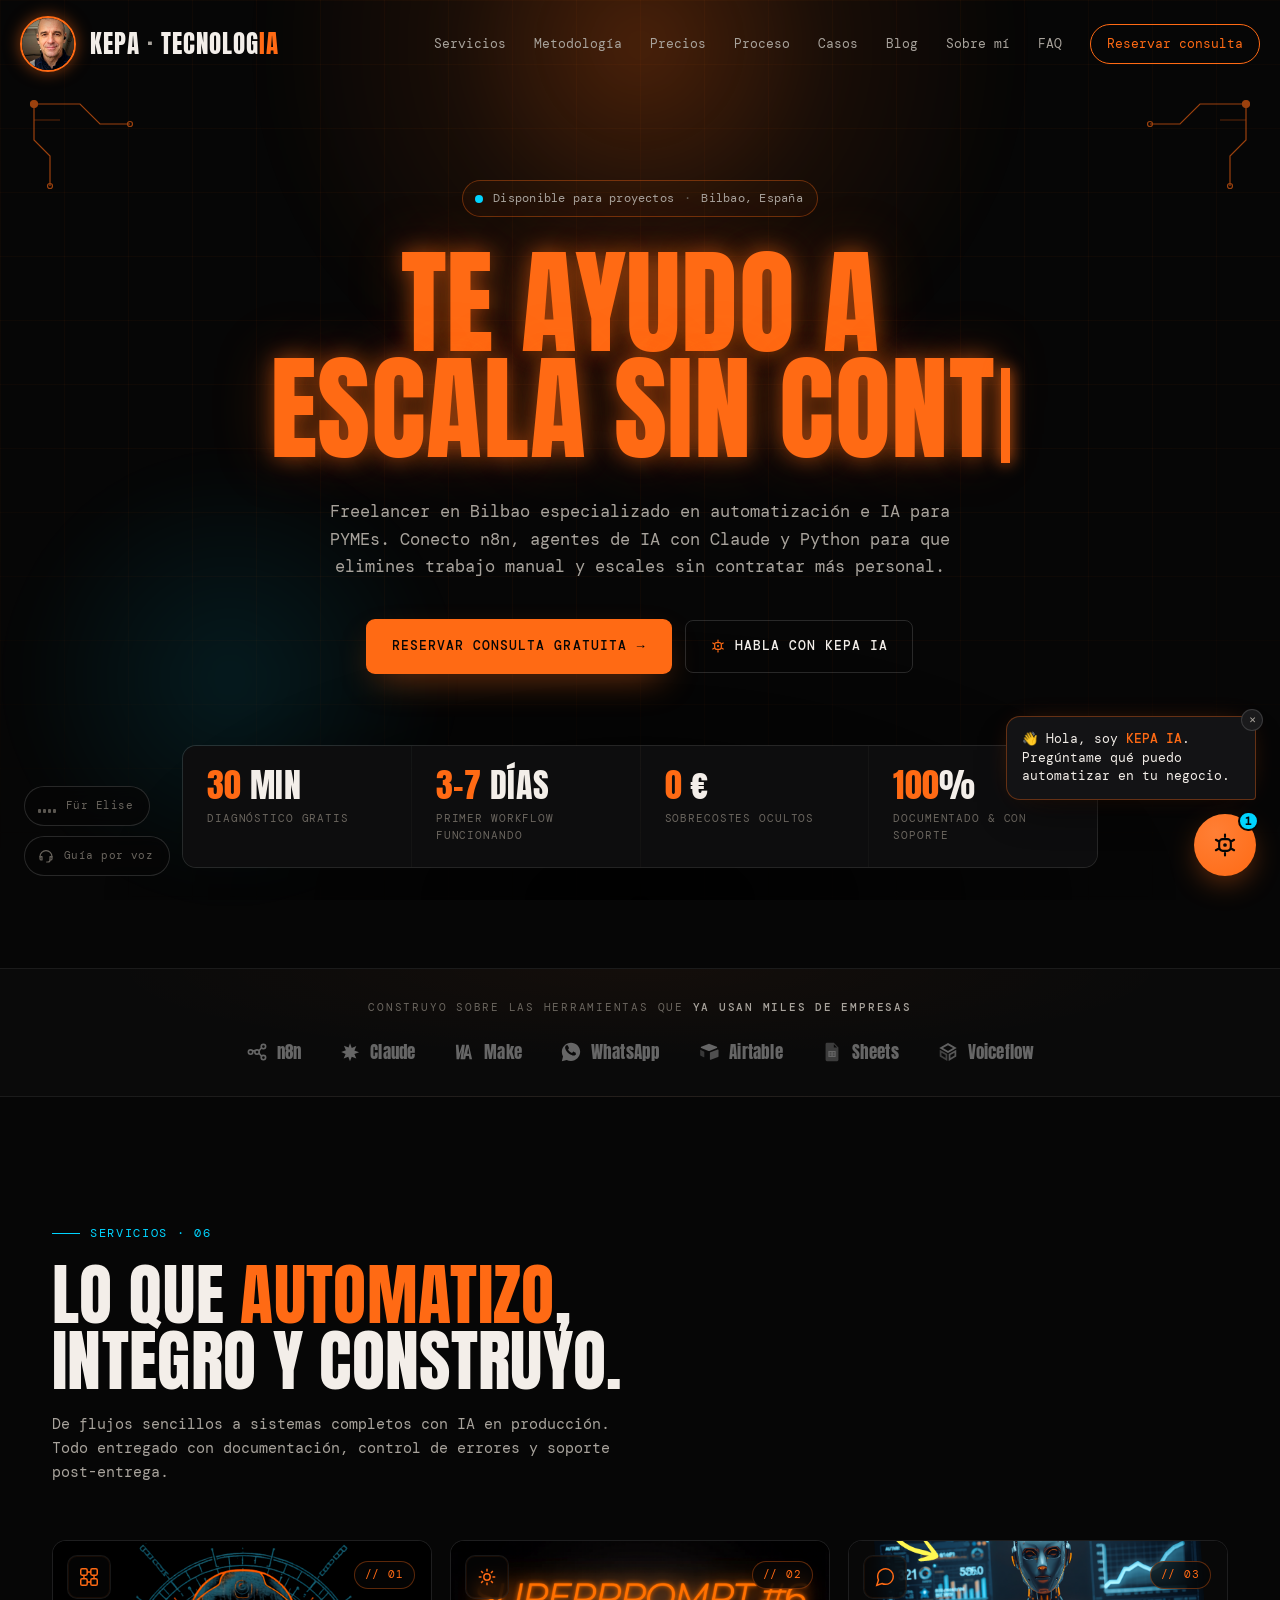
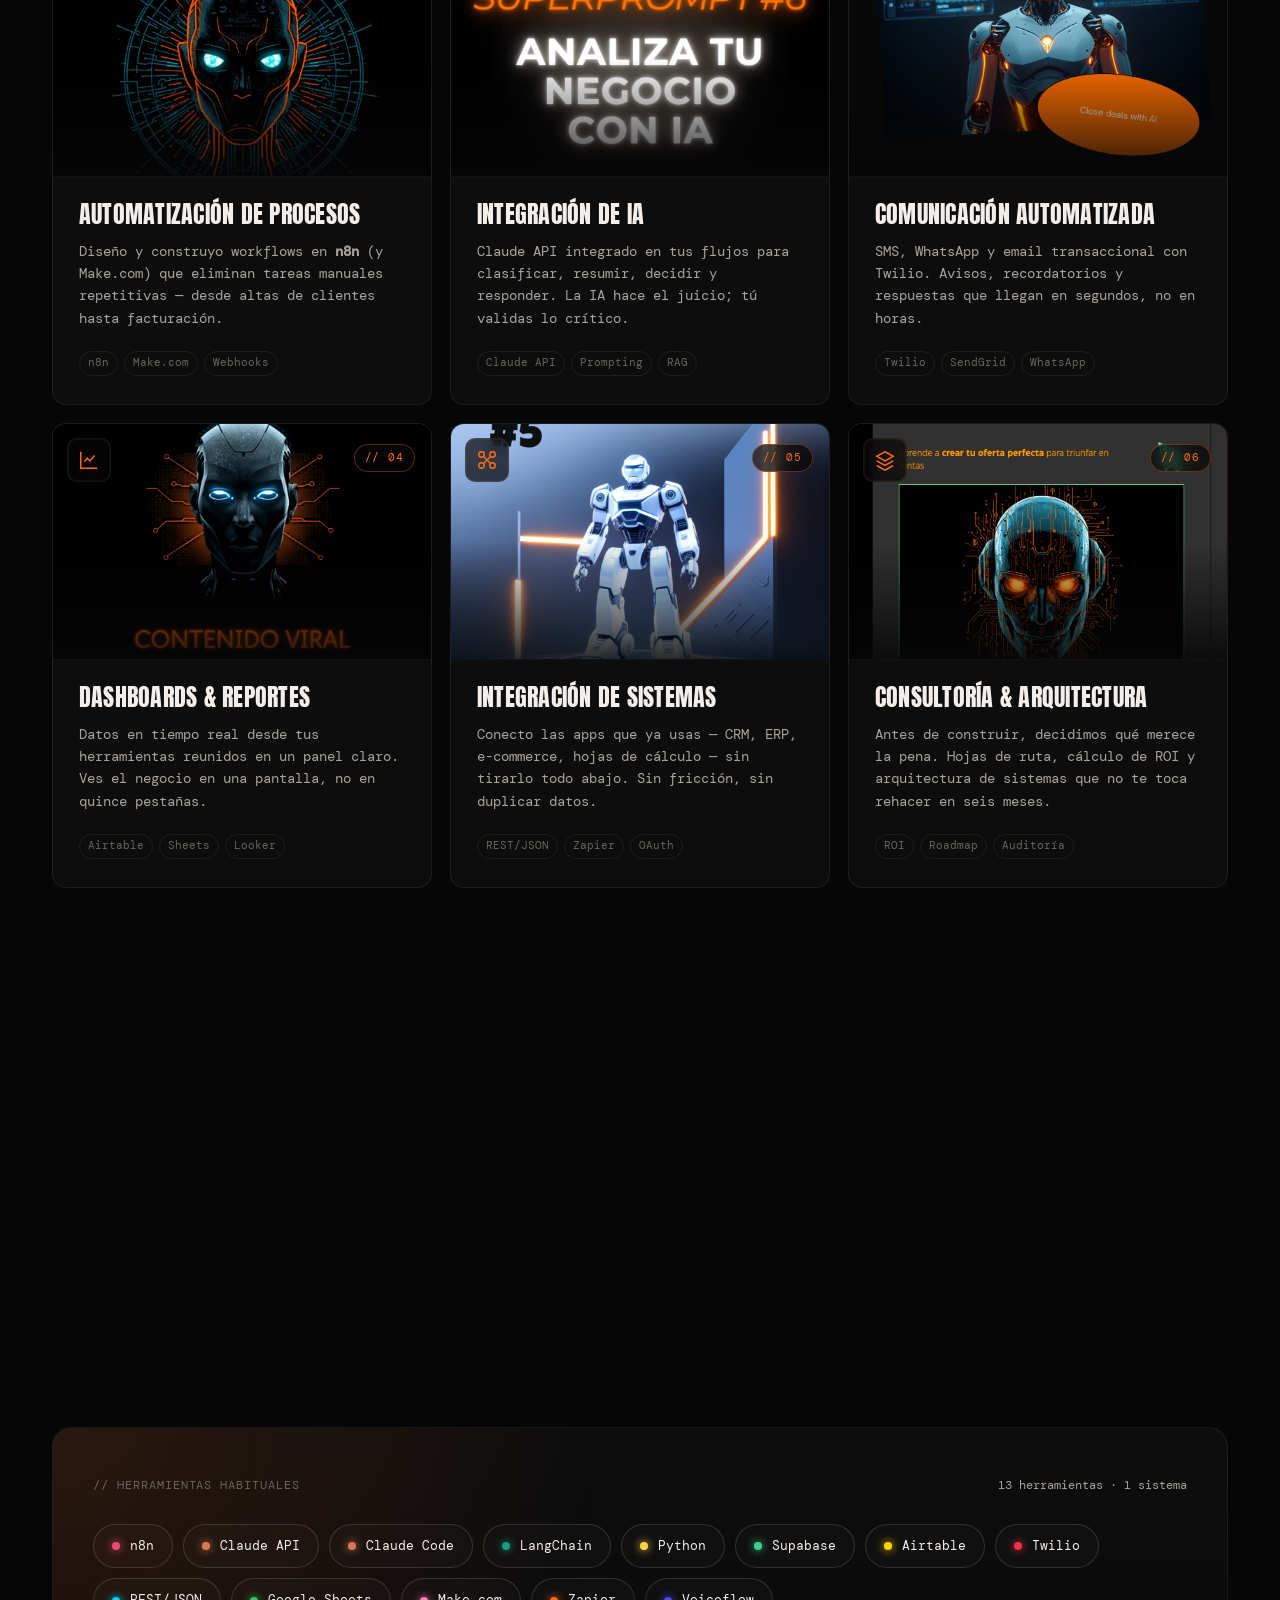
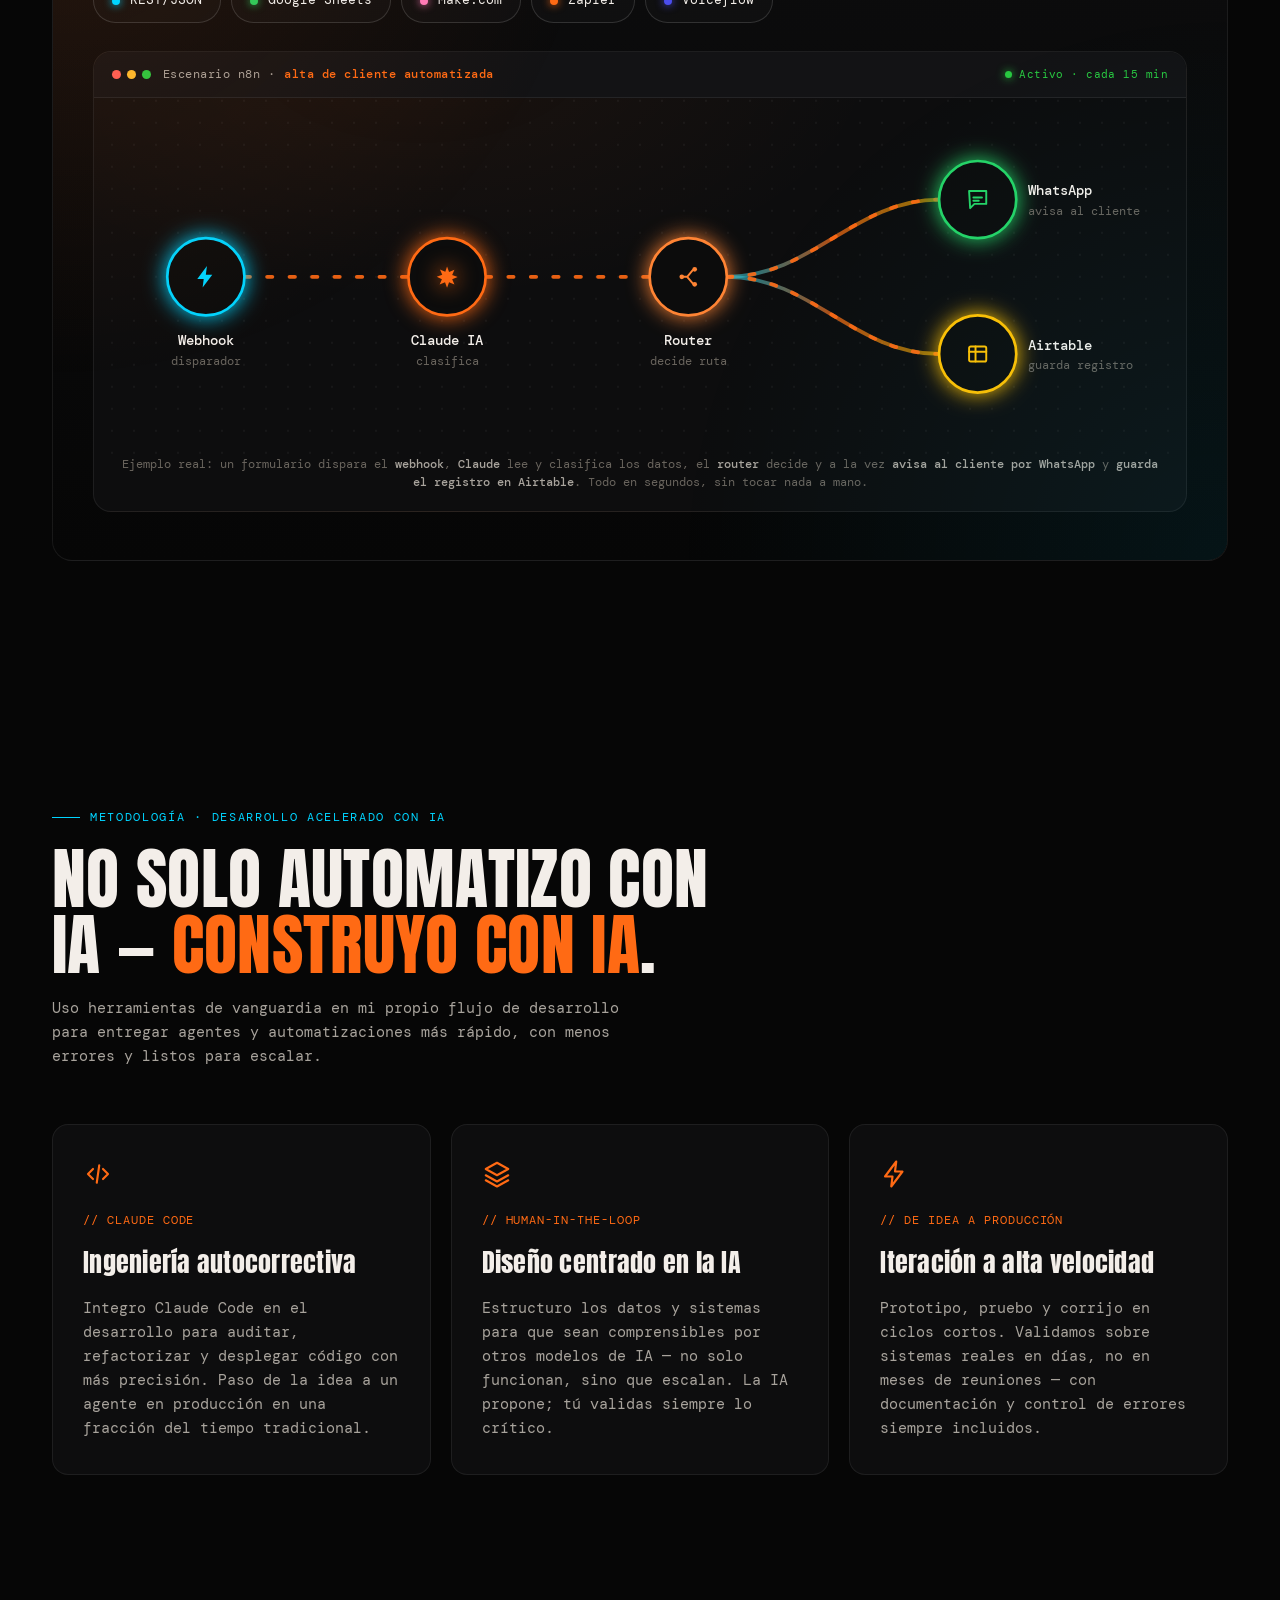
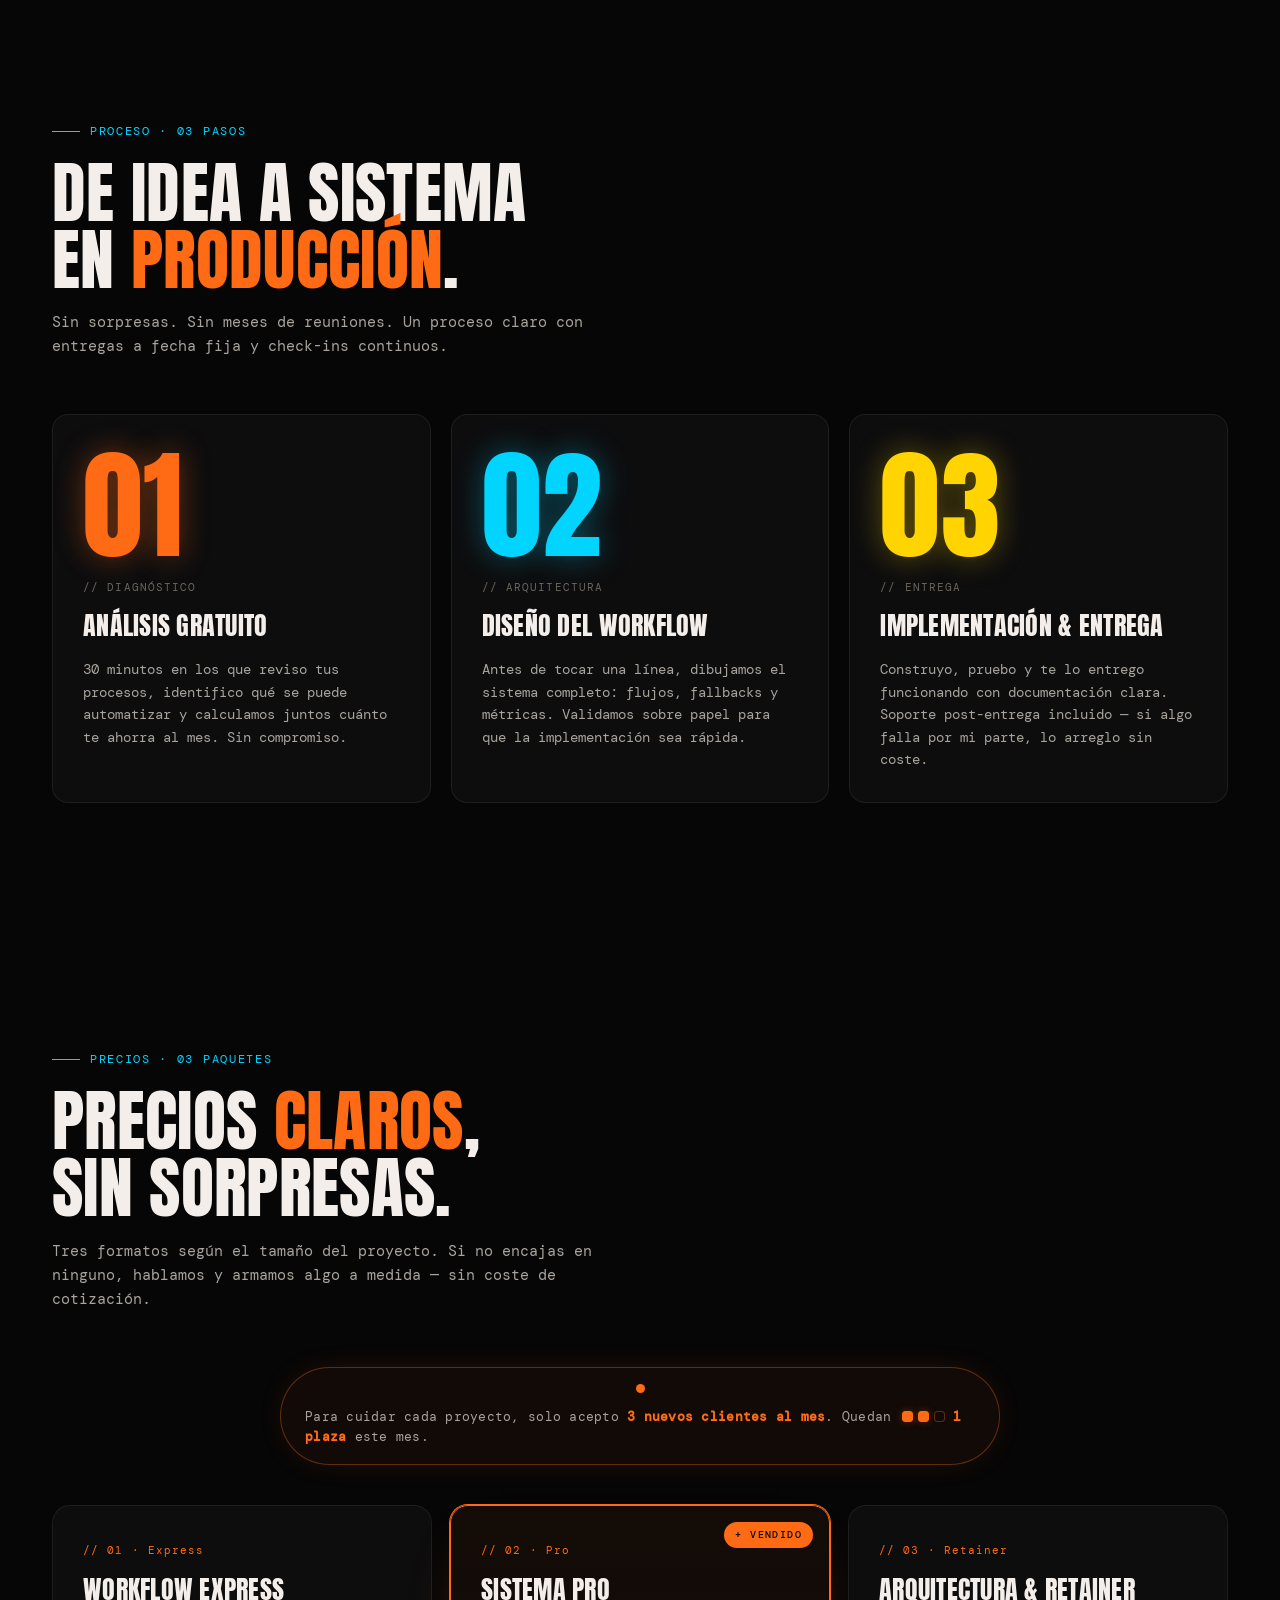
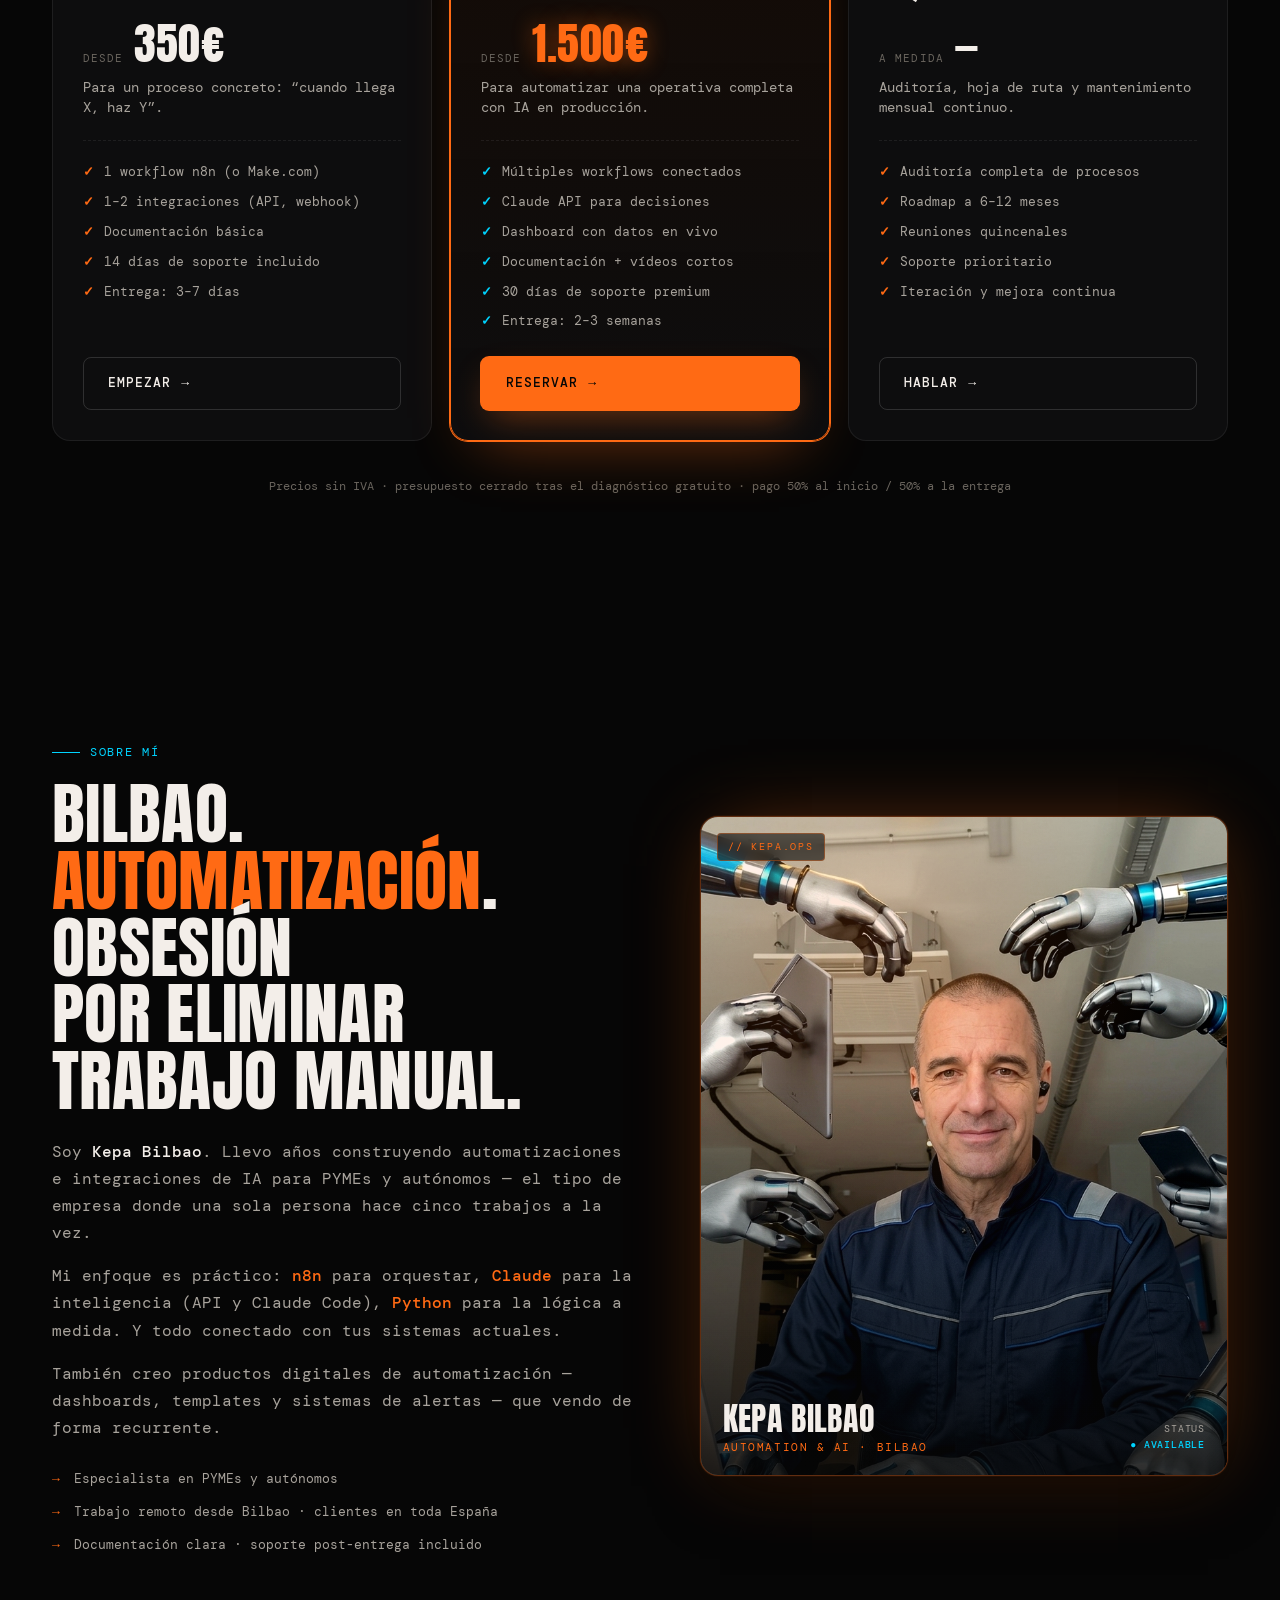
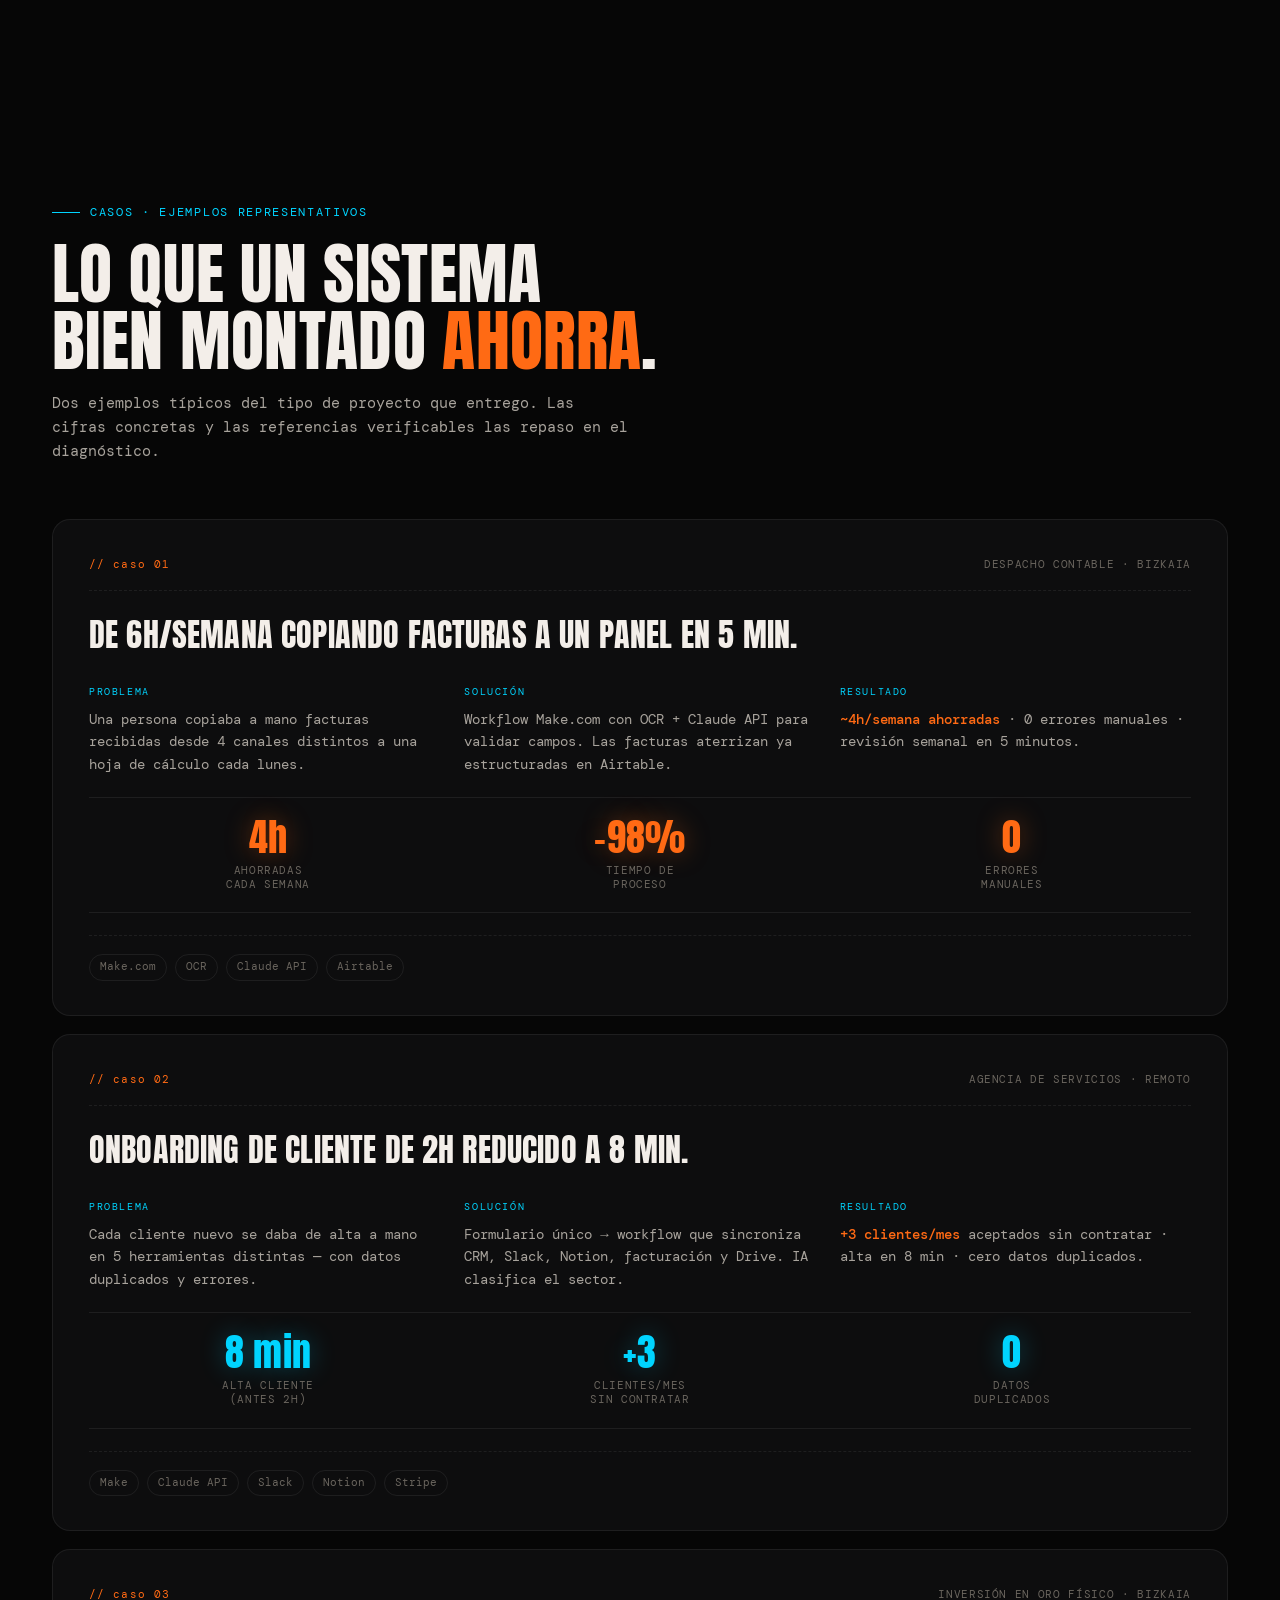
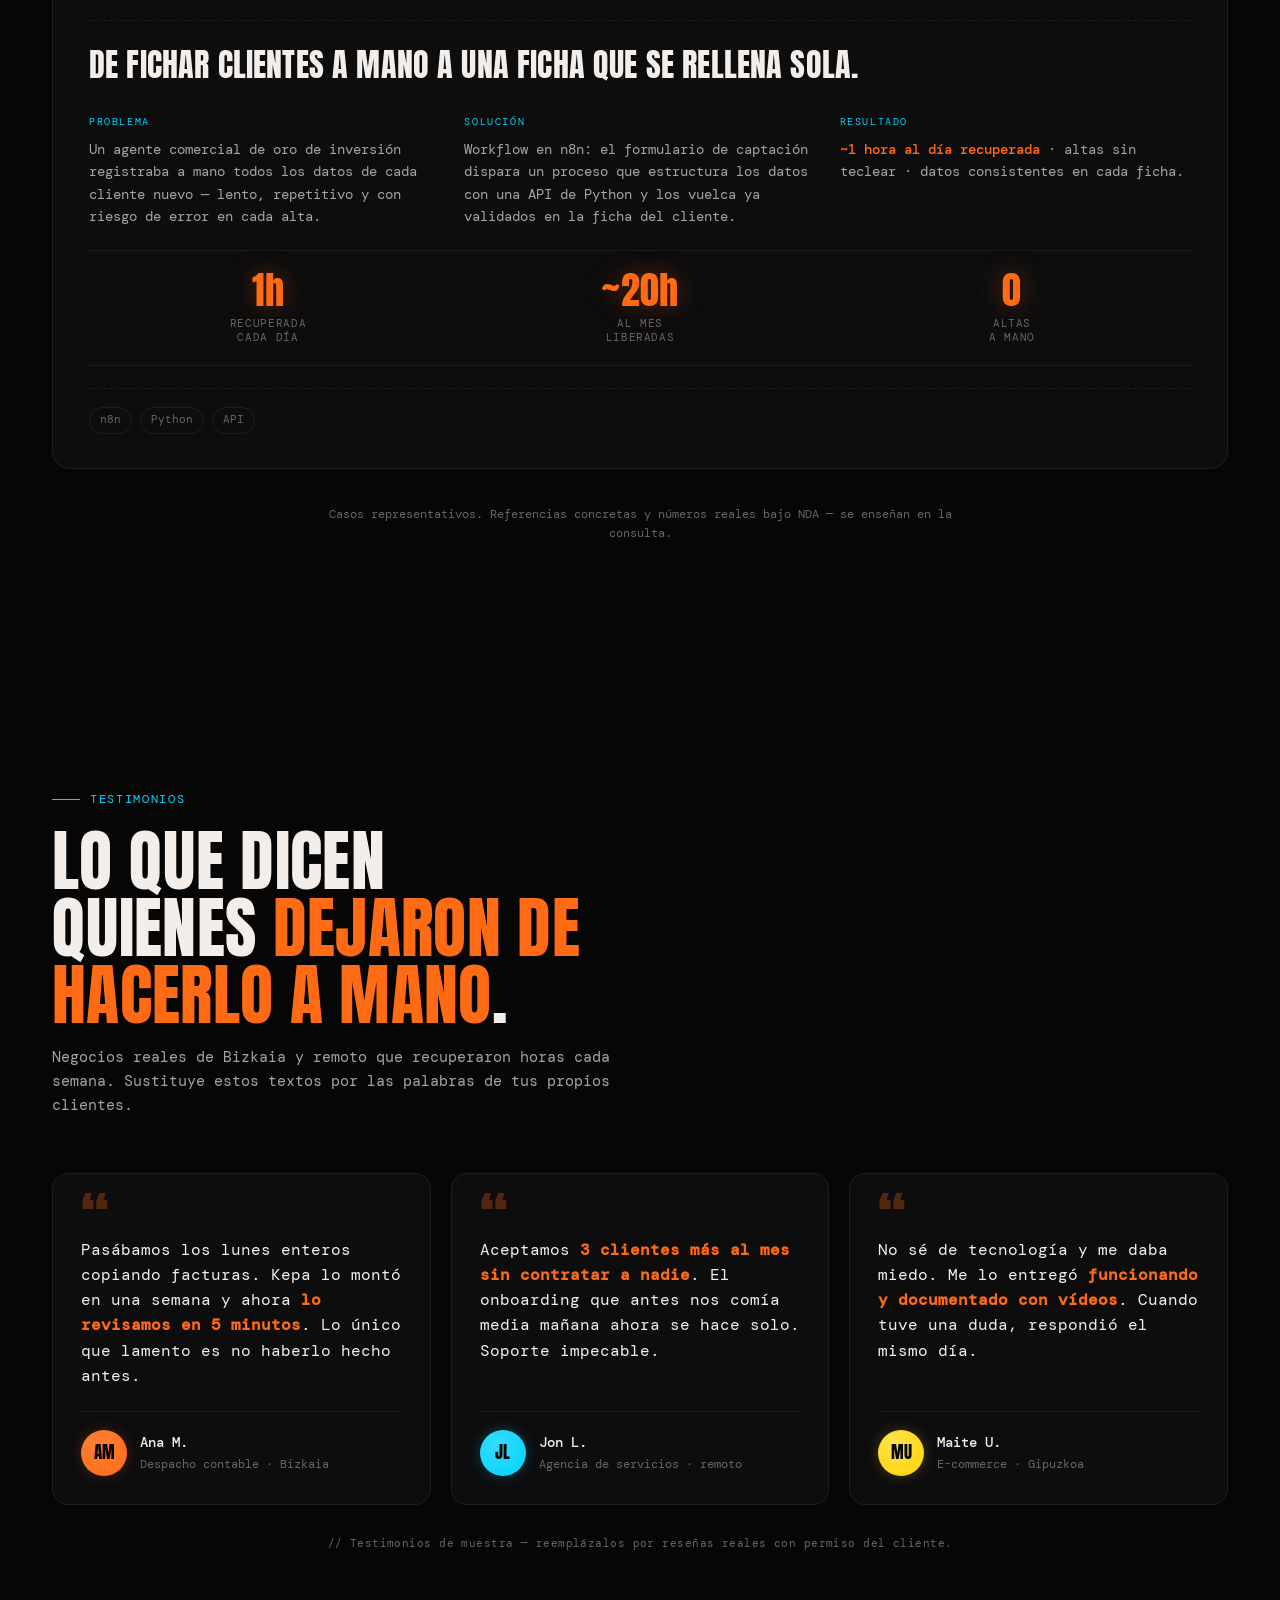
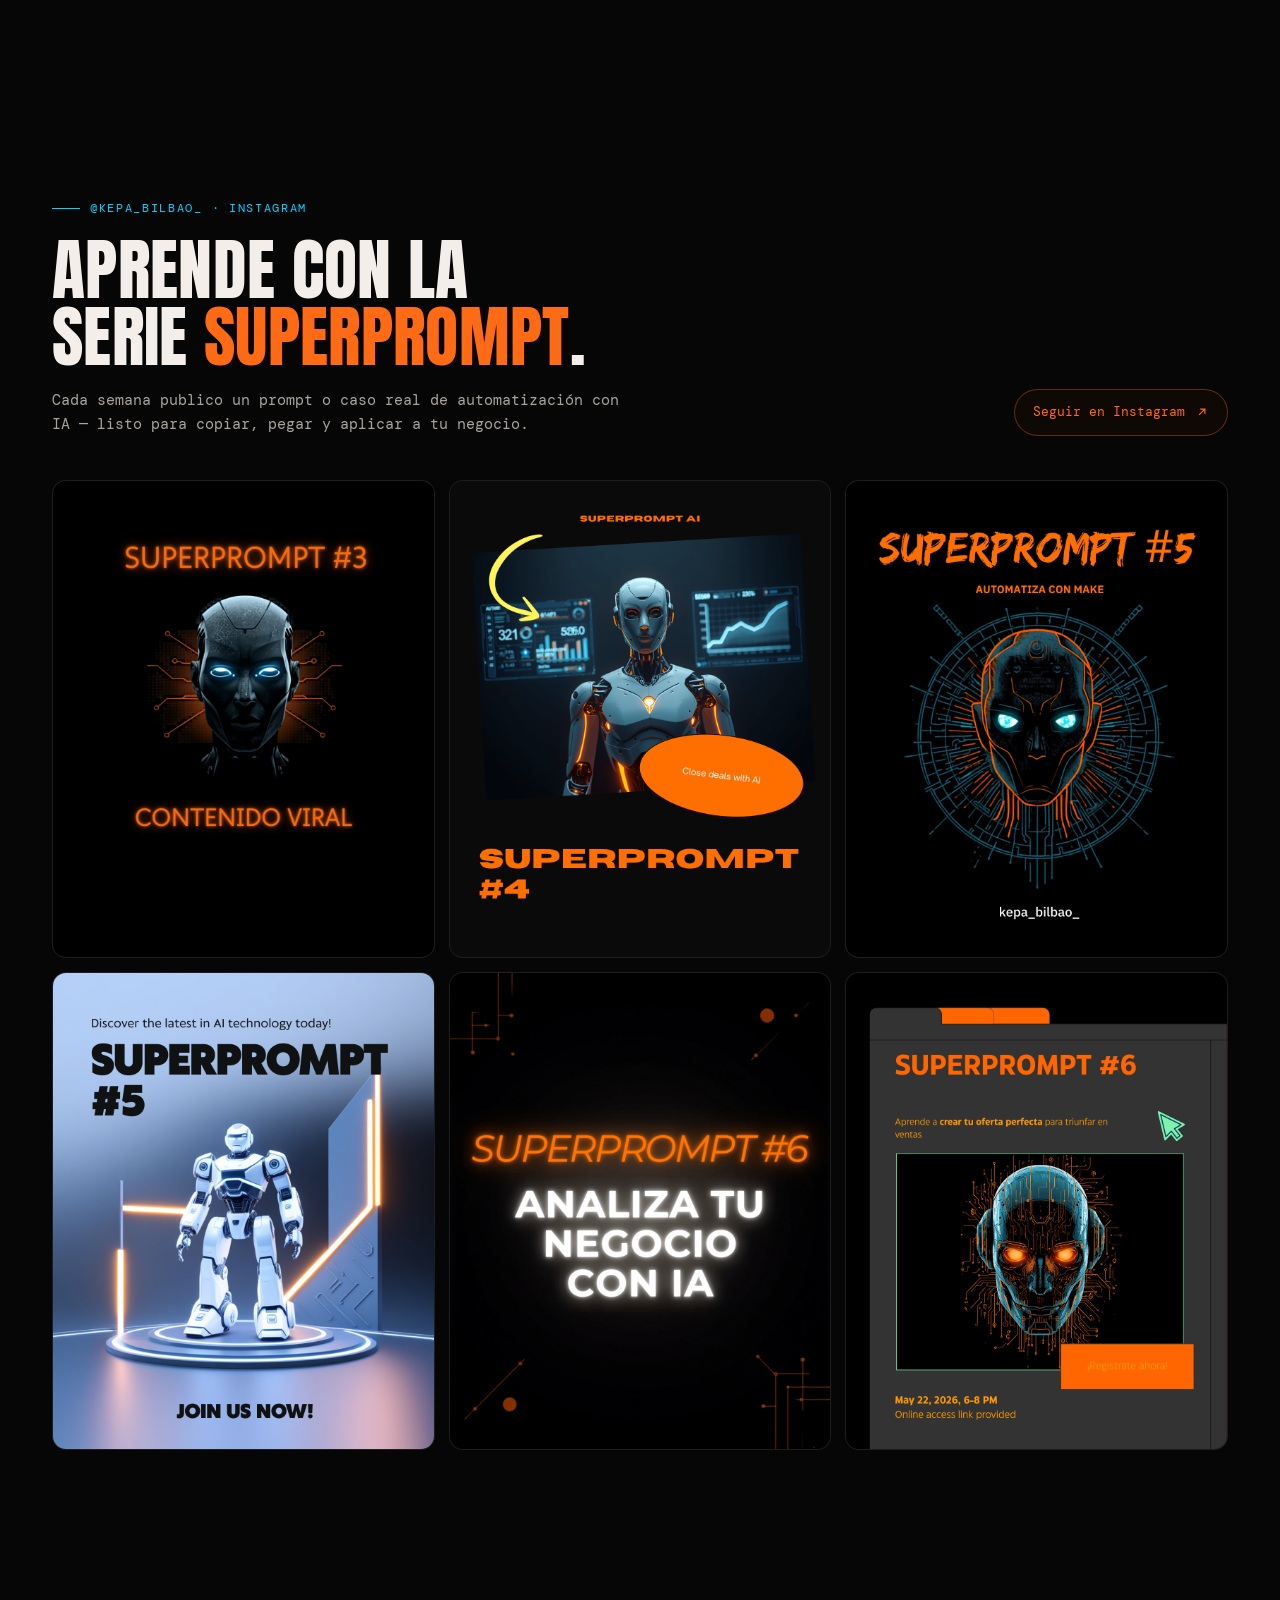
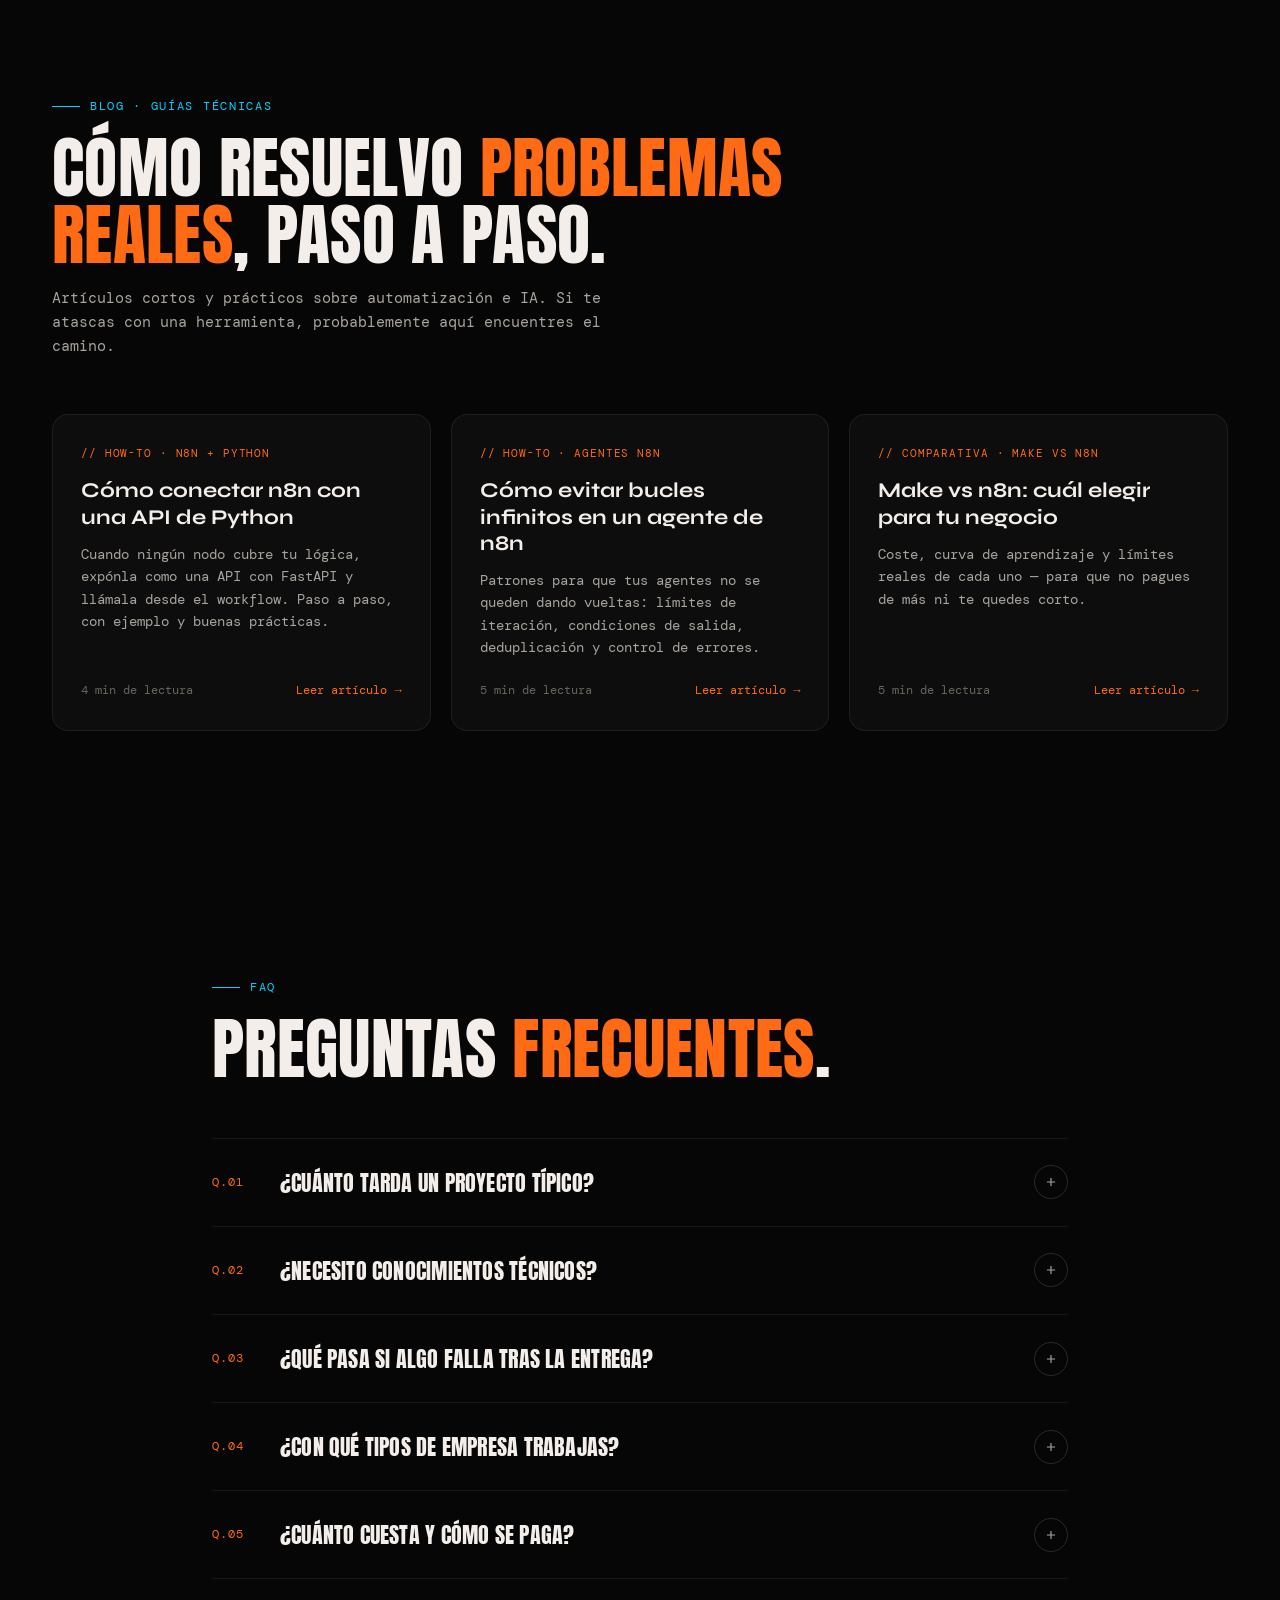
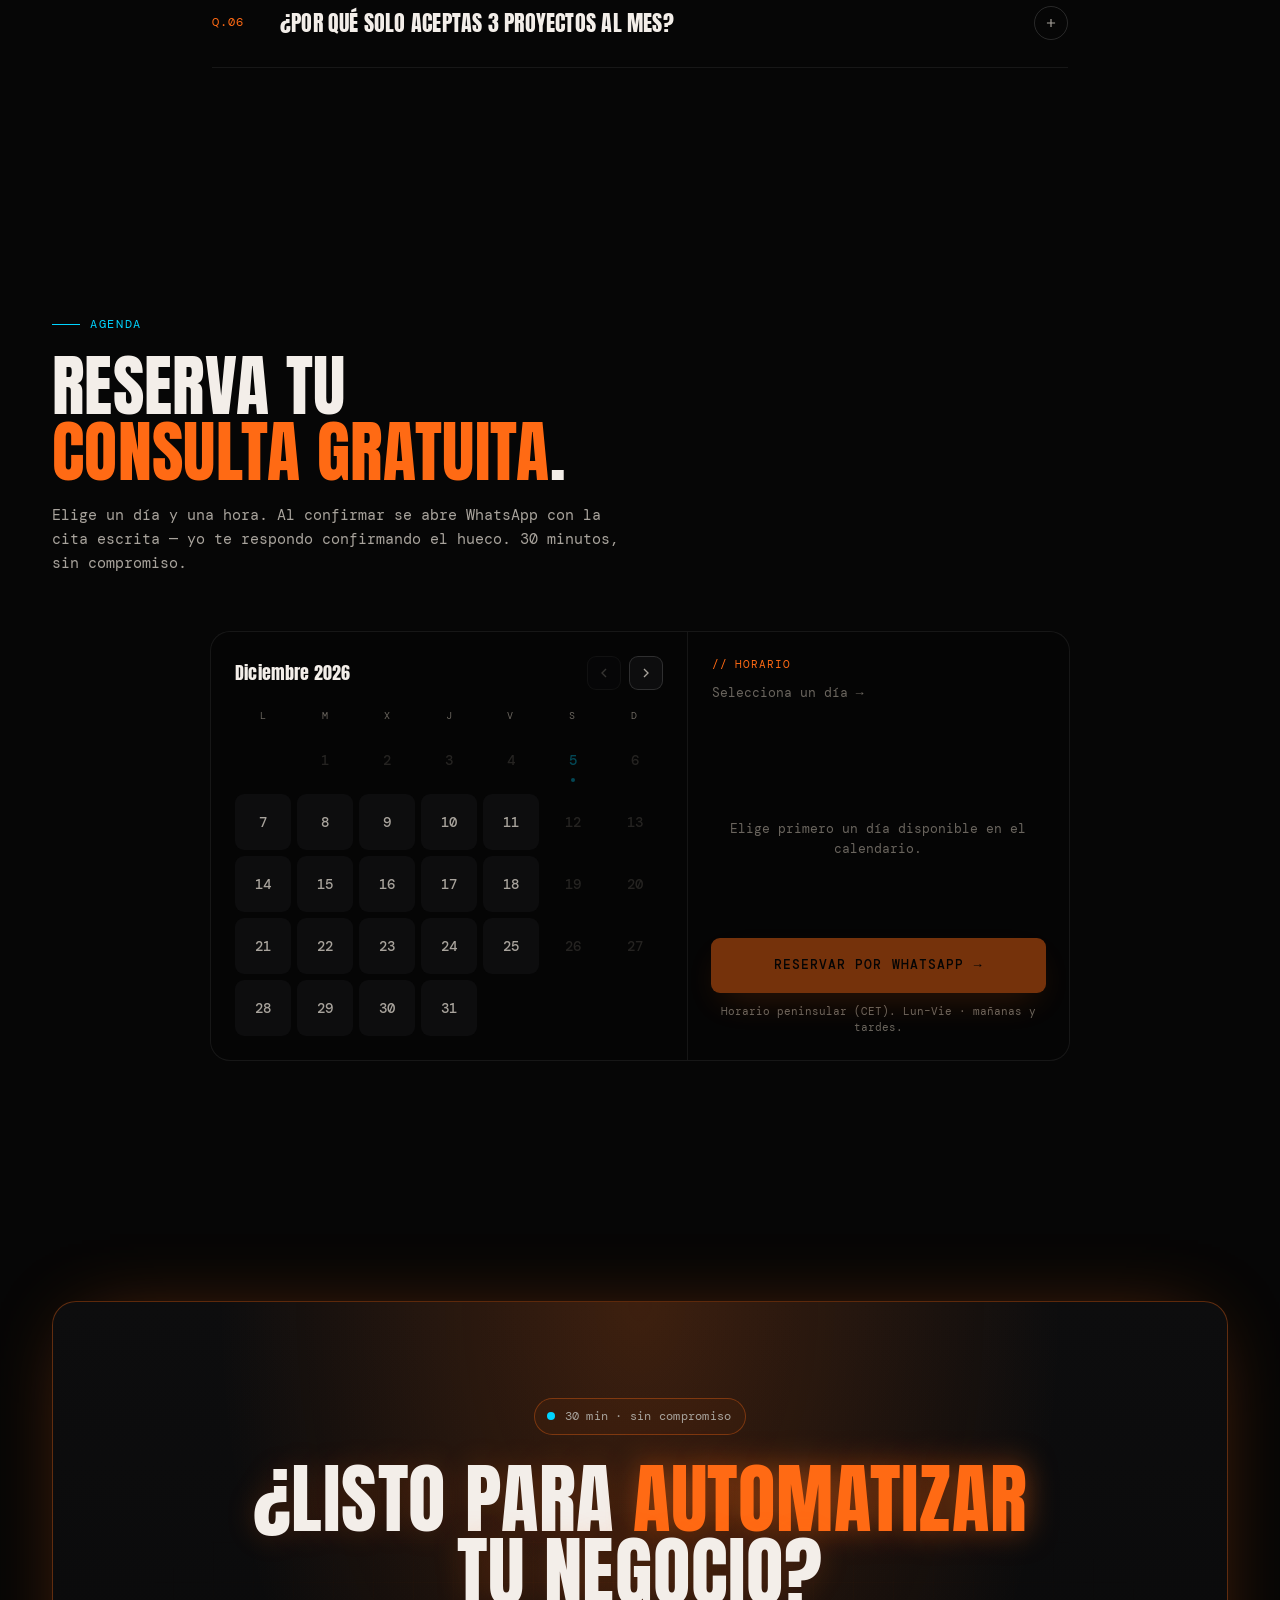
<file: index.html>
<!doctype html>
<html lang="es">
<head>
<meta charset="utf-8" />
<meta name="viewport" content="width=device-width, initial-scale=1" />
<title>Kepa tecnologIA — Automatización e IA para PYMEs</title>
<meta name="description" content="Freelancer en Bilbao. Automatización con n8n, agentes de IA con Claude (API y Claude Code) y Python para PYMEs que quieren escalar sin contratar más personal." />
<meta name="author" content="Kepa Bilbao" />
<meta name="theme-color" content="#ff6a14" />

<!-- Open Graph / Facebook -->
<meta property="og:type" content="website" />
<meta property="og:url" content="https://kepatecnologia.com/" />
<meta property="og:title" content="Kepa tecnologIA — Automatización e IA para PYMEs" />
<meta property="og:description" content="n8n, agentes de IA con Claude y Python para que elimines trabajo manual y escales sin contratar más personal. Bilbao, España." />
<meta property="og:image" content="https://kepatecnologia.com/assets/kepa-photo.png" />
<meta property="og:locale" content="es_ES" />

<!-- Twitter -->
<meta name="twitter:card" content="summary_large_image" />
<meta name="twitter:title" content="Kepa tecnologIA — Automatización e IA para PYMEs" />
<meta name="twitter:description" content="Automatización con n8n y agentes de IA con Claude para PYMEs. 30 min de consulta gratis." />
<meta name="twitter:image" content="https://kepatecnologia.com/assets/kepa-photo.png" />
<link rel="preconnect" href="https://fonts.googleapis.com">
<link rel="preconnect" href="https://fonts.gstatic.com" crossorigin>
<link href="https://fonts.googleapis.com/css2?family=Anton&family=Syne:wght@600;700;800&family=DM+Mono:wght@300;400;500&display=swap" rel="stylesheet">
<!-- ─── JSON-LD · Datos estructurados (E-E-A-T / GEO) ────────
     Le dice a Google, Claude, Perplexity y otras IAs quién es Kepa,
     a qué se dedica, dónde está y con qué tecnologías trabaja. -->
<script type="application/ld+json">
{
  "@context": "https://schema.org",
  "@graph": [
    {
      "@type": "Person",
      "@id": "https://kepatecnologia.com/#kepa",
      "name": "Kepa Bilbao",
      "jobTitle": "Consultor de IA y Automatización",
      "description": "Consultor especializado en automatización inteligente, desarrollo de software con IA y orquestación de agentes autónomos para PYMEs y autónomos.",
      "image": "https://kepatecnologia.com/assets/kepa-photo.png",
      "url": "https://kepatecnologia.com/",
      "email": "kepabilbao67@gmail.com",
      "knowsAbout": [
        "Automatización de procesos",
        "Inteligencia Artificial aplicada",
        "Agentes de IA autónomos",
        "Integración de APIs",
        "Desarrollo Low-Code y No-Code",
        "Python",
        "n8n",
        "LangChain",
        "Claude Code",
        "Claude API",
        "Make.com",
        "Supabase",
        "Airtable",
        "Twilio"
      ],
      "address": {
        "@type": "PostalAddress",
        "addressLocality": "Bilbao",
        "addressRegion": "Bizkaia",
        "addressCountry": "ES"
      },
      "worksFor": { "@id": "https://kepatecnologia.com/#business" },
      "sameAs": [
        "https://www.linkedin.com/in/kepa-bilbao",
        "https://www.fiverr.com/kepabilbotech",
        "https://instagram.com/kepa_bilbao_",
        "https://www.youtube.com/@pedrobilbao4182",
        "https://www.facebook.com/kepa.bilbao"
      ]
    },
    {
      "@type": "ProfessionalService",
      "@id": "https://kepatecnologia.com/#business",
      "name": "KEPA tecnologIA",
      "alternateName": "KepatecnologIA",
      "description": "Consultoría en automatización inteligente e IA: orquestación de agentes autónomos con n8n, LangChain y Python, e integración de Claude (API y Claude Code) para PYMEs. También ecosistemas Low-Code como Make.",
      "url": "https://kepatecnologia.com/",
      "image": "https://kepatecnologia.com/assets/kepa-photo.png",
      "email": "kepabilbao67@gmail.com",
      "telephone": "+34643371782",
      "priceRange": "€€",
      "founder": { "@id": "https://kepatecnologia.com/#kepa" },
      "provider": { "@id": "https://kepatecnologia.com/#kepa" },
      "areaServed": [
        { "@type": "Place", "name": "Bilbao" },
        { "@type": "Place", "name": "Bizkaia" },
        { "@type": "Country", "name": "España" },
        { "@type": "VirtualLocation", "name": "Remoto" }
      ],
      "address": {
        "@type": "PostalAddress",
        "addressLocality": "Bilbao",
        "addressRegion": "Bizkaia",
        "addressCountry": "ES"
      },
      "knowsAbout": [
        "n8n", "Python", "LangChain", "Claude Code", "Claude API", "Make.com", "Supabase", "Airtable", "Twilio"
      ],
      "hasOfferCatalog": {
        "@type": "OfferCatalog",
        "name": "Servicios de automatización e IA",
        "itemListElement": [
          { "@type": "Offer", "itemOffered": { "@type": "Service", "name": "Automatización de procesos con n8n (y Make.com)" } },
          { "@type": "Offer", "itemOffered": { "@type": "Service", "name": "Desarrollo de agentes de IA autónomos con LangChain y Python" } },
          { "@type": "Offer", "itemOffered": { "@type": "Service", "name": "Integración de IA en negocios con Claude API" } },
          { "@type": "Offer", "itemOffered": { "@type": "Service", "name": "Ingeniería de software asistida por Claude Code" } }
        ]
      },
      "sameAs": [
        "https://www.linkedin.com/in/kepa-bilbao",
        "https://www.fiverr.com/kepabilbotech",
        "https://instagram.com/kepa_bilbao_",
        "https://www.youtube.com/@pedrobilbao4182",
        "https://www.facebook.com/kepa.bilbao"
      ]
    },
    {
      "@type": "WebSite",
      "@id": "https://kepatecnologia.com/#website",
      "url": "https://kepatecnologia.com/",
      "name": "KEPA tecnologIA",
      "description": "Automatización e IA para PYMEs desde Bilbao.",
      "inLanguage": "es-ES",
      "publisher": { "@id": "https://kepatecnologia.com/#kepa" }
    }
  ]
}
</script>

<link rel="stylesheet" href="css/styles.css">
<link rel="stylesheet" href="css/tweaks.css">
<style>
  /* Se queda en el HTML: url(#mkGrad) apunta al degradado SVG de esta página.
     Desde un CSS externo algunos navegadores lo buscarían dentro del .css. */
  .mk-conn { stroke: url(#mkGrad); }
</style>
</head>
<body>

<!-- ─── NAV ─────────────────────────────────────────────── -->
<nav class="nav" id="nav">
  <div class="wrap nav-inner">
    <a href="#top" class="logo" aria-label="Kepa tecnologIA — inicio">
      <img src="assets/kepa-mark-5bf6a20a.png" alt="" />
      <span>KEPA <span class="dim">·</span> TECNOLOG<span class="ia">IA</span></span>
    </a>
    <div class="nav-links" id="navLinks">
      <a href="#servicios">Servicios</a>
      <a href="#metodologia">Metodología</a>
      <a href="#precios">Precios</a>
      <a href="#proceso">Proceso</a>
      <a href="#casos">Casos</a>
      <a href="#blog">Blog</a>
      <a href="#sobre-mi">Sobre mí</a>
      <a href="#faq">FAQ</a>
      <a href="#contacto" class="nav-cta">Reservar consulta</a>
    </div>
    <button class="nav-toggle" id="navToggle" aria-label="Abrir menú" aria-expanded="false">
      <span></span><span></span><span></span>
    </button>
  </div>
</nav>
<div class="nav-backdrop" id="navBackdrop" aria-hidden="true"></div>

<!-- ─── HERO ────────────────────────────────────────────── -->
<header class="hero" id="top">
  <div class="hero-glow" aria-hidden="true"></div>
  <div class="hero-glow cyan" aria-hidden="true"></div>

  <!-- circuit corner decorations -->
  <svg class="corner-deco tl" viewBox="0 0 120 120" fill="none" stroke="currentColor" stroke-width="1.2" aria-hidden="true">
    <circle cx="14" cy="14" r="3.5" fill="currentColor"/>
    <path d="M14 14 H 60 L 80 34 H 110"/>
    <path d="M14 14 V 50 L 30 66 V 96"/>
    <circle cx="110" cy="34" r="2.5"/>
    <circle cx="30" cy="96" r="2.5"/>
    <path d="M14 30 H 40" opacity="0.5"/>
  </svg>
  <svg class="corner-deco tr" viewBox="0 0 120 120" fill="none" stroke="currentColor" stroke-width="1.2" aria-hidden="true">
    <circle cx="14" cy="14" r="3.5" fill="currentColor"/>
    <path d="M14 14 H 60 L 80 34 H 110"/>
    <path d="M14 14 V 50 L 30 66 V 96"/>
    <circle cx="110" cy="34" r="2.5"/>
    <circle cx="30" cy="96" r="2.5"/>
    <path d="M14 30 H 40" opacity="0.5"/>
  </svg>

  <div class="wrap hero-inner">
    <span class="badge reveal" id="badge">
      <span class="dot"></span>
      Disponible para proyectos
      <span class="sep">·</span>
      Bilbao, España
    </span>

    <h1 class="hero-title">
      <span class="line reveal d1" style="color: var(--orange); text-shadow: 0 0 22px rgba(255,106,20,0.55), 0 0 60px rgba(255,106,20,0.25);">Te ayudo a</span>
      <span class="line reveal d2"><span class="tw-wrap"><span class="tw" id="typewriter">automatiza tu negocio.</span><span class="caret" aria-hidden="true"></span></span></span>
    </h1>

    <p class="hero-sub reveal d3">
      Freelancer en Bilbao especializado en automatización e IA para PYMEs.
      Conecto n8n, agentes de IA con Claude y Python para que elimines trabajo manual y escales sin contratar más personal.
    </p>

    <div class="hero-ctas reveal d4">
      <a href="#contacto" class="btn btn-primary">
        Reservar consulta gratuita <span class="arrow">→</span>
      </a>
      <button type="button" class="btn btn-ghost btn-kia" data-open-kia>
        <span class="kia-spark" aria-hidden="true">
          <svg width="16" height="16" viewBox="0 0 24 24" fill="none" stroke="currentColor" stroke-width="1.8" stroke-linecap="round" stroke-linejoin="round"><path d="M12 3v2.2M12 18.8V21M4.2 7.5l1.9 1.1M17.9 15.4l1.9 1.1M4.2 16.5l1.9-1.1M17.9 8.6l1.9-1.1"/><rect x="7" y="7" width="10" height="10" rx="3"/><circle cx="12" cy="12" r="1.6" fill="currentColor" stroke="none"/></svg>
        </span>
        Habla con KEPA IA
      </button>
    </div>

    <div class="stats reveal d5">
      <div class="stat">
        <div class="stat-num"><span class="accent">30</span> MIN</div>
        <div class="stat-label">Diagnóstico gratis</div>
      </div>
      <div class="stat">
        <div class="stat-num"><span class="accent">3-7</span> DÍAS</div>
        <div class="stat-label">Primer workflow funcionando</div>
      </div>
      <div class="stat">
        <div class="stat-num"><span class="accent">0</span> €</div>
        <div class="stat-label">Sobrecostes ocultos</div>
      </div>
      <div class="stat">
        <div class="stat-num"><span class="accent">100</span>%</div>
        <div class="stat-label">Documentado &amp; con soporte</div>
      </div>
    </div>
  </div>
</header>

<!-- ─── BANDA DE CONFIANZA ──────────────────────────────── -->
<section class="trust reveal" aria-label="Herramientas que utilizo">
  <div class="wrap">
    <div class="trust-label">Construyo sobre las herramientas que <b>ya usan miles de empresas</b></div>
    <div class="trust-row">
      <span class="trust-logo" data-b="n8n">
        <svg viewBox="0 0 24 24" fill="none" stroke="currentColor" stroke-width="1.8" aria-hidden="true"><circle cx="5" cy="12" r="2.4"/><circle cx="19" cy="6" r="2.4"/><circle cx="19" cy="18" r="2.4"/><circle cx="12" cy="12" r="2.4"/><path d="M7.3 11l2.5-.6M14.2 10.6l2.6-3M14.2 13.4l2.6 3"/></svg>
        n8n
      </span>
      <span class="trust-logo" data-b="claude">
        <svg viewBox="0 0 24 24" fill="currentColor" aria-hidden="true"><path d="M12 2.4l1.9 5.1 5-2.1-2.1 5 5.1 1.9-5.1 1.9 2.1 5-5-2.1-1.9 5.1-1.9-5.1-5 2.1 2.1-5L2.4 12l5.1-1.9-2.1-5 5 2.1z"/></svg>
        Claude
      </span>
      <span class="trust-logo" data-b="make">
        <svg viewBox="0 0 24 24" fill="currentColor" aria-hidden="true"><path d="M4.4 4.1l3 .0 2.5 11.2h.1L12.4 4.1h3.0l-3.3 15.8H8.9L6.4 8.7h-.1l-2.0 11.2H1.4z" opacity="0"/><path d="M3.2 4h2.7l1.0 9.4h.1L9.9 4h3.0l-2.0 16H8.2l1.1-9.6h-.1L6.6 20H3.9z"/><path d="M14.6 4h2.6l3.6 16h-2.8l-.7-3.6h-3.3l-.7 3.6h-2.6zm.9 9.9h2.2L16.7 7.6h-.1z"/></svg>
        Make
      </span>
      <span class="trust-logo" data-b="whatsapp">
        <svg viewBox="0 0 24 24" fill="currentColor" aria-hidden="true"><path d="M12 2C6.5 2 2 6.5 2 12c0 1.7.4 3.4 1.3 4.9L2 22l5.3-1.4c1.4.8 3 1.2 4.7 1.2 5.5 0 10-4.5 10-10S17.5 2 12 2zm5.5 12.4c-.3.7-1.4 1.3-2 1.4-.5.1-1.2.1-1.9-.1-.4-.1-1-.3-1.7-.6-3-1.3-5-4.3-5.1-4.5-.1-.2-1.2-1.6-1.2-3.1s.7-2.2 1-2.5c.3-.3.6-.4.8-.4h.6c.2 0 .4-.1.7.5.3.6 1 2.2 1 2.3 0 .1.1.3 0 .5-.1.2-.2.3-.3.5-.1.2-.3.4-.4.5-.1.1-.3.3-.1.6.2.3.7 1.2 1.6 1.9 1.1 1 2 1.4 2.3 1.5.3.1.4.1.6-.1.2-.2.7-.8.9-1.1.2-.2.4-.2.7-.1.3.1 1.6.8 1.9.9z"/></svg>
        WhatsApp
      </span>
      <span class="trust-logo" data-b="airtable">
        <svg viewBox="0 0 24 24" fill="currentColor" aria-hidden="true"><path d="M11.3 3.2L3.5 6.4c-.6.2-.6 1 0 1.3l7.9 3.1c.4.2.8.2 1.2 0l7.9-3.1c.6-.3.6-1.1 0-1.3l-7.8-3.2a1.7 1.7 0 0 0-1.4 0z"/><path d="M13 13.1v6.8c0 .5.5.8.9.6l8-3.1c.3-.1.5-.4.5-.7V9.9c0-.5-.5-.8-.9-.6l-8 3.1c-.3.1-.5.4-.5.7z" opacity="0.75"/><path d="M2.5 9.6l3.4 1.7 1 .5v5.6c0 .3-.3.5-.6.4l-3.4-1.6c-.3-.2-.5-.5-.5-.8V9.7c0-.1.2-.2.1-.1z" opacity="0.5"/></svg>
        Airtable
      </span>
      <span class="trust-logo" data-b="sheets">
        <svg viewBox="0 0 24 24" fill="currentColor" aria-hidden="true"><path d="M14 2H6.5A1.5 1.5 0 0 0 5 3.5v17A1.5 1.5 0 0 0 6.5 22h11a1.5 1.5 0 0 0 1.5-1.5V7zm0 1.5L17.5 7H14z" opacity="0.55"/><path d="M8 11h8v6.5H8zm1.4 1.4v1.2h2v-1.2zm3.4 0v1.2h2v-1.2zm-3.4 2.4v1.3h2v-1.3zm3.4 0v1.3h2v-1.3z"/></svg>
        Sheets
      </span>
      <span class="trust-logo" data-b="voiceflow">
        <svg viewBox="0 0 24 24" fill="currentColor" aria-hidden="true"><path d="M12 2.2l9.5 5.48v.01L12 13.16 2.5 7.69zm0 2.31L6.49 7.69 12 10.86l5.51-3.17z" opacity="0.95"/><path d="M3 9.46l8.25 4.76v7.58L3 17.04zm1.9 3.28v3.2l4.45 2.57v-3.2z" opacity="0.6"/><path d="M21 9.46v7.58l-8.25 4.76v-7.58zm-1.9 3.28l-4.45 2.57v3.2l4.45-2.57z" opacity="0.85"/></svg>
        Voiceflow
      </span>
    </div>
  </div>
</section>

<!-- ─── SERVICIOS ───────────────────────────────────────── -->
<section id="servicios">
  <div class="wrap">
    <div class="sec-head reveal">
      <div class="sec-eyebrow">Servicios · 06</div>
      <h2 class="sec-title">Lo que <span class="o">automatizo</span>, integro y construyo.</h2>
      <p class="sec-sub">De flujos sencillos a sistemas completos con IA en producción. Todo entregado con documentación, control de errores y soporte post-entrega.</p>
    </div>

    <div class="services-grid">
      <article class="service reveal">
        <div class="service-cover">
          <img src="assets/post-3-make.png" alt="" />
        </div>
        <div class="service-num">// 01</div>
        <div class="service-ico" aria-hidden="true">
          <svg width="22" height="22" viewBox="0 0 24 24" fill="none" stroke="currentColor" stroke-width="1.6"><rect x="3" y="3" width="7" height="7" rx="1.5"/><rect x="14" y="3" width="7" height="7" rx="1.5"/><rect x="3" y="14" width="7" height="7" rx="1.5"/><rect x="14" y="14" width="7" height="7" rx="1.5"/><path d="M10 6.5h4M6.5 10v4M17.5 10v4M10 17.5h4"/></svg>
        </div>
        <div class="service-body">
          <h3>Automatización de Procesos</h3>
          <p>Diseño y construyo workflows en <strong>n8n</strong> (y Make.com) que eliminan tareas manuales repetitivas — desde altas de clientes hasta facturación.</p>
          <div class="service-tools"><span>n8n</span><span>Make.com</span><span>Webhooks</span></div>
        </div>
      </article>

      <article class="service reveal d1">
        <div class="service-cover">
          <img src="assets/post-2-analiza.png" alt="" />
        </div>
        <div class="service-num">// 02</div>
        <div class="service-ico" aria-hidden="true">
          <svg width="22" height="22" viewBox="0 0 24 24" fill="none" stroke="currentColor" stroke-width="1.6"><path d="M12 3v3M12 18v3M3 12h3M18 12h3M5.6 5.6l2.1 2.1M16.3 16.3l2.1 2.1M5.6 18.4l2.1-2.1M16.3 7.7l2.1-2.1"/><circle cx="12" cy="12" r="3.5"/></svg>
        </div>
        <div class="service-body">
          <h3>Integración de IA</h3>
          <p>Claude API integrado en tus flujos para clasificar, resumir, decidir y responder. La IA hace el juicio; tú validas lo crítico.</p>
          <div class="service-tools"><span>Claude API</span><span>Prompting</span><span>RAG</span></div>
        </div>
      </article>

      <article class="service reveal d2">
        <div class="service-cover">
          <img src="assets/post-5-close.png" alt="" />
        </div>
        <div class="service-num">// 03</div>
        <div class="service-ico" aria-hidden="true">
          <svg width="22" height="22" viewBox="0 0 24 24" fill="none" stroke="currentColor" stroke-width="1.6"><path d="M21 11.5a8.4 8.4 0 0 1-.9 3.8 8.5 8.5 0 0 1-7.6 4.7 8.4 8.4 0 0 1-3.8-.9L3 21l1.9-5.7a8.4 8.4 0 0 1-.9-3.8 8.5 8.5 0 0 1 4.7-7.6 8.4 8.4 0 0 1 3.8-.9h.5a8.5 8.5 0 0 1 8 8v.5z"/></svg>
        </div>
        <div class="service-body">
          <h3>Comunicación Automatizada</h3>
          <p>SMS, WhatsApp y email transaccional con Twilio. Avisos, recordatorios y respuestas que llegan en segundos, no en horas.</p>
          <div class="service-tools"><span>Twilio</span><span>SendGrid</span><span>WhatsApp</span></div>
        </div>
      </article>

      <article class="service reveal">
        <div class="service-cover">
          <img src="assets/post-4-viral.png" alt="" />
        </div>
        <div class="service-num">// 04</div>
        <div class="service-ico" aria-hidden="true">
          <svg width="22" height="22" viewBox="0 0 24 24" fill="none" stroke="currentColor" stroke-width="1.6"><path d="M3 3v18h18"/><path d="M7 14l3-4 3 3 5-6"/></svg>
        </div>
        <div class="service-body">
          <h3>Dashboards &amp; Reportes</h3>
          <p>Datos en tiempo real desde tus herramientas reunidos en un panel claro. Ves el negocio en una pantalla, no en quince pestañas.</p>
          <div class="service-tools"><span>Airtable</span><span>Sheets</span><span>Looker</span></div>
        </div>
      </article>

      <article class="service reveal d1">
        <div class="service-cover">
          <img src="assets/post-6-join.png" alt="" />
        </div>
        <div class="service-num">// 05</div>
        <div class="service-ico" aria-hidden="true">
          <svg width="22" height="22" viewBox="0 0 24 24" fill="none" stroke="currentColor" stroke-width="1.6"><circle cx="6" cy="6" r="3"/><circle cx="18" cy="18" r="3"/><path d="M8.5 8.5L15.5 15.5"/><circle cx="18" cy="6" r="3"/><circle cx="6" cy="18" r="3"/><path d="M15.5 8.5L8.5 15.5"/></svg>
        </div>
        <div class="service-body">
          <h3>Integración de Sistemas</h3>
          <p>Conecto las apps que ya usas — CRM, ERP, e-commerce, hojas de cálculo — sin tirarlo todo abajo. Sin fricción, sin duplicar datos.</p>
          <div class="service-tools"><span>REST/JSON</span><span>Zapier</span><span>OAuth</span></div>
        </div>
      </article>

      <article class="service reveal d2">
        <div class="service-cover">
          <img src="assets/post-1-oferta.png" alt="" />
        </div>
        <div class="service-num">// 06</div>
        <div class="service-ico" aria-hidden="true">
          <svg width="22" height="22" viewBox="0 0 24 24" fill="none" stroke="currentColor" stroke-width="1.6"><path d="M12 3l9 5-9 5-9-5 9-5z"/><path d="M3 13l9 5 9-5"/><path d="M3 18l9 5 9-5"/></svg>
        </div>
        <div class="service-body">
          <h3>Consultoría &amp; Arquitectura</h3>
          <p>Antes de construir, decidimos qué merece la pena. Hojas de ruta, cálculo de ROI y arquitectura de sistemas que no te toca rehacer en seis meses.</p>
          <div class="service-tools"><span>ROI</span><span>Roadmap</span><span>Auditoría</span></div>
        </div>
      </article>
    </div>
  </div>
</section>

<!-- ─── STACK ───────────────────────────────────────────── -->
<section id="stack">
  <div class="wrap">
    <div class="sec-head reveal">
      <div class="sec-eyebrow">Stack tecnológico</div>
      <h2 class="sec-title">Herramientas que ya <span class="o">hablan entre sí</span>.</h2>
      <p class="sec-sub">No reinvento la rueda — uso lo mejor de cada plataforma y las hago funcionar juntas como un solo sistema.</p>
    </div>

    <div class="stack-wrap reveal">
      <div style="display:flex;align-items:center;justify-content:space-between;flex-wrap:wrap;gap:16px;position:relative;">
        <div style="font-family:var(--font-mono);font-size:12px;color:var(--text-mute);letter-spacing:0.08em;text-transform:uppercase;">// herramientas habituales</div>
        <div style="font-family:var(--font-mono);font-size:12px;color:var(--text-dim);">13 herramientas · 1 sistema</div>
      </div>
      <div class="stack-grid">
        <span class="pill" data-tool="n8n"><span class="pip"></span><span class="name">n8n</span></span>
        <span class="pill" data-tool="claude"><span class="pip"></span><span class="name">Claude API</span></span>
        <span class="pill" data-tool="claudecode"><span class="pip"></span><span class="name">Claude Code</span></span>
        <span class="pill" data-tool="langchain"><span class="pip"></span><span class="name">LangChain</span></span>
        <span class="pill" data-tool="python"><span class="pip"></span><span class="name">Python</span></span>
        <span class="pill" data-tool="supabase"><span class="pip"></span><span class="name">Supabase</span></span>
        <span class="pill" data-tool="airtable"><span class="pip"></span><span class="name">Airtable</span></span>
        <span class="pill" data-tool="twilio"><span class="pip"></span><span class="name">Twilio</span></span>
        <span class="pill" data-tool="rest"><span class="pip"></span><span class="name">REST/JSON</span></span>
        <span class="pill" data-tool="sheets"><span class="pip"></span><span class="name">Google Sheets</span></span>
        <span class="pill" data-tool="make"><span class="pip"></span><span class="name">Make.com</span></span>
        <span class="pill" data-tool="zapier"><span class="pip"></span><span class="name">Zapier</span></span>
        <span class="pill" data-tool="voiceflow"><span class="pip"></span><span class="name">Voiceflow</span></span>
      </div>

      <div class="make-scene" aria-label="Ejemplo de escenario en n8n: alta de cliente automatizada">
        <div class="make-bar">
          <div class="make-dots" aria-hidden="true"><span></span><span></span><span></span></div>
          <div class="make-bar-title">Escenario n8n · <b>alta de cliente automatizada</b></div>
          <div class="make-bar-run"><span class="live"></span> Activo · cada 15 min</div>
        </div>
        <div class="make-canvas">
          <svg viewBox="0 0 1000 300" role="img" aria-label="Webhook a Claude IA, router que reparte hacia WhatsApp y Airtable">
            <defs>
              <linearGradient id="mkGrad" x1="0" y1="0" x2="1" y2="0">
                <stop offset="0" stop-color="#00d4ff" stop-opacity="0.55"/>
                <stop offset="0.5" stop-color="#ff6a14" stop-opacity="0.7"/>
                <stop offset="1" stop-color="#ffbf00" stop-opacity="0.55"/>
              </linearGradient>
            </defs>

            <!-- connectors -->
            <path class="mk-conn" d="M131 150 C205 150 210 150 284 150"/>
            <path class="mk-conn" d="M356 150 C430 150 435 150 509 150"/>
            <path class="mk-conn" d="M581 150 C660 150 700 78 779 78"/>
            <path class="mk-conn" d="M581 150 C660 150 700 222 779 222"/>
            <!-- animated flow -->
            <path class="mk-flow" d="M131 150 C205 150 210 150 284 150"/>
            <path class="mk-flow" d="M356 150 C430 150 435 150 509 150"/>
            <path class="mk-flow" d="M581 150 C660 150 700 78 779 78"/>
            <path class="mk-flow" d="M581 150 C660 150 700 222 779 222"/>

            <!-- node 1 · webhook (cyan) -->
            <g style="color:#00d4ff">
              <circle class="mk-ring mk-glow" cx="95" cy="150" r="36" stroke="currentColor"/>
              <g transform="translate(83,138)" fill="none" stroke="currentColor" stroke-width="1.8" stroke-linecap="round" stroke-linejoin="round">
                <path d="M13 2L4 14h6l-1 8 9-12h-6l1-8z" fill="currentColor" stroke="none"/>
              </g>
              <text class="mk-label" x="95" y="214" text-anchor="middle">Webhook</text>
              <text class="mk-sub" x="95" y="232" text-anchor="middle">disparador</text>
            </g>

            <!-- node 2 · Claude IA (orange) -->
            <g style="color:#ff6a14">
              <circle class="mk-ring mk-glow" cx="320" cy="150" r="36" stroke="currentColor"/>
              <path class="mk-glow" transform="translate(308,138)" fill="currentColor" d="M12 2.4l1.9 5.1 5-2.1-2.1 5 5.1 1.9-5.1 1.9 2.1 5-5-2.1-1.9 5.1-1.9-5.1-5 2.1 2.1-5L2.4 12l5.1-1.9-2.1-5 5 2.1z"/>
              <text class="mk-label" x="320" y="214" text-anchor="middle">Claude IA</text>
              <text class="mk-sub" x="320" y="232" text-anchor="middle">clasifica</text>
            </g>

            <!-- node 3 · router (orange) -->
            <g style="color:#ff8434">
              <circle class="mk-ring mk-glow" cx="545" cy="150" r="36" stroke="currentColor"/>
              <g transform="translate(533,138)" fill="none" stroke="currentColor" stroke-width="1.8" stroke-linecap="round" stroke-linejoin="round">
                <circle cx="6" cy="12" r="2.2" fill="currentColor" stroke="none"/>
                <circle cx="18" cy="5" r="2.2" fill="currentColor" stroke="none"/>
                <circle cx="18" cy="19" r="2.2" fill="currentColor" stroke="none"/>
                <path d="M8 12h3l5-6M11 12l5 6"/>
              </g>
              <text class="mk-label" x="545" y="214" text-anchor="middle">Router</text>
              <text class="mk-sub" x="545" y="232" text-anchor="middle">decide ruta</text>
            </g>

            <!-- node 4 · WhatsApp (green) -->
            <g style="color:#25d366">
              <circle class="mk-ring mk-glow" cx="815" cy="78" r="36" stroke="currentColor"/>
              <g transform="translate(803,66)" fill="none" stroke="currentColor" stroke-width="1.8" stroke-linecap="round" stroke-linejoin="round">
                <path d="M4 4h16v12H9l-4 4z"/>
                <path d="M8 10h8M8 13h5"/>
              </g>
              <text class="mk-label" x="862" y="74" text-anchor="start">WhatsApp</text>
              <text class="mk-sub" x="862" y="92" text-anchor="start">avisa al cliente</text>
            </g>

            <!-- node 5 · Airtable (yellow) -->
            <g style="color:#ffbf00">
              <circle class="mk-ring mk-glow" cx="815" cy="222" r="36" stroke="currentColor"/>
              <g transform="translate(803,210)" fill="none" stroke="currentColor" stroke-width="1.8" stroke-linecap="round" stroke-linejoin="round">
                <rect x="4" y="5" width="16" height="14" rx="1.5"/>
                <path d="M4 10h16M10 5v14"/>
              </g>
              <text class="mk-label" x="862" y="218" text-anchor="start">Airtable</text>
              <text class="mk-sub" x="862" y="236" text-anchor="start">guarda registro</text>
            </g>
          </svg>
        </div>
        <div class="make-caption">
          Ejemplo real: un formulario dispara el <b>webhook</b>, <b>Claude</b> lee y clasifica los datos, el <b>router</b> decide y a la vez <b>avisa al cliente por WhatsApp</b> y <b>guarda el registro en Airtable</b>. Todo en segundos, sin tocar nada a mano.
        </div>
      </div>
    </div>
  </div>
</section>

<!-- ─── METODOLOGÍA ─────────────────────────────────────── -->
<section id="metodologia">
  <div class="wrap">
    <div class="sec-head reveal">
      <div class="sec-eyebrow">Metodología · Desarrollo acelerado con IA</div>
      <h2 class="sec-title">No solo automatizo con IA — <span class="o">construyo con IA</span>.</h2>
      <p class="sec-sub">Uso herramientas de vanguardia en mi propio flujo de desarrollo para entregar agentes y automatizaciones más rápido, con menos errores y listos para escalar.</p>
    </div>

    <div class="method-grid">
      <article class="method-card reveal">
        <div class="method-ic" aria-hidden="true">
          <svg viewBox="0 0 24 24" fill="none" stroke="currentColor" stroke-width="1.7" stroke-linecap="round" stroke-linejoin="round"><path d="M8 8l-4 4 4 4"/><path d="M16 8l4 4-4 4"/><path d="M13 5l-2 14"/></svg>
        </div>
        <div class="method-tag">// Claude Code</div>
        <h3>Ingeniería autocorrectiva</h3>
        <p>Integro Claude Code en el desarrollo para auditar, refactorizar y desplegar código con más precisión. Paso de la idea a un agente en producción en una fracción del tiempo tradicional.</p>
      </article>
      <article class="method-card reveal d1">
        <div class="method-ic" aria-hidden="true">
          <svg viewBox="0 0 24 24" fill="none" stroke="currentColor" stroke-width="1.7" stroke-linecap="round" stroke-linejoin="round"><path d="M12 3l9 5-9 5-9-5 9-5z"/><path d="M3 13l9 5 9-5"/><path d="M3 17l9 5 9-5"/></svg>
        </div>
        <div class="method-tag">// Human-in-the-loop</div>
        <h3>Diseño centrado en la IA</h3>
        <p>Estructuro los datos y sistemas para que sean comprensibles por otros modelos de IA — no solo funcionan, sino que escalan. La IA propone; tú validas siempre lo crítico.</p>
      </article>
      <article class="method-card reveal d2">
        <div class="method-ic" aria-hidden="true">
          <svg viewBox="0 0 24 24" fill="none" stroke="currentColor" stroke-width="1.7" stroke-linecap="round" stroke-linejoin="round"><path d="M13 2L4 14h6l-1 8 9-12h-6l1-8z"/></svg>
        </div>
        <div class="method-tag">// De idea a producción</div>
        <h3>Iteración a alta velocidad</h3>
        <p>Prototipo, pruebo y corrijo en ciclos cortos. Validamos sobre sistemas reales en días, no en meses de reuniones — con documentación y control de errores siempre incluidos.</p>
      </article>
    </div>
  </div>
</section>

<!-- ─── PROCESO ─────────────────────────────────────────── -->
<section id="proceso">
  <div class="wrap">
    <div class="sec-head reveal">
      <div class="sec-eyebrow">Proceso · 03 pasos</div>
      <h2 class="sec-title">De idea a sistema en <span class="o">producción</span>.</h2>
      <p class="sec-sub">Sin sorpresas. Sin meses de reuniones. Un proceso claro con entregas a fecha fija y check-ins continuos.</p>
    </div>

    <div class="process-grid">
      <article class="step reveal">
        <span class="step-num">01</span>
        <div class="step-tag">// Diagnóstico</div>
        <h3>Análisis gratuito</h3>
        <p>30 minutos en los que reviso tus procesos, identifico qué se puede automatizar y calculamos juntos cuánto te ahorra al mes. Sin compromiso.</p>
      </article>
      <article class="step reveal d1">
        <span class="step-num">02</span>
        <div class="step-tag">// Arquitectura</div>
        <h3>Diseño del Workflow</h3>
        <p>Antes de tocar una línea, dibujamos el sistema completo: flujos, fallbacks y métricas. Validamos sobre papel para que la implementación sea rápida.</p>
      </article>
      <article class="step reveal d2">
        <span class="step-num">03</span>
        <div class="step-tag">// Entrega</div>
        <h3>Implementación & Entrega</h3>
        <p>Construyo, pruebo y te lo entrego funcionando con documentación clara. Soporte post-entrega incluido — si algo falla por mi parte, lo arreglo sin coste.</p>
      </article>
    </div>
  </div>
</section>

<!-- ─── SOBRE MÍ ────────────────────────────────────────── -->
<!-- PRECIOS -->
<section id="precios">
  <div class="wrap">
    <div class="sec-head reveal">
      <div class="sec-eyebrow">Precios · 03 paquetes</div>
      <h2 class="sec-title">Precios <span class="o">claros</span>, sin sorpresas.</h2>
      <p class="sec-sub">Tres formatos según el tamaño del proyecto. Si no encajas en ninguno, hablamos y armamos algo a medida — sin coste de cotización.</p>
    </div>

    <div class="scarcity reveal" role="note">
      <span class="sc-pulse" aria-hidden="true"></span>
      <span class="sc-text">Para cuidar cada proyecto, solo acepto <b>3 nuevos clientes al mes</b>. Quedan
        <span class="sc-slots" aria-hidden="true"><span class="sc-slot taken"></span><span class="sc-slot taken"></span><span class="sc-slot"></span></span>
        <b>1 plaza</b> este mes.</span>
    </div>

    <div class="pricing-grid">
      <article class="price-card reveal">
        <div class="price-tag">// 01 · Express</div>
        <h3 class="price-name">Workflow Express</h3>
        <div class="price-amount"><span class="from">desde</span><span class="num">350€</span></div>
        <p class="price-sub">Para un proceso concreto: “cuando llega X, haz Y”.</p>
        <ul class="price-list">
          <li>1 workflow n8n (o Make.com)</li>
          <li>1–2 integraciones (API, webhook)</li>
          <li>Documentación básica</li>
          <li>14 días de soporte incluido</li>
          <li>Entrega: 3–7 días</li>
        </ul>
        <a href="#contacto" class="btn btn-ghost price-cta">Empezar <span class="arrow">→</span></a>
      </article>

      <article class="price-card popular reveal d1">
        <div class="popular-tag">+ vendido</div>
        <div class="price-tag">// 02 · Pro</div>
        <h3 class="price-name">Sistema Pro</h3>
        <div class="price-amount"><span class="from">desde</span><span class="num">1.500€</span></div>
        <p class="price-sub">Para automatizar una operativa completa con IA en producción.</p>
        <ul class="price-list">
          <li>Múltiples workflows conectados</li>
          <li>Claude API para decisiones</li>
          <li>Dashboard con datos en vivo</li>
          <li>Documentación + vídeos cortos</li>
          <li>30 días de soporte premium</li>
          <li>Entrega: 2–3 semanas</li>
        </ul>
        <a href="#contacto" class="btn btn-primary price-cta">Reservar <span class="arrow">→</span></a>
      </article>

      <article class="price-card reveal d2">
        <div class="price-tag">// 03 · Retainer</div>
        <h3 class="price-name">Arquitectura &amp; Retainer</h3>
        <div class="price-amount"><span class="from">a medida</span><span class="num">—</span></div>
        <p class="price-sub">Auditoría, hoja de ruta y mantenimiento mensual continuo.</p>
        <ul class="price-list">
          <li>Auditoría completa de procesos</li>
          <li>Roadmap a 6–12 meses</li>
          <li>Reuniones quincenales</li>
          <li>Soporte prioritario</li>
          <li>Iteración y mejora continua</li>
        </ul>
        <a href="#contacto" class="btn btn-ghost price-cta">Hablar <span class="arrow">→</span></a>
      </article>
    </div>

    <div class="price-note reveal">
      Precios sin IVA · presupuesto cerrado tras el diagnóstico gratuito · pago 50% al inicio / 50% a la entrega
    </div>
  </div>
</section>

<section id="sobre-mi">
  <div class="wrap">
    <div class="about-grid">
      <div class="about-body reveal">
        <div class="sec-eyebrow">Sobre mí</div>
        <h2 class="sec-title" style="margin-bottom:24px;">Bilbao. <span class="o">Automatización</span>. Obsesión por eliminar trabajo manual.</h2>
        <p>Soy <strong>Kepa Bilbao</strong>. Llevo años construyendo automatizaciones e integraciones de IA para PYMEs y autónomos — el tipo de empresa donde una sola persona hace cinco trabajos a la vez.</p>
        <p>Mi enfoque es práctico: <strong class="o">n8n</strong> para orquestar, <strong class="o">Claude</strong> para la inteligencia (API y Claude Code), <strong class="o">Python</strong> para la lógica a medida. Y todo conectado con tus sistemas actuales.</p>
        <p>También creo productos digitales de automatización — dashboards, templates y sistemas de alertas — que vendo de forma recurrente.</p>
        <ul class="about-list">
          <li>Especialista en PYMEs y autónomos</li>
          <li>Trabajo remoto desde Bilbao · clientes en toda España</li>
          <li>Documentación clara · soporte post-entrega incluido</li>
        </ul>
      </div>

      <div class="reveal d1">
        <figure class="photo-frame">
          <span class="photo-corner-tag">// kepa.ops</span>
          <img src="assets/kepa-photo.png" alt="Kepa, freelancer en Bilbao especializado en automatización e IA" />
          <figcaption class="photo-meta">
            <div class="name-block">
              KEPA BILBAO
              <span class="sub">Automation &amp; AI · Bilbao</span>
            </div>
            <div class="corner">
              status<br><b>● available</b>
            </div>
          </figcaption>
        </figure>
      </div>
    </div>
  </div>
</section>

<!-- ─── CONTENIDO / INSTAGRAM ──────────────────────────── -->
<!-- CASOS -->
<section id="casos">
  <div class="wrap">
    <div class="sec-head reveal">
      <div class="sec-eyebrow">Casos · ejemplos representativos</div>
      <h2 class="sec-title">Lo que un sistema bien montado <span class="o">ahorra</span>.</h2>
      <p class="sec-sub">Dos ejemplos típicos del tipo de proyecto que entrego. Las cifras concretas y las referencias verificables las repaso en el diagnóstico.</p>
    </div>

    <div class="cases-grid">
      <article class="case reveal">
        <div class="case-head">
          <div class="case-tag">// caso 01</div>
          <div class="case-sector">Despacho contable · Bizkaia</div>
        </div>
        <h3 class="case-title">De 6h/semana copiando facturas a un panel en 5 min.</h3>
        <div class="case-body">
          <div class="case-col">
            <div class="case-label">Problema</div>
            <p>Una persona copiaba a mano facturas recibidas desde 4 canales distintos a una hoja de cálculo cada lunes.</p>
          </div>
          <div class="case-col">
            <div class="case-label">Solución</div>
            <p>Workflow Make.com con OCR + Claude API para validar campos. Las facturas aterrizan ya estructuradas en Airtable.</p>
          </div>
          <div class="case-col">
            <div class="case-label">Resultado</div>
            <p><strong>~4h/semana ahorradas</strong> · 0 errores manuales · revisión semanal en 5 minutos.</p>
          </div>
        </div>
        <div class="case-metrics">
          <div class="case-metric"><div class="cm-num">4h</div><div class="cm-label">ahorradas<br>cada semana</div></div>
          <div class="case-metric"><div class="cm-num">−98%</div><div class="cm-label">tiempo de<br>proceso</div></div>
          <div class="case-metric"><div class="cm-num">0</div><div class="cm-label">errores<br>manuales</div></div>
        </div>
        <div class="case-stack">
          <span>Make.com</span><span>OCR</span><span>Claude API</span><span>Airtable</span>
        </div>
      </article>

      <article class="case reveal d1">
        <div class="case-head">
          <div class="case-tag">// caso 02</div>
          <div class="case-sector">Agencia de servicios · remoto</div>
        </div>
        <h3 class="case-title">Onboarding de cliente de 2h reducido a 8 min.</h3>
        <div class="case-body">
          <div class="case-col">
            <div class="case-label">Problema</div>
            <p>Cada cliente nuevo se daba de alta a mano en 5 herramientas distintas — con datos duplicados y errores.</p>
          </div>
          <div class="case-col">
            <div class="case-label">Solución</div>
            <p>Formulario único → workflow que sincroniza CRM, Slack, Notion, facturación y Drive. IA clasifica el sector.</p>
          </div>
          <div class="case-col">
            <div class="case-label">Resultado</div>
            <p><strong>+3 clientes/mes</strong> aceptados sin contratar · alta en 8 min · cero datos duplicados.</p>
          </div>
        </div>
        <div class="case-metrics">
          <div class="case-metric"><div class="cm-num">8 min</div><div class="cm-label">alta cliente<br>(antes 2h)</div></div>
          <div class="case-metric"><div class="cm-num">+3</div><div class="cm-label">clientes/mes<br>sin contratar</div></div>
          <div class="case-metric"><div class="cm-num">0</div><div class="cm-label">datos<br>duplicados</div></div>
        </div>
        <div class="case-stack">
          <span>Make</span><span>Claude API</span><span>Slack</span><span>Notion</span><span>Stripe</span>
        </div>
      </article>

      <article class="case reveal d2">
        <div class="case-head">
          <div class="case-tag">// caso 03</div>
          <div class="case-sector">Inversión en oro físico · Bizkaia</div>
        </div>
        <h3 class="case-title">De fichar clientes a mano a una ficha que se rellena sola.</h3>
        <div class="case-body">
          <div class="case-col">
            <div class="case-label">Problema</div>
            <p>Un agente comercial de oro de inversión registraba a mano todos los datos de cada cliente nuevo — lento, repetitivo y con riesgo de error en cada alta.</p>
          </div>
          <div class="case-col">
            <div class="case-label">Solución</div>
            <p>Workflow en n8n: el formulario de captación dispara un proceso que estructura los datos con una API de Python y los vuelca ya validados en la ficha del cliente.</p>
          </div>
          <div class="case-col">
            <div class="case-label">Resultado</div>
            <p><strong>~1 hora al día recuperada</strong> · altas sin teclear · datos consistentes en cada ficha.</p>
          </div>
        </div>
        <div class="case-metrics">
          <div class="case-metric"><div class="cm-num">1h</div><div class="cm-label">recuperada<br>cada día</div></div>
          <div class="case-metric"><div class="cm-num">~20h</div><div class="cm-label">al mes<br>liberadas</div></div>
          <div class="case-metric"><div class="cm-num">0</div><div class="cm-label">altas<br>a mano</div></div>
        </div>
        <div class="case-stack">
          <span>n8n</span><span>Python</span><span>API</span>
        </div>
      </article>
    </div>

    <p class="price-note reveal" style="max-width:640px; margin-left:auto; margin-right:auto;">
      Casos representativos. Referencias concretas y números reales bajo NDA — se enseñan en la consulta.
    </p>
  </div>
</section>

<!-- ─── TESTIMONIOS ─────────────────────────────────────── -->
<section id="testimonios">
  <div class="wrap">
    <div class="sec-head reveal">
      <div class="sec-eyebrow">Testimonios</div>
      <h2 class="sec-title">Lo que dicen quienes <span class="o">dejaron de hacerlo a mano</span>.</h2>
      <p class="sec-sub">Negocios reales de Bizkaia y remoto que recuperaron horas cada semana. Sustituye estos textos por las palabras de tus propios clientes.</p>
    </div>

    <div class="tst-grid reveal">
      <article class="tst-card">
        <div class="tst-quote-mark">&ldquo;</div>
        <p class="tst-text">Pasábamos los lunes enteros copiando facturas. Kepa lo montó en una semana y ahora <b>lo revisamos en 5 minutos</b>. Lo único que lamento es no haberlo hecho antes.</p>
        <div class="tst-foot">
          <div class="tst-avatar" aria-hidden="true">
            <!-- Sustituir por foto real: <img src="assets/testimonio-1.jpg" alt="" /> -->
            AM
          </div>
          <div class="tst-meta">
            <div class="tst-meta-name">Ana M.</div>
            <div class="tst-meta-role">Despacho contable · Bizkaia</div>
          </div>
        </div>
      </article>

      <article class="tst-card">
        <div class="tst-quote-mark">&ldquo;</div>
        <p class="tst-text">Aceptamos <b>3 clientes más al mes sin contratar a nadie</b>. El onboarding que antes nos comía media mañana ahora se hace solo. Soporte impecable.</p>
        <div class="tst-foot">
          <div class="tst-avatar" aria-hidden="true">
            <!-- Sustituir por foto real: <img src="assets/testimonio-2.jpg" alt="" /> -->
            JL
          </div>
          <div class="tst-meta">
            <div class="tst-meta-name">Jon L.</div>
            <div class="tst-meta-role">Agencia de servicios · remoto</div>
          </div>
        </div>
      </article>

      <article class="tst-card">
        <div class="tst-quote-mark">&ldquo;</div>
        <p class="tst-text">No sé de tecnología y me daba miedo. Me lo entregó <b>funcionando y documentado con vídeos</b>. Cuando tuve una duda, respondió el mismo día.</p>
        <div class="tst-foot">
          <div class="tst-avatar" aria-hidden="true">
            <!-- Sustituir por foto real: <img src="assets/testimonio-3.jpg" alt="" /> -->
            MU
          </div>
          <div class="tst-meta">
            <div class="tst-meta-name">Maite U.</div>
            <div class="tst-meta-role">E-commerce · Gipuzkoa</div>
          </div>
        </div>
      </article>
    </div>

    <p class="tst-placeholder-note reveal">// Testimonios de muestra — reemplázalos por reseñas reales con permiso del cliente.</p>
  </div>
</section>

<section id="contenido">
  <div class="wrap">
    <div class="ig-head reveal">
      <div class="sec-head" style="margin-bottom:0;">
        <div class="sec-eyebrow">@kepa_bilbao_ · Instagram</div>
        <h2 class="sec-title">Aprende con la serie <span class="o">SUPERPROMPT</span>.</h2>
        <p class="sec-sub">Cada semana publico un prompt o caso real de automatización con IA — listo para copiar, pegar y aplicar a tu negocio.</p>
      </div>
      <a href="https://instagram.com/kepa_bilbao_" target="_blank" rel="noopener" class="ig-follow">
        Seguir en Instagram
        <svg width="14" height="14" viewBox="0 0 24 24" fill="none" stroke="currentColor" stroke-width="2" aria-hidden="true"><path d="M7 17L17 7M9 7h8v8"/></svg>
      </a>
    </div>

    <div class="ig-grid">
      <a href="https://instagram.com/kepa_bilbao_" target="_blank" rel="noopener" class="ig-post reveal" aria-label="SUPERPROMPT #3 · Contenido viral">
        <img src="assets/post-4-viral.png" alt="SUPERPROMPT #3 — Contenido viral" />
        <span class="ig-corner" aria-hidden="true"><svg width="12" height="12" viewBox="0 0 24 24" fill="none" stroke="currentColor" stroke-width="2"><path d="M7 17L17 7M9 7h8v8"/></svg></span>
        <div class="ig-overlay">
          <span class="ig-tag">// superprompt #3</span>
          <div class="ig-title">Contenido viral</div>
        </div>
      </a>

      <a href="https://instagram.com/kepa_bilbao_" target="_blank" rel="noopener" class="ig-post reveal d1" aria-label="SUPERPROMPT #4 · Close deals with AI">
        <img src="assets/post-5-close.png" alt="SUPERPROMPT #4 — Close deals with AI" />
        <span class="ig-corner" aria-hidden="true"><svg width="12" height="12" viewBox="0 0 24 24" fill="none" stroke="currentColor" stroke-width="2"><path d="M7 17L17 7M9 7h8v8"/></svg></span>
        <div class="ig-overlay">
          <span class="ig-tag">// superprompt #4</span>
          <div class="ig-title">Close deals with AI</div>
        </div>
      </a>

      <a href="https://instagram.com/kepa_bilbao_" target="_blank" rel="noopener" class="ig-post reveal d2" aria-label="SUPERPROMPT #5 · Automatiza con Make">
        <img src="assets/post-3-make.png" alt="SUPERPROMPT #5 — Automatiza con Make" />
        <span class="ig-corner" aria-hidden="true"><svg width="12" height="12" viewBox="0 0 24 24" fill="none" stroke="currentColor" stroke-width="2"><path d="M7 17L17 7M9 7h8v8"/></svg></span>
        <div class="ig-overlay">
          <span class="ig-tag">// superprompt #5</span>
          <div class="ig-title">Automatiza con Make</div>
        </div>
      </a>

      <a href="https://instagram.com/kepa_bilbao_" target="_blank" rel="noopener" class="ig-post reveal" aria-label="SUPERPROMPT · Join us now">
        <img src="assets/post-6-join.png" alt="SUPERPROMPT — Join us now" />
        <span class="ig-corner" aria-hidden="true"><svg width="12" height="12" viewBox="0 0 24 24" fill="none" stroke="currentColor" stroke-width="2"><path d="M7 17L17 7M9 7h8v8"/></svg></span>
        <div class="ig-overlay">
          <span class="ig-tag">// superprompt</span>
          <div class="ig-title">Join us now</div>
        </div>
      </a>

      <a href="https://instagram.com/kepa_bilbao_" target="_blank" rel="noopener" class="ig-post reveal d1" aria-label="SUPERPROMPT #6 · Analiza tu negocio con IA">
        <img src="assets/post-2-analiza.png" alt="SUPERPROMPT #6 — Analiza tu negocio con IA" />
        <span class="ig-corner" aria-hidden="true"><svg width="12" height="12" viewBox="0 0 24 24" fill="none" stroke="currentColor" stroke-width="2"><path d="M7 17L17 7M9 7h8v8"/></svg></span>
        <div class="ig-overlay">
          <span class="ig-tag">// superprompt #6</span>
          <div class="ig-title">Analiza tu negocio</div>
        </div>
      </a>

      <a href="https://instagram.com/kepa_bilbao_" target="_blank" rel="noopener" class="ig-post reveal d2" aria-label="SUPERPROMPT #6 · Crea tu oferta perfecta">
        <img src="assets/post-1-oferta.png" alt="SUPERPROMPT #6 — Crea tu oferta perfecta" />
        <span class="ig-corner" aria-hidden="true"><svg width="12" height="12" viewBox="0 0 24 24" fill="none" stroke="currentColor" stroke-width="2"><path d="M7 17L17 7M9 7h8v8"/></svg></span>
        <div class="ig-overlay">
          <span class="ig-tag">// superprompt #6</span>
          <div class="ig-title">Crea tu oferta perfecta</div>
        </div>
      </a>
    </div>
  </div>
</section>

<!-- ─── BLOG / RECURSOS ──────────────────────────────────── -->
<section id="blog">
  <div class="wrap">
    <div class="sec-head reveal">
      <div class="sec-eyebrow">Blog · Guías técnicas</div>
      <h2 class="sec-title">Cómo resuelvo <span class="o">problemas reales</span>, paso a paso.</h2>
      <p class="sec-sub">Artículos cortos y prácticos sobre automatización e IA. Si te atascas con una herramienta, probablemente aquí encuentres el camino.</p>
    </div>

    <div class="blog-grid">
      <a class="blog-card reveal" href="blog/como-conectar-n8n-con-api-python.html">
        <div class="bl-tag">// How-To · n8n + Python</div>
        <h3>Cómo conectar n8n con una API de Python</h3>
        <p>Cuando ningún nodo cubre tu lógica, expónla como una API con FastAPI y llámala desde el workflow. Paso a paso, con ejemplo y buenas prácticas.</p>
        <div class="bl-foot">
          <span>4 min de lectura</span>
          <span class="bl-read">Leer artículo →</span>
        </div>
      </a>
      <a class="blog-card reveal d1" href="blog/como-evitar-bucles-infinitos-agente-n8n.html">
        <div class="bl-tag">// How-To · Agentes n8n</div>
        <h3>Cómo evitar bucles infinitos en un agente de n8n</h3>
        <p>Patrones para que tus agentes no se queden dando vueltas: límites de iteración, condiciones de salida, deduplicación y control de errores.</p>
        <div class="bl-foot">
          <span>5 min de lectura</span>
          <span class="bl-read">Leer artículo →</span>
        </div>
      </a>
      <a class="blog-card reveal d2" href="blog/make-vs-n8n-cual-elegir.html">
        <div class="bl-tag">// Comparativa · Make vs n8n</div>
        <h3>Make vs n8n: cuál elegir para tu negocio</h3>
        <p>Coste, curva de aprendizaje y límites reales de cada uno — para que no pagues de más ni te quedes corto.</p>
        <div class="bl-foot">
          <span>5 min de lectura</span>
          <span class="bl-read">Leer artículo →</span>
        </div>
      </a>
    </div>
  </div>
</section>

<!-- ─── FAQ ─────────────────────────────────────────────── -->
<section id="faq">
  <div class="wrap" style="max-width:920px;">
    <div class="sec-head reveal">
      <div class="sec-eyebrow">FAQ</div>
      <h2 class="sec-title">Preguntas <span class="o">frecuentes</span>.</h2>
    </div>

    <div class="faq-list reveal">
      <div class="faq-item">
        <button class="faq-q" aria-expanded="false">
          <span class="faq-num">Q.01</span>
          <span class="faq-q-text">¿Cuánto tarda un proyecto típico?</span>
          <span class="faq-toggle" aria-hidden="true">
            <svg width="14" height="14" viewBox="0 0 24 24" fill="none" stroke="currentColor" stroke-width="2"><path d="M12 5v14M5 12h14"/></svg>
          </span>
        </button>
        <div class="faq-a">
          <div class="faq-a-inner">
            Un workflow básico — del tipo "cuando llega X, haz Y y avísame por SMS" — suele estar listo en <strong style="color:var(--text);">3 a 7 días</strong>. Un sistema completo con IA, dashboard y múltiples integraciones se cierra en <strong style="color:var(--text);">2 a 4 semanas</strong>, con entregas parciales por el camino.
          </div>
        </div>
      </div>

      <div class="faq-item">
        <button class="faq-q" aria-expanded="false">
          <span class="faq-num">Q.02</span>
          <span class="faq-q-text">¿Necesito conocimientos técnicos?</span>
          <span class="faq-toggle" aria-hidden="true">
            <svg width="14" height="14" viewBox="0 0 24 24" fill="none" stroke="currentColor" stroke-width="2"><path d="M12 5v14M5 12h14"/></svg>
          </span>
        </button>
        <div class="faq-a">
          <div class="faq-a-inner">
            No. Te entrego el sistema funcionando con <strong style="color:var(--text);">documentación clara</strong> — capturas, vídeos cortos y un manual de "qué hacer si pasa esto". Si quieres tocar algo en el futuro, lo dejo preparado para que puedas hacerlo sin mí.
          </div>
        </div>
      </div>

      <div class="faq-item">
        <button class="faq-q" aria-expanded="false">
          <span class="faq-num">Q.03</span>
          <span class="faq-q-text">¿Qué pasa si algo falla tras la entrega?</span>
          <span class="faq-toggle" aria-hidden="true">
            <svg width="14" height="14" viewBox="0 0 24 24" fill="none" stroke="currentColor" stroke-width="2"><path d="M12 5v14M5 12h14"/></svg>
          </span>
        </button>
        <div class="faq-a">
          <div class="faq-a-inner">
            <strong style="color:var(--text);">Soporte post-entrega incluido.</strong> Si el fallo es por algo que yo construí, lo corrijo sin coste. Para cambios o nuevas funciones, acordamos un plan de mantenimiento o lo facturo por horas — lo que te resulte más cómodo.
          </div>
        </div>
      </div>

      <div class="faq-item">
        <button class="faq-q" aria-expanded="false">
          <span class="faq-num">Q.04</span>
          <span class="faq-q-text">¿Con qué tipos de empresa trabajas?</span>
          <span class="faq-toggle" aria-hidden="true">
            <svg width="14" height="14" viewBox="0 0 24 24" fill="none" stroke="currentColor" stroke-width="2"><path d="M12 5v14M5 12h14"/></svg>
          </span>
        </button>
        <div class="faq-a">
          <div class="faq-a-inner">
            Sobre todo <strong style="color:var(--text);">PYMEs y autónomos</strong> que quieren escalar sin contratar más personal. Empresas de servicios, e-commerce, despachos y agencias donde una persona lleva la operativa y necesita multiplicar su tiempo. Si encajas, encajamos.
          </div>
        </div>
      </div>

      <div class="faq-item">
        <button class="faq-q" aria-expanded="false">
          <span class="faq-num">Q.05</span>
          <span class="faq-q-text">¿Cuánto cuesta y cómo se paga?</span>
          <span class="faq-toggle" aria-hidden="true">
            <svg width="14" height="14" viewBox="0 0 24 24" fill="none" stroke="currentColor" stroke-width="2"><path d="M12 5v14M5 12h14"/></svg>
          </span>
        </button>
        <div class="faq-a">
          <div class="faq-a-inner">
            Un workflow concreto arranca <strong style="color:var(--text);">desde 350€</strong> y un sistema completo con IA <strong style="color:var(--text);">desde 1.500€</strong>. Tras el diagnóstico gratuito te paso un <strong style="color:var(--text);">presupuesto cerrado</strong> — sin sorpresas. El pago se divide 50% al inicio y 50% a la entrega. Precios sin IVA.
          </div>
        </div>
      </div>

      <div class="faq-item">
        <button class="faq-q" aria-expanded="false">
          <span class="faq-num">Q.06</span>
          <span class="faq-q-text">¿Por qué solo aceptas 3 proyectos al mes?</span>
          <span class="faq-toggle" aria-hidden="true">
            <svg width="14" height="14" viewBox="0 0 24 24" fill="none" stroke="currentColor" stroke-width="2"><path d="M12 5v14M5 12h14"/></svg>
          </span>
        </button>
        <div class="faq-a">
          <div class="faq-a-inner">
            Porque trabajo <strong style="color:var(--text);">solo</strong> y cada sistema lo construyo, pruebo y documento yo mismo. Limitar la agenda es lo que me permite entregar a fecha fija y dar soporte de verdad. Si este mes no quedan plazas, te reservo hueco para el siguiente — sin compromiso.
          </div>
        </div>
      </div>
    </div>
  </div>
</section>

<!-- ─── AGENDA / CALENDARIO ─────────────────────────────── -->
<section id="agenda">
  <div class="wrap">
    <div class="sec-head reveal">
      <div class="sec-eyebrow">Agenda</div>
      <h2 class="sec-title">Reserva tu <span class="o">consulta gratuita</span>.</h2>
      <p class="sec-sub">Elige un día y una hora. Al confirmar se abre WhatsApp con la cita escrita — yo te respondo confirmando el hueco. 30 minutos, sin compromiso.</p>
    </div>

    <div class="booking reveal">
      <div class="booking-grid">
        <!-- calendar -->
        <div class="bk-cal">
          <div class="bk-cal-head">
            <div class="bk-month" id="bkMonth">—</div>
            <div class="bk-nav">
              <button id="bkPrev" aria-label="Mes anterior">
                <svg width="16" height="16" viewBox="0 0 24 24" fill="none" stroke="currentColor" stroke-width="2"><path d="M15 6l-6 6 6 6"/></svg>
              </button>
              <button id="bkNext" aria-label="Mes siguiente">
                <svg width="16" height="16" viewBox="0 0 24 24" fill="none" stroke="currentColor" stroke-width="2"><path d="M9 6l6 6-6 6"/></svg>
              </button>
            </div>
          </div>
          <div class="bk-dows">
            <div class="bk-dow">L</div><div class="bk-dow">M</div><div class="bk-dow">X</div>
            <div class="bk-dow">J</div><div class="bk-dow">V</div><div class="bk-dow">S</div><div class="bk-dow">D</div>
          </div>
          <div class="bk-days" id="bkDays"><!-- days injected by JS --></div>
        </div>

        <!-- slots -->
        <div class="bk-slots">
          <div class="bk-slots-head">// horario</div>
          <div class="bk-slots-day" id="bkSlotsDay"><span class="muted">Selecciona un día →</span></div>
          <div class="bk-slot-list" id="bkSlotList"></div>
          <div class="bk-slots-empty" id="bkSlotsEmpty">Elige primero un día disponible en el calendario.</div>
          <a id="bkConfirm" class="btn btn-primary bk-confirm" href="#" target="_blank" rel="noopener">
            <span class="btn-label">Reservar por WhatsApp</span> <span class="arrow">→</span>
          </a>
          <div class="bk-note">Horario peninsular (CET). Lun–Vie · mañanas y tardes.</div>
        </div>
      </div>
    </div>
  </div>
</section>

<!-- ─── CTA ─────────────────────────────────────────────── -->
<section id="contacto">
  <div class="wrap">
    <div class="cta-wrap reveal">
      <span class="badge" style="margin-bottom:28px;">
        <span class="dot"></span>
        30 min · sin compromiso
      </span>
      <h2>¿Listo para <span class="o">automatizar</span> tu negocio?</h2>
      <p>En 30 minutos te digo qué se puede automatizar y cuánto te ahorra al mes. Elige cómo prefieres empezar:</p>

      <div class="contact-grid">
        <form class="contact-form" id="contactForm" action="https://formspree.io/f/YOUR_FORM_ID" method="POST">
          <div class="form-head">
            <div class="form-tag">// formulario rápido</div>
            <div class="form-sub">Respuesta &lt; 24h</div>
          </div>
          <label>
            <span>Nombre</span>
            <input type="text" name="nombre" required placeholder="Tu nombre" />
          </label>
          <label>
            <span>Email o WhatsApp</span>
            <input type="text" name="contacto" required placeholder="email@dominio.com o +34..." />
          </label>
          <label>
            <span>¿Qué quieres automatizar?</span>
            <textarea name="proyecto" rows="4" required placeholder="En 1-2 frases: qué proceso te ocupa más tiempo o más te frustra..."></textarea>
          </label>
          <!-- honeypot anti-spam: humans don't fill this -->
          <input type="text" name="_gotcha" style="display:none" tabindex="-1" autocomplete="off" />
          <input type="hidden" name="_subject" value="Nueva consulta desde kepatecnologia.com" />
          <button type="submit" class="btn btn-primary" id="submitBtn" style="width:100%; justify-content:center;">
            <span class="btn-label">Enviar por email + WhatsApp</span> <span class="arrow">→</span>
          </button>
          <p style="font-family:var(--font-mono); font-size:11px; color:var(--text-mute); margin-top:10px; text-align:center; line-height:1.5;">
            Al enviar te llega un email y se abre WhatsApp con tu mensaje listo — para que termines de confirmar en un toque.
          </p>
          <div class="form-status" id="formStatus" role="status" aria-live="polite"></div>
        </form>

        <div class="contact-direct">
          <div class="form-head">
            <div class="form-tag">// canales directos</div>
            <div class="form-sub">O salta el formulario</div>
          </div>

          <a href="https://wa.me/34643371782?text=Hola%20Kepa%2C%20quiero%20reservar%20la%20consulta%20gratuita%20de%2030%20min." target="_blank" rel="noopener" class="contact-channel calendly">
            <div class="ch-ico whatsapp">
              <svg width="22" height="22" viewBox="0 0 24 24" fill="currentColor"><path d="M17.5 14.4c-.3-.1-1.7-.8-1.9-.9-.3-.1-.5-.1-.7.1-.2.3-.7.9-.9 1.1-.2.2-.3.2-.6.1-.3-.1-1.2-.5-2.3-1.5-.9-.7-1.4-1.6-1.6-1.9-.2-.3 0-.5.1-.6.1-.1.3-.3.4-.5.1-.2.2-.3.3-.5.1-.2 0-.4 0-.5 0-.1-.7-1.7-1-2.3-.3-.6-.5-.5-.7-.5h-.6c-.2 0-.5.1-.8.4-.3.3-1 1-1 2.5s1.1 2.9 1.2 3.1c.1.2 2.1 3.2 5.1 4.5.7.3 1.3.5 1.7.6.7.2 1.4.2 1.9.1.6-.1 1.7-.7 2-1.4.2-.7.2-1.2.2-1.4-.1-.1-.3-.2-.5-.3z"/><path d="M12 2C6.5 2 2 6.5 2 12c0 1.7.4 3.4 1.3 4.9L2 22l5.3-1.4c1.4.8 3 1.2 4.7 1.2 5.5 0 10-4.5 10-10S17.5 2 12 2zm0 18c-1.5 0-3-.4-4.3-1.2l-.3-.2-3.1.8.8-3-.2-.3C4.4 14.9 4 13.5 4 12c0-4.4 3.6-8 8-8s8 3.6 8 8-3.6 8-8 8z"/></svg>
            </div>
            <div class="ch-body">
              <div class="ch-title">Reservar consulta gratis</div>
              <div class="ch-sub">WhatsApp · te confirmo el hueco al momento</div>
            </div>
            <span class="ch-arrow">→</span>
          </a>

          <a href="tel:+34643371782" class="contact-channel">
            <div class="ch-ico">
              <svg width="22" height="22" viewBox="0 0 24 24" fill="none" stroke="currentColor" stroke-width="1.8"><path d="M5 4h4l2 5-2.5 1.5a11 11 0 0 0 5 5L19 18l-2 4a16 16 0 0 1-12-12z"/></svg>
            </div>
            <div class="ch-body">
              <div class="ch-title">Llamar · 643 371 782</div>
              <div class="ch-sub">De lunes a viernes, horario laboral</div>
            </div>
            <span class="ch-arrow">→</span>
          </a>

          <a href="mailto:kepabilbao67@gmail.com?subject=Consulta%20gratuita" class="contact-channel">
            <div class="ch-ico">
              <svg width="22" height="22" viewBox="0 0 24 24" fill="none" stroke="currentColor" stroke-width="1.8"><rect x="3" y="5" width="18" height="14" rx="2"/><path d="M3 7l9 6 9-6"/></svg>
            </div>
            <div class="ch-body">
              <div class="ch-title">kepabilbao67@gmail.com</div>
              <div class="ch-sub">Para algo más detallado o adjuntos</div>
            </div>
            <span class="ch-arrow">→</span>
          </a>
        </div>
      </div>

      <div class="cta-meta">
        <span><span class="dot"></span> Respuesta en &lt; 24h</span>
        <span><span class="dot"></span> Bilbao &amp; remoto</span>
        <span><span class="dot"></span> Castellano · Euskera · English</span>
      </div>
    </div>
  </div>
</section>

<!-- ─── FOOTER ──────────────────────────────────────────── -->
<footer>
  <div class="wrap">
    <div class="foot-grid">
      <div class="foot-left">
        <a href="#top" class="logo">
          <img src="assets/kepa-mark-5bf6a20a.png" alt="" />
          <span>KEPA <span class="dim">·</span> TECNOLOG<span class="ia">IA</span></span>
        </a>
        <p>Automatización e IA para PYMEs. Hecho en Bilbao, desplegado allá donde haga falta.</p>
      </div>
      <div class="foot-links">
        <div class="foot-col">
          <strong>Sitio</strong>
          <a href="#servicios">Servicios</a>
          <a href="#metodologia">Metodología</a>
          <a href="#precios">Precios</a>
          <a href="#proceso">Proceso</a>
          <a href="#casos">Casos</a>
          <a href="#blog">Blog</a>
          <a href="#agenda">Agenda</a>
          <a href="#sobre-mi">Sobre mí</a>
          <a href="#faq">FAQ</a>
        </div>
        <div class="foot-col">
          <strong>Contacto</strong>
          <a href="https://wa.me/34643371782" target="_blank" rel="noopener">WhatsApp · 643 371 782</a>
          <a href="mailto:kepabilbao67@gmail.com">kepabilbao67@gmail.com</a>
          <a href="https://www.fiverr.com/kepabilbotech" target="_blank" rel="noopener">Fiverr · @kepabilbotech</a>
          <a href="https://instagram.com/kepa_bilbao_" target="_blank" rel="noopener">Instagram · kepa_bilbao_</a>
          <a href="https://www.facebook.com/kepa.bilbao" target="_blank" rel="noopener">Facebook · Kepa Bilbao</a>
          <a href="https://www.youtube.com/@pedrobilbao4182" target="_blank" rel="noopener">YouTube · @pedrobilbao4182</a>
          <a href="https://www.linkedin.com/in/kepa-bilbao" target="_blank" rel="noopener">LinkedIn · Kepa Bilbao</a>
        </div>
      </div>
    </div>
    <div class="foot-bot">
      <span>© 2026 Kepa Bilbao — tecnologIA · Bilbao, España</span>
      <span class="foot-bot-right">
        <a href="https://kepa-ia.vercel.app" target="_blank" rel="noopener" class="kia-personal-link" title="Abrir mi asistente personal Kepa IA">
          <svg width="13" height="13" viewBox="0 0 24 24" fill="none" stroke="currentColor" stroke-width="1.8" stroke-linecap="round" stroke-linejoin="round" aria-hidden="true"><rect x="7" y="7" width="10" height="10" rx="3"/><circle cx="12" cy="12" r="1.5" fill="currentColor" stroke="none"/><path d="M12 3v2.2M4.2 7.5l1.9 1.1M19.8 7.5l-1.9 1.1"/></svg>
          Kepa IA
        </a>
        <span class="foot-dot">·</span>
        <span>v2.1 · construido con cariño y muchos webhooks</span>
      </span>
    </div>
  </div>
</footer>

<template id="__bundler_thumbnail">
  <svg xmlns="http://www.w3.org/2000/svg" viewBox="0 0 100 100">
    <rect width="100" height="100" fill="#060606"/>
    <rect x="30" y="30" width="40" height="40" rx="12" fill="none" stroke="#ff6a14" stroke-width="3"/>
    <circle cx="50" cy="50" r="6" fill="#ff6a14"/>
    <path d="M50 18v8M50 74v8M22 35l7 4M71 61l7 4M22 65l7-4M71 39l7-4" stroke="#00d4ff" stroke-width="3" stroke-linecap="round"/>
  </svg>
</template>

<!-- ─── BEETHOVEN MUSIC TOGGLE (Für Elise) ───────────────── -->
<button class="music-btn" id="musicBtn" aria-label="Reproducir Für Elise de Beethoven" aria-pressed="false" title="Für Elise — Beethoven">
  <span class="music-eq" aria-hidden="true"><span></span><span></span><span></span><span></span></span>
  <span class="music-label">Für Elise</span>
</button>

<!-- ─── VOICE GUIDE (modo guía por voz) ──────────────────── -->
<button class="guide-btn" id="guideBtn" aria-label="Activar guía por voz" aria-pressed="false">
  <svg viewBox="0 0 24 24" fill="none" stroke="currentColor" stroke-width="1.8" stroke-linecap="round" stroke-linejoin="round" aria-hidden="true"><path d="M3 13a9 9 0 0 1 18 0"/><path d="M3 13v3a2 2 0 0 0 2 2h1v-5H5a2 2 0 0 0-2 2zM21 13v3a2 2 0 0 1-2 2h-1v-5h1a2 2 0 0 1 2 2z"/><path d="M18 18a3 3 0 0 1-3 3h-2"/></svg>
  <span class="guide-label">Guía por voz</span>
</button>

<!-- language picker for the voice guide -->
<div class="guide-langs" id="guideLangs" role="group" aria-label="Idioma de la guía por voz"></div>

<!-- live caption -->
<div class="voz-caption" id="vozCaption" role="status" aria-live="polite">
  <span class="voz-eq" aria-hidden="true"><span></span><span></span><span></span><span></span></span>
  <span class="voz-text" id="vozText"></span>
</div>

<!-- ─── KEPA IA ASSISTANT WIDGET ─────────────────────────── -->
<div class="kia-widget" id="kiaWidget">
  <!-- Panel -->
  <div class="kia-panel" id="kiaPanel" role="dialog" aria-label="KEPA IA — asistente" aria-hidden="true">
    <div class="kia-header">
      <div class="kia-avatar">
        <div class="kia-ring" aria-hidden="true">
          <svg width="24" height="24" viewBox="0 0 24 24" fill="none" stroke="currentColor" stroke-width="1.8" stroke-linecap="round" stroke-linejoin="round"><path d="M12 3v2.2M12 18.8V21M4.2 7.5l1.9 1.1M17.9 15.4l1.9 1.1M4.2 16.5l1.9-1.1M17.9 8.6l1.9-1.1"/><rect x="7" y="7" width="10" height="10" rx="3"/><circle cx="12" cy="12" r="1.6" fill="currentColor" stroke="none"/></svg>
        </div>
        <span class="kia-online" aria-hidden="true"></span>
      </div>
      <div class="kia-head-meta">
        <div class="kia-head-name">KEPA <span class="ia">IA</span></div>
        <div class="kia-head-status"><span class="pip"></span> En línea · asistente de automatización</div>
      </div>
      <button class="kia-voice muted" id="kiaVoice" aria-label="Activar voz" title="Leer respuestas en voz alta">
        <svg class="ic-on" width="17" height="17" viewBox="0 0 24 24" fill="none" stroke="currentColor" stroke-width="1.8" stroke-linecap="round" stroke-linejoin="round"><path d="M11 5L6 9H3v6h3l5 4V5z"/><path d="M15.5 8.5a5 5 0 0 1 0 7M18.5 5.5a9 9 0 0 1 0 13"/></svg>
        <svg class="ic-off" width="17" height="17" viewBox="0 0 24 24" fill="none" stroke="currentColor" stroke-width="1.8" stroke-linecap="round" stroke-linejoin="round"><path d="M11 5L6 9H3v6h3l5 4V5z"/><path d="M22 9l-6 6M16 9l6 6"/></svg>
      </button>
      <button class="kia-close" id="kiaClose" aria-label="Cerrar asistente">
        <svg width="18" height="18" viewBox="0 0 24 24" fill="none" stroke="currentColor" stroke-width="2"><path d="M6 6l12 12M18 6L6 18"/></svg>
      </button>
    </div>

    <div class="kia-body" id="kiaBody">
      <!-- messages injected by JS -->
    </div>

    <div class="kia-quick" id="kiaQuick"><!-- quick-reply chips injected by JS --></div>

    <div class="kia-input-row">
      <input type="text" id="kiaInput" placeholder="Pregúntame sobre automatización..." autocomplete="off" />
      <button id="kiaSend" aria-label="Enviar mensaje">
        <svg width="20" height="20" viewBox="0 0 24 24" fill="none"><path d="M3 11.5L21 3l-8.5 18-2.5-7.5L3 11.5z" stroke="currentColor" stroke-width="1.6" fill="none" stroke-linejoin="round"/></svg>
      </button>
    </div>

    <div class="kia-foot">
      <a class="wa" href="https://wa.me/34643371782" target="_blank" rel="noopener">
        <svg width="14" height="14" viewBox="0 0 24 24" fill="currentColor"><path d="M12 2C6.5 2 2 6.5 2 12c0 1.7.4 3.4 1.3 4.9L2 22l5.3-1.4c1.4.8 3 1.2 4.7 1.2 5.5 0 10-4.5 10-10S17.5 2 12 2z"/></svg>
        WhatsApp
      </a>
      <a class="cal" href="https://wa.me/34643371782?text=Hola%20Kepa%2C%20quiero%20reservar%20la%20consulta%20gratuita%20de%2030%20min." target="_blank" rel="noopener">
        <svg width="14" height="14" viewBox="0 0 24 24" fill="none" stroke="currentColor" stroke-width="1.8"><rect x="3" y="5" width="18" height="16" rx="2"/><path d="M3 9h18M8 3v4M16 3v4"/></svg>
        Reservar 30 min
      </a>
    </div>
    <div class="kia-disclaimer">KEPA IA es un asistente automático. Para cerrar un proyecto, te paso con Kepa.</div>
  </div>

  <!-- Greeting bubble -->
  <div class="kia-bubble" id="kiaBubble" role="button" tabindex="0">
    <button class="kia-bubble-x" id="kiaBubbleX" aria-label="Cerrar aviso">×</button>
    👋 Hola, soy <b>KEPA IA</b>. Pregúntame qué puedo automatizar en tu negocio.
  </div>

  <!-- Launcher button -->
  <button class="kia-launcher" id="kiaLauncher" aria-label="Abrir KEPA IA">
    <span class="kia-badge" id="kiaBadge">1</span>
    <svg class="kia-ico-open" width="28" height="28" viewBox="0 0 24 24" fill="none" stroke="currentColor" stroke-width="1.8" stroke-linecap="round" stroke-linejoin="round"><path d="M12 3v2.2M12 18.8V21M4.2 7.5l1.9 1.1M17.9 15.4l1.9 1.1M4.2 16.5l1.9-1.1M17.9 8.6l1.9-1.1"/><rect x="7" y="7" width="10" height="10" rx="3"/><circle cx="12" cy="12" r="1.6" fill="currentColor" stroke="none"/></svg>
    <svg class="kia-ico-close" width="24" height="24" viewBox="0 0 24 24" fill="none" stroke="currentColor" stroke-width="2.4"><path d="M6 6l12 12M18 6L6 18"/></svg>
  </button>
</div>

<script src="js/main.js"></script>

<script src="js/booking.js"></script>

<script src="js/voice-guide.js"></script>

<script src="js/music.js"></script>

<!-- ─── TWEAKS PANEL (host toolbar toggle) ───────────────── -->

<div id="twPanel" role="dialog" aria-label="Tweaks">
  <div class="tw-top">
    <div class="tw-title">TWEAK<span>S</span></div>
    <button class="tw-x" id="twClose" aria-label="Cerrar Tweaks">×</button>
  </div>
  <div class="tw-note">Personaliza la web en vivo. Los cambios se guardan.</div>
  <div id="twBody"></div>
</div>

<script>
  (function () {
    /* single source of truth — host rewrites this JSON on save */
    const TWEAKS = /*EDITMODE-BEGIN*/{
      "accent": "#ff6a14",
      "bgTone": "black",
      "baseFont": 15,
      "density": "normal",
      "cornerRadius": 16,
      "headFont": "Anton",
      "cornerDeco": true,
      "badges": true,
      "animations": true,
      "showGuide": true,
      "showMusic": true,
      "showChat": true,
      "defaultLang": "es"
    }/*EDITMODE-END*/;

    const state = Object.assign({}, TWEAKS);
    const root = document.documentElement;

    const ACCENTS = [
      { v:'#ff6a14', name:'Naranja' }, { v:'#3b82f6', name:'Azul' },
      { v:'#22c55e', name:'Verde' },   { v:'#a855f7', name:'Violeta' },
      { v:'#f43f5e', name:'Rosa' },    { v:'#06b6d4', name:'Cian' }
    ];
    const BGTONES = {
      black:  { sw:'#060606', bg:'#060606', bg2:'#0a0a0a', name:'Negro' },
      warm:   { sw:'#0f0c09', bg:'#0a0806', bg2:'#0f0c09', name:'Cálido' },
      night:  { sw:'#0a0e18', bg:'#05070d', bg2:'#0a0e18', name:'Noche' },
      carbon: { sw:'#141417', bg:'#0e0e10', bg2:'#141417', name:'Carbón' }
    };
    const HEADFONTS = {
      Anton: '"Anton", "Syne", ui-sans-serif, system-ui, sans-serif',
      Syne:  '"Syne", ui-sans-serif, system-ui, sans-serif'
    };
    const LANGLABELS = { es:'Español', en:'English', ca:'Català', eu:'Euskara', gl:'Galego', de:'Deutsch', it:'Italiano', zh:'中文' };

    /* ---- color helpers ---- */
    function hexToRgb(h) { h = h.replace('#',''); return [parseInt(h.slice(0,2),16), parseInt(h.slice(2,4),16), parseInt(h.slice(4,6),16)]; }
    function rgba(h, a) { const [r,g,b] = hexToRgb(h); return `rgba(${r},${g},${b},${a})`; }
    function lighten(h, amt) { const [r,g,b] = hexToRgb(h); const m = c => Math.round(c + (255-c)*amt); return `#${[m(r),m(g),m(b)].map(x=>x.toString(16).padStart(2,'0')).join('')}`; }

    /* ---- apply everything ---- */
    function apply() {
      // accent
      root.style.setProperty('--orange', state.accent);
      root.style.setProperty('--orange-bright', lighten(state.accent, 0.14));
      root.style.setProperty('--orange-soft', rgba(state.accent, 0.18));
      root.style.setProperty('--orange-glow', rgba(state.accent, 0.45));
      root.style.setProperty('--border-orange', rgba(state.accent, 0.35));
      const tc = document.querySelector('meta[name="theme-color"]'); if (tc) tc.content = state.accent;
      // background tone
      const t = BGTONES[state.bgTone] || BGTONES.black;
      root.style.setProperty('--bg', t.bg);
      root.style.setProperty('--bg-2', t.bg2);
      // typography
      document.body.style.fontSize = state.baseFont + 'px';
      root.style.setProperty('--font-head', HEADFONTS[state.headFont] || HEADFONTS.Anton);
      // toggles
      root.classList.toggle('tw-nodeco', !state.cornerDeco);
      root.classList.toggle('tw-nobadge', !state.badges);
      root.classList.toggle('tw-noanim', !state.animations);
      root.classList.toggle('tw-dense-compact', state.density === 'compact');
      root.classList.toggle('tw-dense-airy', state.density === 'airy');
      root.style.setProperty('--twr', state.cornerRadius);
      root.classList.toggle('tw-radius', state.cornerRadius !== 16);
      root.classList.toggle('tw-noguide', !state.showGuide);
      root.classList.toggle('tw-nomusic', !state.showMusic);
      root.classList.toggle('tw-nochat', !state.showChat);
    }

    function save(partial) {
      Object.assign(state, partial);
      apply();
      try { window.parent.postMessage({ type: '__edit_mode_set_keys', edits: partial }, '*'); } catch (e) {}
    }

    /* ---- build UI ---- */
    const body = document.getElementById('twBody');
    function section(title) { const s = document.createElement('div'); s.className = 'tw-sec'; const h = document.createElement('div'); h.className = 'tw-sec-h'; h.textContent = title; s.appendChild(h); body.appendChild(s); return s; }
    function row(parent, labelHtml) { const r = document.createElement('div'); r.className = 'tw-row'; if (labelHtml) { const l = document.createElement('label'); l.className = 'tw-lbl'; l.innerHTML = labelHtml; r.appendChild(l); } parent.appendChild(r); return r; }

    // Section: color & fondo
    const s1 = section('Color y fondo');
    const r1 = row(s1, 'Color de acento');
    const sw1 = document.createElement('div'); sw1.className = 'tw-swatches';
    ACCENTS.forEach(a => { const b = document.createElement('button'); b.className = 'tw-sw' + (a.v === state.accent ? ' active' : ''); b.style.background = a.v; b.title = a.name; b.addEventListener('click', () => { save({ accent: a.v }); sw1.querySelectorAll('.tw-sw').forEach(x => x.classList.remove('active')); b.classList.add('active'); }); sw1.appendChild(b); });
    r1.appendChild(sw1);
    const r2 = row(s1, 'Tono de fondo');
    const sw2 = document.createElement('div'); sw2.className = 'tw-swatches';
    Object.keys(BGTONES).forEach(k => { const t = BGTONES[k]; const b = document.createElement('button'); b.className = 'tw-sw' + (k === state.bgTone ? ' active' : ''); b.style.background = t.sw; b.title = t.name; b.addEventListener('click', () => { save({ bgTone: k }); sw2.querySelectorAll('.tw-sw').forEach(x => x.classList.remove('active')); b.classList.add('active'); }); sw2.appendChild(b); });
    r2.appendChild(sw2);

    // Section: tipografía
    const s2 = section('Tipografía');
    const r3 = row(s2, 'Fuente de titulares');
    const seg = document.createElement('div'); seg.className = 'tw-seg';
    Object.keys(HEADFONTS).forEach(k => { const b = document.createElement('button'); b.textContent = k; b.className = (k === state.headFont ? 'active' : ''); b.style.fontFamily = HEADFONTS[k]; b.addEventListener('click', () => { save({ headFont: k }); seg.querySelectorAll('button').forEach(x => x.classList.remove('active')); b.classList.add('active'); }); seg.appendChild(b); });
    r3.appendChild(seg);
    const r4 = row(s2, 'Tamaño de texto');
    const rg = document.createElement('div'); rg.className = 'tw-range';
    const inp = document.createElement('input'); inp.type = 'range'; inp.min = 13; inp.max = 18; inp.step = 1; inp.value = state.baseFont;
    const val = document.createElement('span'); val.className = 'tw-val'; val.textContent = state.baseFont + 'px';
    inp.addEventListener('input', () => { val.textContent = inp.value + 'px'; save({ baseFont: parseInt(inp.value, 10) }); });
    rg.appendChild(inp); rg.appendChild(val); r4.appendChild(rg);

    // Section: interfaz
    const s3 = section('Interfaz');
    const rD = row(s3, 'Densidad');
    const segD = document.createElement('div'); segD.className = 'tw-seg';
    [['compact','Compacta'],['normal','Normal'],['airy','Amplia']].forEach(function (o) {
      const b = document.createElement('button'); b.textContent = o[1]; b.className = (o[0] === state.density ? 'active' : '');
      b.addEventListener('click', () => { save({ density: o[0] }); segD.querySelectorAll('button').forEach(x => x.classList.remove('active')); b.classList.add('active'); });
      segD.appendChild(b);
    });
    rD.appendChild(segD);
    const rR = row(s3, 'Radio de esquinas');
    const rgR = document.createElement('div'); rgR.className = 'tw-range';
    const inpR = document.createElement('input'); inpR.type = 'range'; inpR.min = 0; inpR.max = 28; inpR.step = 2; inpR.value = state.cornerRadius;
    const valR = document.createElement('span'); valR.className = 'tw-val'; valR.textContent = state.cornerRadius + 'px';
    inpR.addEventListener('input', () => { valR.textContent = inpR.value + 'px'; save({ cornerRadius: parseInt(inpR.value, 10) }); });
    rgR.appendChild(inpR); rgR.appendChild(valR); rR.appendChild(rgR);
    function toggle(parent, key, label) {
      const t = document.createElement('div'); t.className = 'tw-toggle' + (state[key] ? ' on' : '');
      const sp = document.createElement('span'); sp.textContent = label;
      const sw = document.createElement('div'); sw.className = 'tw-sw2';
      t.appendChild(sp); t.appendChild(sw);
      t.addEventListener('click', () => { const nv = !state[key]; t.classList.toggle('on', nv); const o = {}; o[key] = nv; save(o); });
      parent.appendChild(t); return t;
    }
    toggle(s3, 'cornerDeco', 'Decoraciones de esquina');
    toggle(s3, 'badges', 'Insignias "disponible"');
    toggle(s3, 'animations', 'Animaciones');

    // Section: widgets
    const s4 = section('Widgets flotantes');
    toggle(s4, 'showGuide', 'Botón "Guía por voz"');
    toggle(s4, 'showMusic', 'Botón de música');
    toggle(s4, 'showChat', 'Chat KEPA IA');
    const r5 = row(s4, 'Idioma de guía y chat');
    const sel = document.createElement('select'); sel.className = 'tw-select';
    const curLang = localStorage.getItem('kepaGuideLang') || state.defaultLang || 'es';
    Object.keys(LANGLABELS).forEach(k => { const o = document.createElement('option'); o.value = k; o.textContent = LANGLABELS[k]; if (k === curLang) o.selected = true; sel.appendChild(o); });
    sel.addEventListener('change', () => {
      const code = sel.value;
      if (typeof window.kepaSetLang === 'function') window.kepaSetLang(code);
      else { localStorage.setItem('kepaGuideLang', code); window.dispatchEvent(new CustomEvent('kepa-lang-change', { detail: code })); }
      save({ defaultLang: code });
    });
    r5.appendChild(sel);

    apply();

    /* ---- host protocol ---- */
    const panel = document.getElementById('twPanel');
    function show() { panel.classList.add('show'); }
    function hide() { panel.classList.remove('show'); }
    window.addEventListener('message', (e) => {
      const d = e.data || {};
      if (d.type === '__activate_edit_mode') show();
      else if (d.type === '__deactivate_edit_mode') hide();
    });
    document.getElementById('twClose').addEventListener('click', () => { hide(); try { window.parent.postMessage({ type: '__edit_mode_dismissed' }, '*'); } catch (e) {} });
    try { window.parent.postMessage({ type: '__edit_mode_available' }, '*'); } catch (e) {}
  })();
</script>
</body>
</html>
</file>
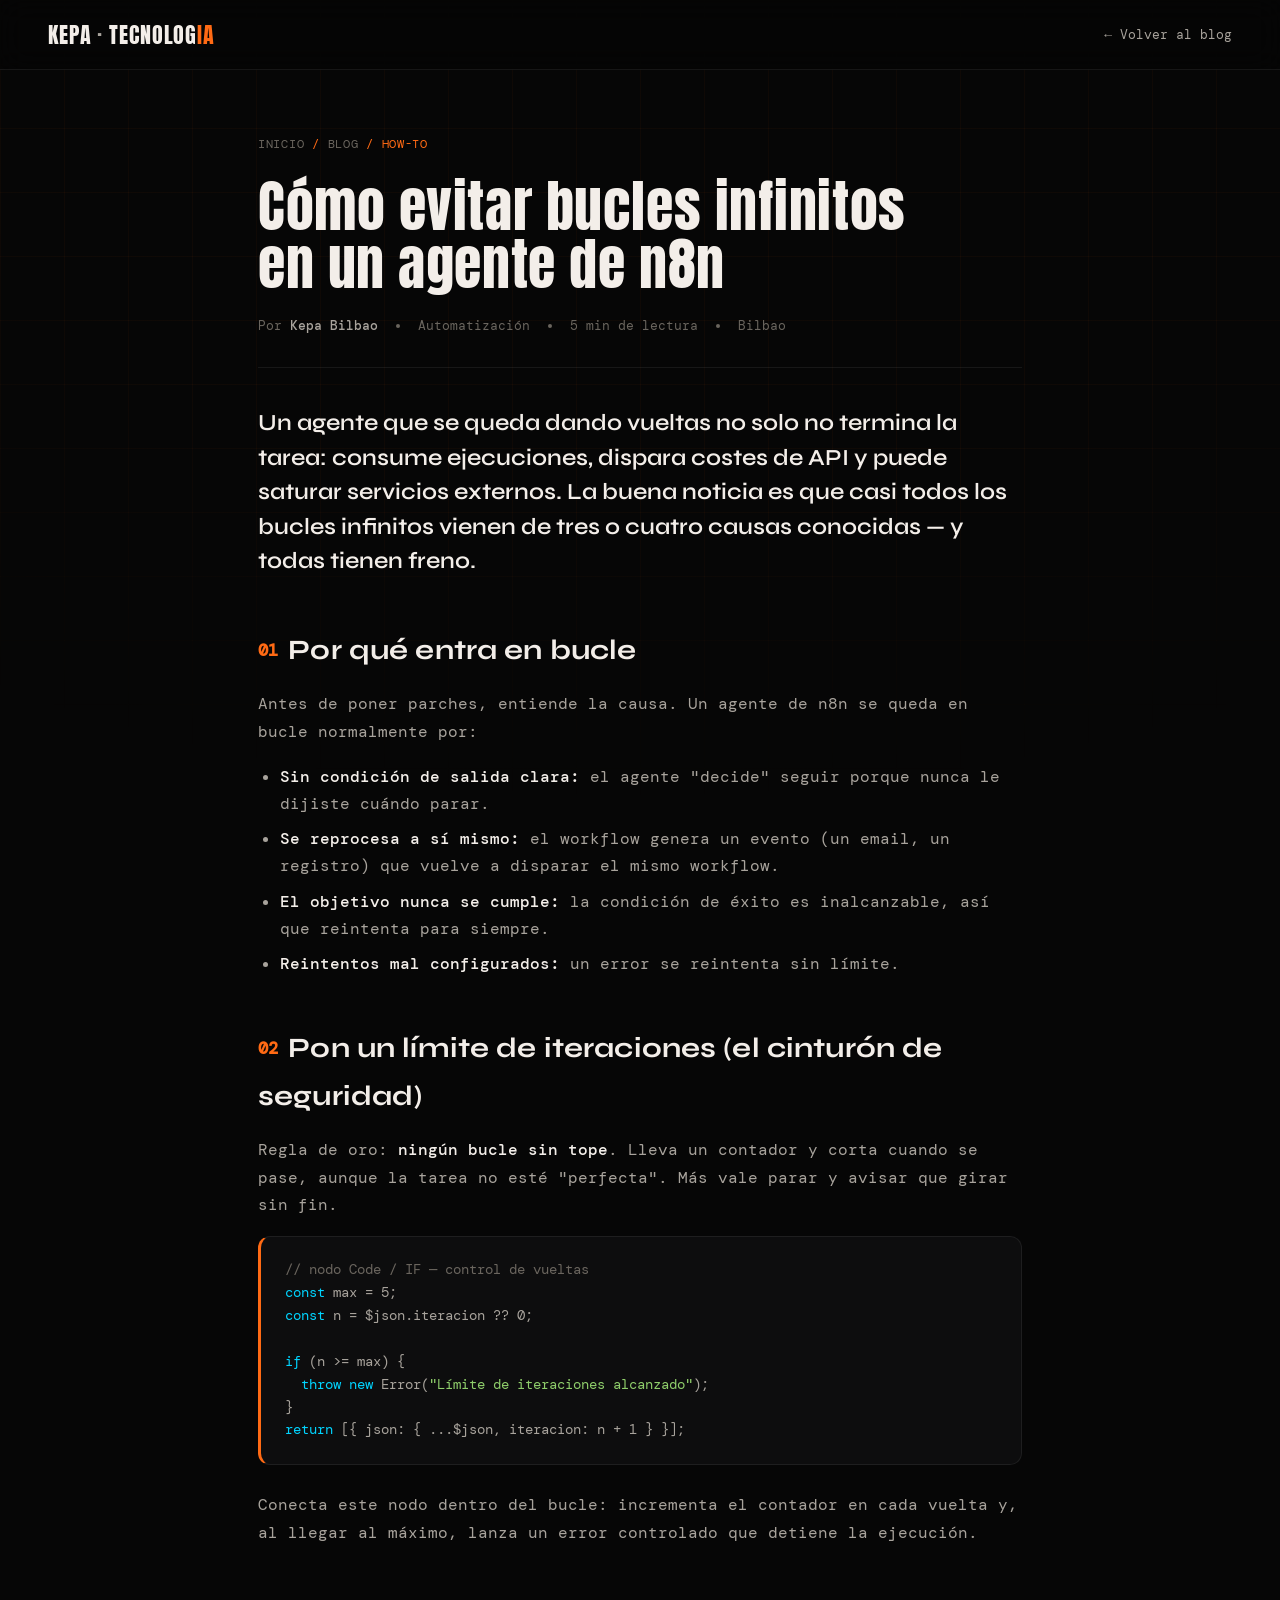
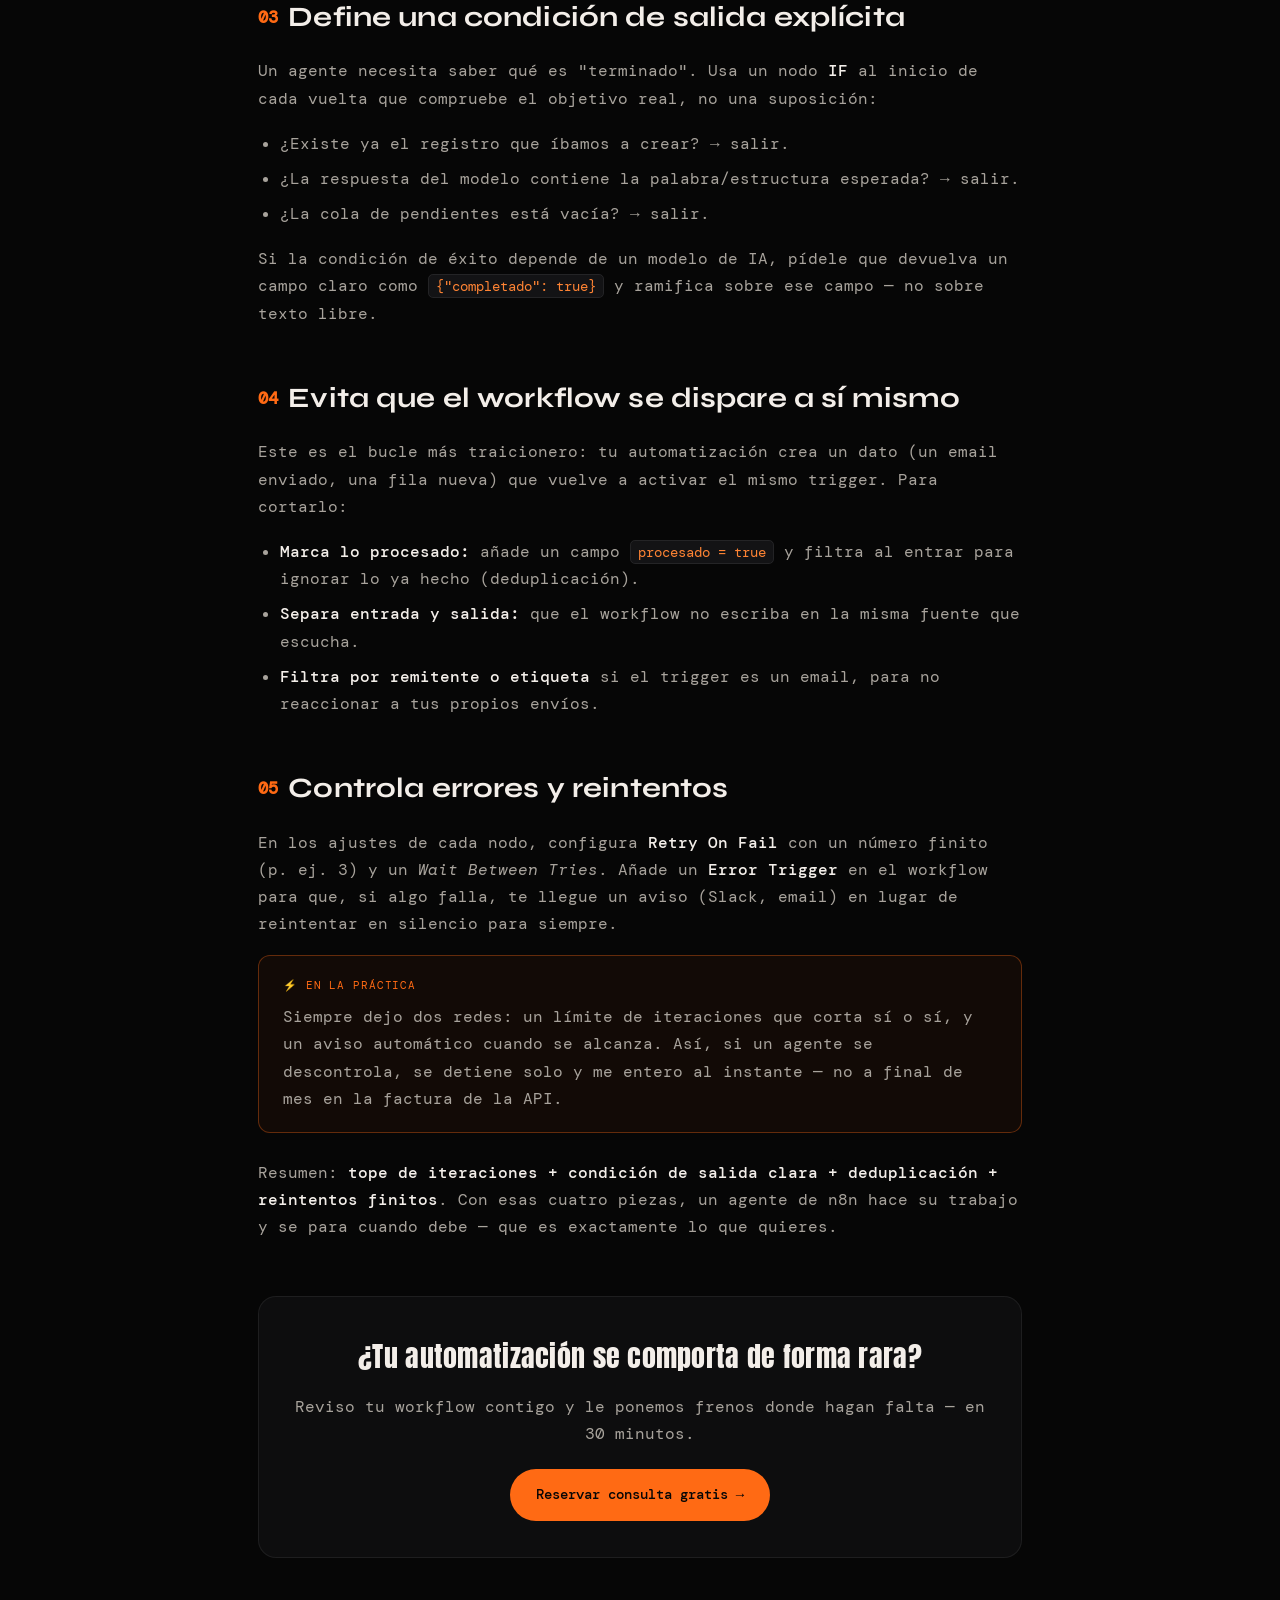
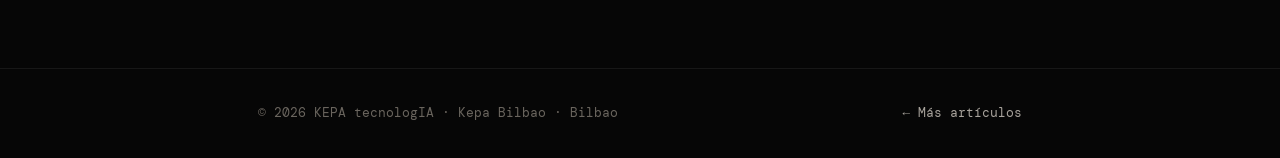
<file: blog/como-evitar-bucles-infinitos-agente-n8n.html>
<!doctype html>
<html lang="es">
<head>
<meta charset="utf-8" />
<meta name="viewport" content="width=device-width, initial-scale=1" />
<title>Cómo evitar bucles infinitos en un agente de n8n — KEPA tecnologIA</title>
<meta name="description" content="Por qué un agente de n8n se queda dando vueltas y cómo evitarlo: límites de iteración, condiciones de salida, deduplicación y control de errores. Por Kepa Bilbao, Bilbao." />
<link rel="canonical" href="https://kepatecnologia.com/blog/como-evitar-bucles-infinitos-agente-n8n.html" />

<!-- Open Graph -->
<meta property="og:type" content="article" />
<meta property="og:title" content="Cómo evitar bucles infinitos en un agente de n8n" />
<meta property="og:description" content="Límites de iteración, condiciones de salida y control de errores para que tus agentes de n8n no se queden colgados." />
<meta property="og:url" content="https://kepatecnologia.com/blog/como-evitar-bucles-infinitos-agente-n8n.html" />
<meta property="og:image" content="https://kepatecnologia.com/assets/kepa-photo.png" />

<link rel="preconnect" href="https://fonts.googleapis.com">
<link rel="preconnect" href="https://fonts.gstatic.com" crossorigin>
<link href="https://fonts.googleapis.com/css2?family=Anton&family=Syne:wght@600;700;800&family=DM+Mono:wght@300;400;500&display=swap" rel="stylesheet">

<!-- JSON-LD · Article (GEO / E-E-A-T) -->
<script type="application/ld+json">
{
  "@context": "https://schema.org",
  "@type": "TechArticle",
  "headline": "Cómo evitar bucles infinitos en un agente de n8n",
  "description": "Por qué un agente de n8n entra en bucle y cómo evitarlo: límites de iteración, condiciones de salida, deduplicación y control de errores.",
  "inLanguage": "es-ES",
  "datePublished": "2026-06-21",
  "dateModified": "2026-06-21",
  "image": "https://kepatecnologia.com/assets/kepa-photo.png",
  "author": {
    "@type": "Person",
    "name": "Kepa Bilbao",
    "jobTitle": "Consultor de IA y Automatización",
    "url": "https://kepatecnologia.com/",
    "sameAs": [
      "https://www.linkedin.com/in/kepa-bilbao",
      "https://www.fiverr.com/kepabilbotech"
    ]
  },
  "publisher": {
    "@type": "ProfessionalService",
    "name": "KEPA tecnologIA",
    "url": "https://kepatecnologia.com/"
  },
  "about": ["n8n", "Agentes de IA", "Automatización", "Workflows", "Control de errores"],
  "proficiencyLevel": "Intermediate",
  "keywords": "n8n, agente, bucle infinito, loop, iteración, automatización, workflow, control de errores"
}
</script>

<style>
  :root {
    --bg: #060606; --surface: #0d0d0e; --surface-2: #131315;
    --border: rgba(255,255,255,0.07); --border-strong: rgba(255,255,255,0.14);
    --border-orange: rgba(255,106,20,0.35);
    --text: #f3eee9; --text-dim: #a8a39c; --text-mute: #6a655e;
    --orange: #ff6a14; --orange-bright: #ff8434; --orange-soft: rgba(255,106,20,0.18);
    --cyan: #00d4ff;
    --font-head: "Anton","Syne",ui-sans-serif,system-ui,sans-serif;
    --font-display: "Syne",ui-sans-serif,system-ui,sans-serif;
    --font-mono: "DM Mono",ui-monospace,"SF Mono",Menlo,monospace;
  }
  * { box-sizing: border-box; margin: 0; padding: 0; }
  html { scroll-behavior: smooth; }
  body {
    background: var(--bg); color: var(--text);
    font-family: var(--font-mono); font-weight: 400; font-size: 16px; line-height: 1.7;
    -webkit-font-smoothing: antialiased; min-height: 100vh; position: relative;
  }
  body::before {
    content: ""; position: fixed; inset: 0; z-index: 0; pointer-events: none;
    background-image:
      linear-gradient(rgba(255,106,20,0.04) 1px, transparent 1px),
      linear-gradient(90deg, rgba(255,106,20,0.04) 1px, transparent 1px);
    background-size: 64px 64px;
    mask-image: radial-gradient(ellipse 90% 70% at 50% 20%, #000 50%, transparent 100%);
  }
  a { color: inherit; text-decoration: none; }
  ::selection { background: var(--orange); color: #060606; }

  .wrap { max-width: 820px; margin: 0 auto; padding: 0 28px; position: relative; z-index: 1; }
  @media (max-width: 640px) { .wrap { padding: 0 20px; } }

  .nav { border-bottom: 1px solid var(--border); position: sticky; top: 0; z-index: 50;
    background: rgba(6,6,6,0.82); backdrop-filter: blur(14px) saturate(140%); -webkit-backdrop-filter: blur(14px) saturate(140%); }
  .nav-inner { max-width: 1240px; margin: 0 auto; padding: 16px 28px; display: flex; align-items: center; justify-content: space-between; }
  .logo { font-family: var(--font-head); font-size: 22px; letter-spacing: 0.04em; text-transform: uppercase; }
  .logo .ia { color: var(--orange); }
  .logo .dim { color: var(--text-dim); }
  .nav-back { font-family: var(--font-mono); font-size: 13px; color: var(--text-dim); transition: color 160ms; }
  .nav-back:hover { color: var(--orange); }

  article { padding: 64px 0 40px; position: relative; z-index: 1; }
  .crumb { font-family: var(--font-mono); font-size: 12px; letter-spacing: 0.06em; text-transform: uppercase; color: var(--orange); margin-bottom: 22px; }
  .crumb a { color: var(--text-mute); }
  .crumb a:hover { color: var(--text-dim); }
  h1 { font-family: var(--font-head); font-weight: 400; font-size: clamp(34px, 6vw, 56px); line-height: 1.04; letter-spacing: 0.01em; margin-bottom: 22px; text-wrap: balance; }
  .meta { display: flex; flex-wrap: wrap; gap: 18px; align-items: center; font-family: var(--font-mono); font-size: 13px; color: var(--text-mute); padding-bottom: 30px; margin-bottom: 38px; border-bottom: 1px solid var(--border); }
  .meta .dot { width: 4px; height: 4px; border-radius: 50%; background: var(--text-mute); }
  .meta b { color: var(--text-dim); font-weight: 500; }

  .lede { font-family: var(--font-display); font-weight: 600; font-size: clamp(19px, 2.6vw, 23px); line-height: 1.5; color: var(--text); margin-bottom: 38px; }

  article h2 { font-family: var(--font-display); font-weight: 700; font-size: clamp(22px, 3.4vw, 28px); letter-spacing: 0.005em; margin: 48px 0 16px; color: var(--text); }
  article h2 .n { color: var(--orange); font-family: var(--font-mono); font-size: 0.62em; margin-right: 10px; vertical-align: 0.18em; }
  article p { color: var(--text-dim); margin-bottom: 18px; }
  article p strong, article li strong { color: var(--text); font-weight: 500; }
  article ul, article ol { color: var(--text-dim); margin: 0 0 18px; padding-left: 22px; }
  article li { margin-bottom: 8px; }
  article a.inline { color: var(--orange); border-bottom: 1px solid var(--border-orange); }
  article a.inline:hover { border-color: var(--orange); }

  code { font-family: var(--font-mono); font-size: 0.88em; background: var(--surface-2); color: var(--orange-bright); padding: 2px 7px; border-radius: 5px; border: 1px solid var(--border); }
  pre { background: var(--surface); border: 1px solid var(--border); border-left: 3px solid var(--orange); border-radius: 12px; padding: 22px 24px; overflow-x: auto; margin: 0 0 26px; }
  pre code { background: none; border: none; padding: 0; color: var(--text-dim); font-size: 13.5px; line-height: 1.7; display: block; }
  pre .c { color: var(--text-mute); }
  pre .k { color: var(--cyan); }
  pre .s { color: #8fce6b; }

  .callout { background: rgba(255,106,20,0.05); border: 1px solid var(--border-orange); border-radius: 12px; padding: 20px 24px; margin: 0 0 26px; }
  .callout .tag { font-family: var(--font-mono); font-size: 11px; letter-spacing: 0.08em; text-transform: uppercase; color: var(--orange); margin-bottom: 8px; }
  .callout p { margin: 0; color: var(--text-dim); }

  .post-cta { margin: 56px 0 0; padding: 36px 32px; background: var(--surface); border: 1px solid var(--border); border-radius: 18px; text-align: center; }
  .post-cta h3 { font-family: var(--font-head); font-weight: 400; font-size: 28px; letter-spacing: 0.01em; margin-bottom: 12px; }
  .post-cta p { color: var(--text-dim); margin-bottom: 22px; }
  .btn { display: inline-flex; align-items: center; gap: 10px; font-family: var(--font-mono); font-size: 14px; padding: 14px 26px; border-radius: 999px; background: var(--orange); color: #060606; font-weight: 500; transition: box-shadow 200ms, transform 200ms; }
  .btn:hover { box-shadow: 0 0 30px -6px rgba(255,106,20,0.6); transform: translateY(-2px); }

  footer { border-top: 1px solid var(--border); margin-top: 70px; padding: 34px 0; position: relative; z-index: 1; }
  .foot { display: flex; flex-wrap: wrap; gap: 14px; justify-content: space-between; align-items: center; font-family: var(--font-mono); font-size: 12.5px; color: var(--text-mute); }
  .foot a { color: var(--text-dim); }
  .foot a:hover { color: var(--orange); }
</style>
</head>
<body>

<nav class="nav">
  <div class="nav-inner">
    <a href="../index.html#top" class="logo" aria-label="Kepa tecnologIA — inicio">KEPA <span class="dim">·</span> TECNOLOG<span class="ia">IA</span></a>
    <a href="../index.html#blog" class="nav-back">← Volver al blog</a>
  </div>
</nav>

<article>
  <div class="wrap">
    <div class="crumb"><a href="../index.html#top">Inicio</a> / <a href="../index.html#blog">Blog</a> / How-To</div>

    <h1>Cómo evitar bucles infinitos en un agente de n8n</h1>

    <div class="meta">
      <span>Por <b>Kepa Bilbao</b></span>
      <span class="dot"></span>
      <span>Automatización</span>
      <span class="dot"></span>
      <span>5 min de lectura</span>
      <span class="dot"></span>
      <span>Bilbao</span>
    </div>

    <p class="lede">Un agente que se queda dando vueltas no solo no termina la tarea: consume ejecuciones, dispara costes de API y puede saturar servicios externos. La buena noticia es que casi todos los bucles infinitos vienen de tres o cuatro causas conocidas — y todas tienen freno.</p>

    <h2><span class="n">01</span>Por qué entra en bucle</h2>
    <p>Antes de poner parches, entiende la causa. Un agente de n8n se queda en bucle normalmente por:</p>
    <ul>
      <li><strong>Sin condición de salida clara:</strong> el agente "decide" seguir porque nunca le dijiste cuándo parar.</li>
      <li><strong>Se reprocesa a sí mismo:</strong> el workflow genera un evento (un email, un registro) que vuelve a disparar el mismo workflow.</li>
      <li><strong>El objetivo nunca se cumple:</strong> la condición de éxito es inalcanzable, así que reintenta para siempre.</li>
      <li><strong>Reintentos mal configurados:</strong> un error se reintenta sin límite.</li>
    </ul>

    <h2><span class="n">02</span>Pon un límite de iteraciones (el cinturón de seguridad)</h2>
    <p>Regla de oro: <strong>ningún bucle sin tope</strong>. Lleva un contador y corta cuando se pase, aunque la tarea no esté "perfecta". Más vale parar y avisar que girar sin fin.</p>
    <pre><code><span class="c">// nodo Code / IF — control de vueltas</span>
<span class="k">const</span> max = 5;
<span class="k">const</span> n = $json.iteracion ?? 0;

<span class="k">if</span> (n >= max) {
  <span class="k">throw new</span> Error(<span class="s">"Límite de iteraciones alcanzado"</span>);
}
<span class="k">return</span> [{ json: { ...$json, iteracion: n + 1 } }];</code></pre>
    <p>Conecta este nodo dentro del bucle: incrementa el contador en cada vuelta y, al llegar al máximo, lanza un error controlado que detiene la ejecución.</p>

    <h2><span class="n">03</span>Define una condición de salida explícita</h2>
    <p>Un agente necesita saber qué es "terminado". Usa un nodo <strong>IF</strong> al inicio de cada vuelta que compruebe el objetivo real, no una suposición:</p>
    <ul>
      <li>¿Existe ya el registro que íbamos a crear? → salir.</li>
      <li>¿La respuesta del modelo contiene la palabra/estructura esperada? → salir.</li>
      <li>¿La cola de pendientes está vacía? → salir.</li>
    </ul>
    <p>Si la condición de éxito depende de un modelo de IA, pídele que devuelva un campo claro como <code>{"completado": true}</code> y ramifica sobre ese campo — no sobre texto libre.</p>

    <h2><span class="n">04</span>Evita que el workflow se dispare a sí mismo</h2>
    <p>Este es el bucle más traicionero: tu automatización crea un dato (un email enviado, una fila nueva) que vuelve a activar el mismo trigger. Para cortarlo:</p>
    <ul>
      <li><strong>Marca lo procesado:</strong> añade un campo <code>procesado = true</code> y filtra al entrar para ignorar lo ya hecho (deduplicación).</li>
      <li><strong>Separa entrada y salida:</strong> que el workflow no escriba en la misma fuente que escucha.</li>
      <li><strong>Filtra por remitente o etiqueta</strong> si el trigger es un email, para no reaccionar a tus propios envíos.</li>
    </ul>

    <h2><span class="n">05</span>Controla errores y reintentos</h2>
    <p>En los ajustes de cada nodo, configura <strong>Retry On Fail</strong> con un número finito (p. ej. 3) y un <em>Wait Between Tries</em>. Añade un <strong>Error Trigger</strong> en el workflow para que, si algo falla, te llegue un aviso (Slack, email) en lugar de reintentar en silencio para siempre.</p>

    <div class="callout">
      <div class="tag">⚡ En la práctica</div>
      <p>Siempre dejo dos redes: un límite de iteraciones que corta sí o sí, y un aviso automático cuando se alcanza. Así, si un agente se descontrola, se detiene solo y me entero al instante — no a final de mes en la factura de la API.</p>
    </div>

    <p>Resumen: <strong>tope de iteraciones + condición de salida clara + deduplicación + reintentos finitos</strong>. Con esas cuatro piezas, un agente de n8n hace su trabajo y se para cuando debe — que es exactamente lo que quieres.</p>

    <div class="post-cta">
      <h3>¿Tu automatización se comporta de forma rara?</h3>
      <p>Reviso tu workflow contigo y le ponemos frenos donde hagan falta — en 30 minutos.</p>
      <a href="../index.html#contacto" class="btn">Reservar consulta gratis →</a>
    </div>
  </div>
</article>

<footer>
  <div class="wrap">
    <div class="foot">
      <span>© 2026 KEPA tecnologIA · Kepa Bilbao · Bilbao</span>
      <span><a href="../index.html#blog">← Más artículos</a></span>
    </div>
  </div>
</footer>

</body>
</html>
</file>
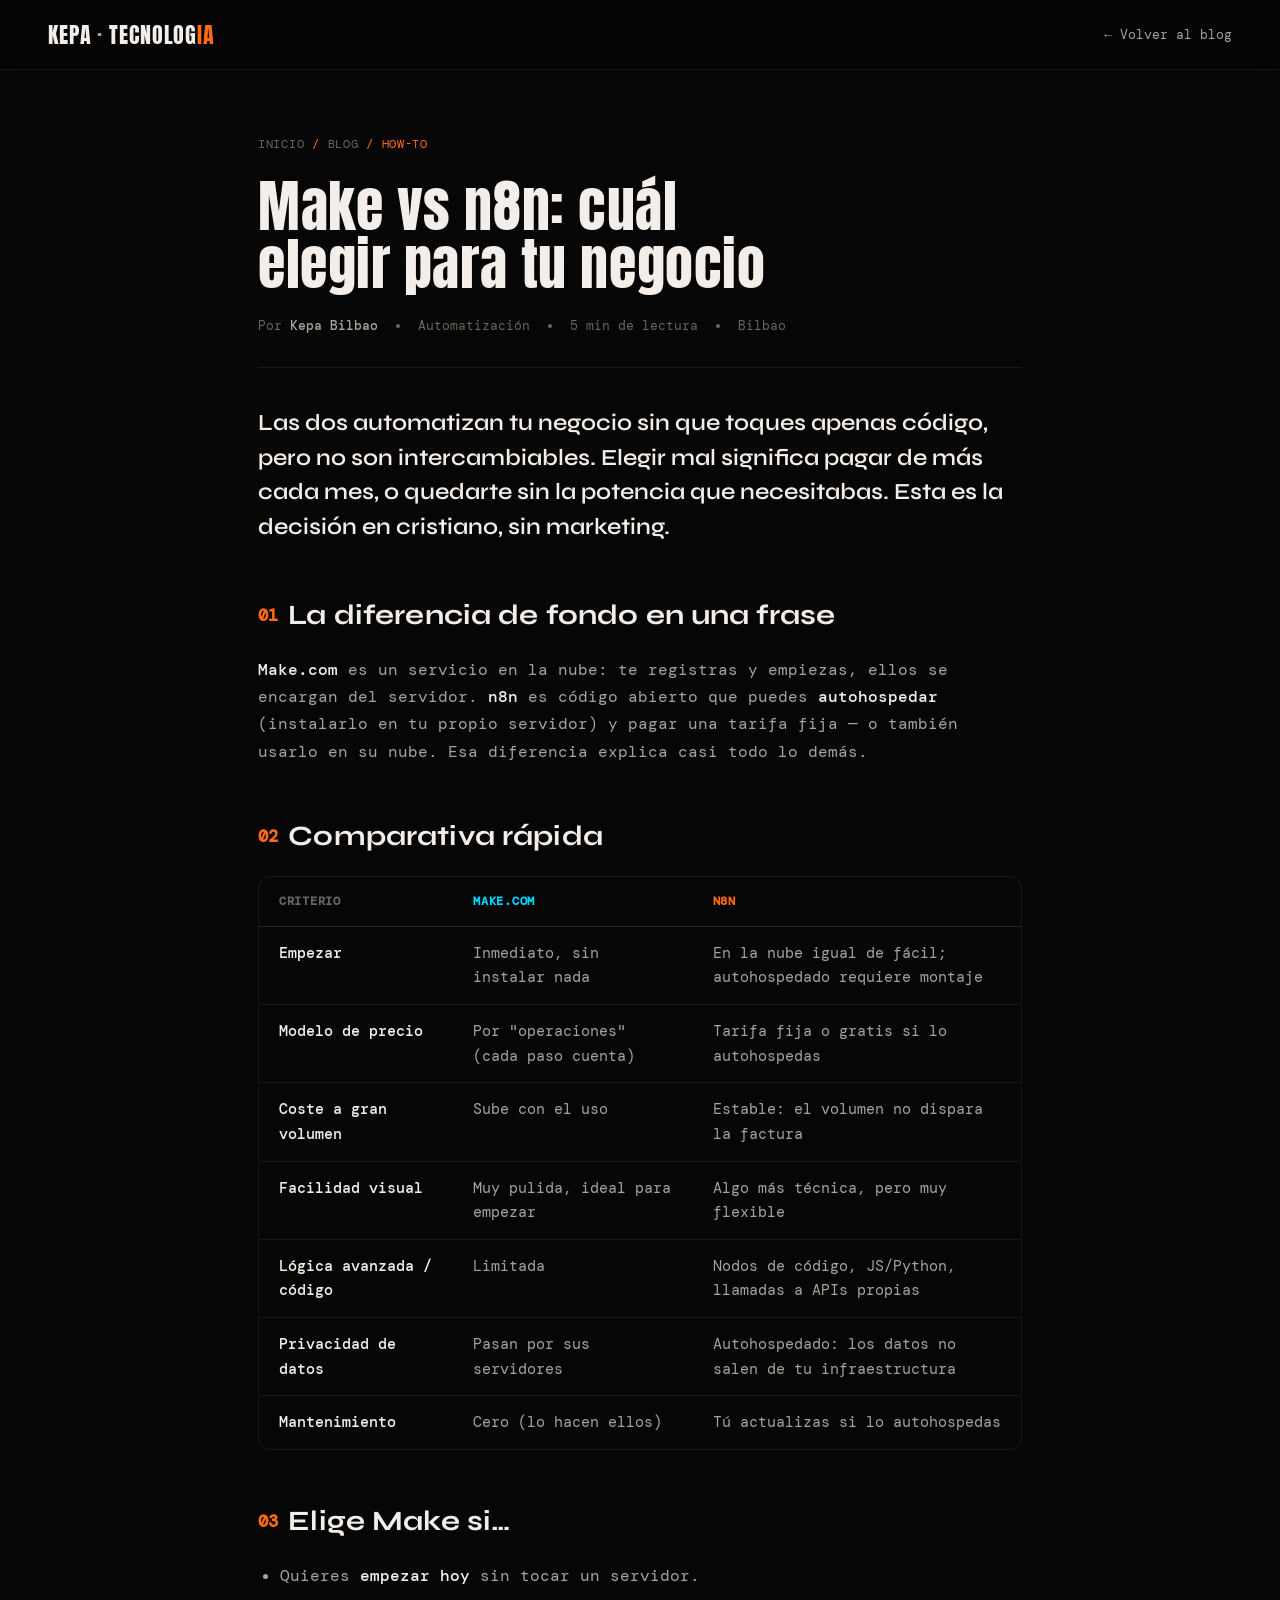
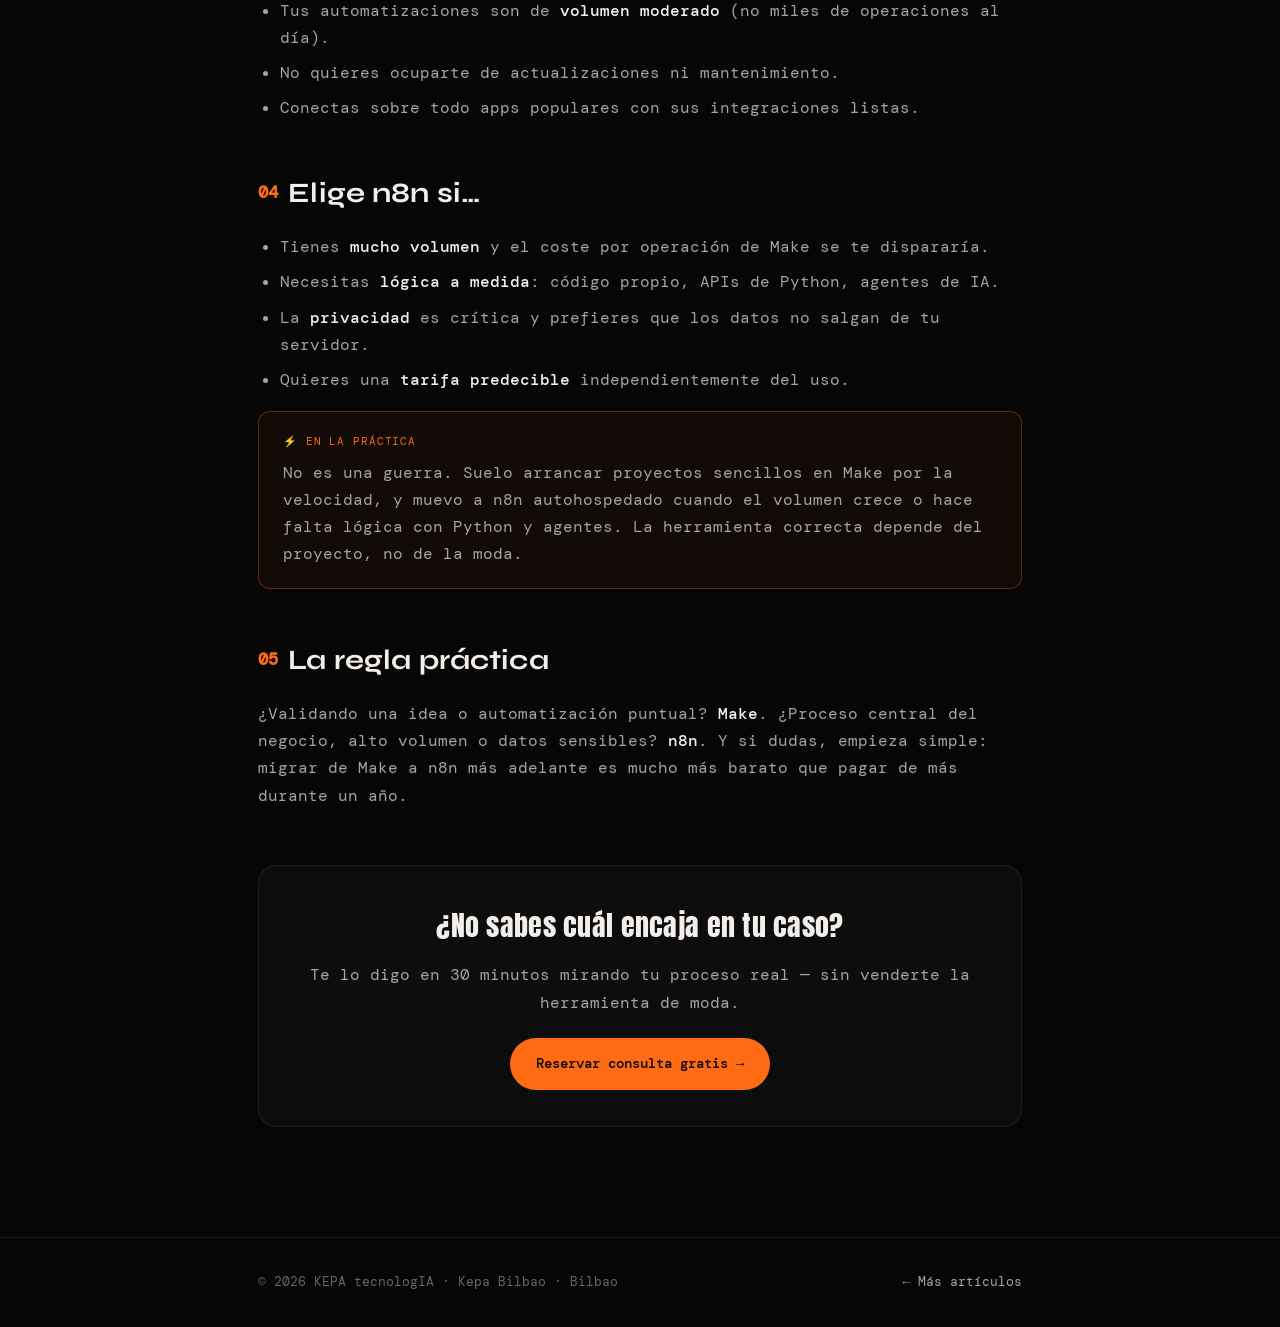
<file: blog/make-vs-n8n-cual-elegir.html>
<!doctype html>
<html lang="es">
<head>
<meta charset="utf-8" />
<meta name="viewport" content="width=device-width, initial-scale=1" />
<title>Make vs n8n: cuál elegir para tu negocio — KEPA tecnologIA</title>
<meta name="description" content="Comparativa práctica entre Make.com y n8n: coste, curva de aprendizaje, límites reales y cuándo conviene cada uno. Por Kepa Bilbao, consultor de automatización en Bilbao." />
<link rel="canonical" href="https://kepatecnologia.com/blog/make-vs-n8n-cual-elegir.html" />

<!-- Open Graph -->
<meta property="og:type" content="article" />
<meta property="og:title" content="Make vs n8n: cuál elegir para tu negocio" />
<meta property="og:description" content="Coste, curva de aprendizaje y límites reales de Make.com y n8n — para que no pagues de más ni te quedes corto." />
<meta property="og:url" content="https://kepatecnologia.com/blog/make-vs-n8n-cual-elegir.html" />
<meta property="og:image" content="https://kepatecnologia.com/assets/kepa-photo.png" />

<link rel="preconnect" href="https://fonts.googleapis.com">
<link rel="preconnect" href="https://fonts.gstatic.com" crossorigin>
<link href="https://fonts.googleapis.com/css2?family=Anton&family=Syne:wght@600;700;800&family=DM+Mono:wght@300;400;500&display=swap" rel="stylesheet">

<!-- JSON-LD · Article (GEO / E-E-A-T) -->
<script type="application/ld+json">
{
  "@context": "https://schema.org",
  "@type": "TechArticle",
  "headline": "Make vs n8n: cuál elegir para tu negocio",
  "description": "Comparativa práctica entre Make.com y n8n: coste, curva de aprendizaje, límites reales y cuándo conviene cada uno.",
  "inLanguage": "es-ES",
  "datePublished": "2026-06-21",
  "dateModified": "2026-06-21",
  "image": "https://kepatecnologia.com/assets/kepa-photo.png",
  "author": {
    "@type": "Person",
    "name": "Kepa Bilbao",
    "jobTitle": "Consultor de IA y Automatización",
    "url": "https://kepatecnologia.com/",
    "sameAs": [
      "https://www.linkedin.com/in/kepa-bilbao",
      "https://www.fiverr.com/kepabilbotech"
    ]
  },
  "publisher": {
    "@type": "ProfessionalService",
    "name": "KEPA tecnologIA",
    "url": "https://kepatecnologia.com/"
  },
  "about": ["Make.com", "n8n", "Automatización", "No-Code", "Low-Code", "Workflows"],
  "proficiencyLevel": "Beginner",
  "keywords": "Make, Make.com, n8n, comparativa, automatización, no-code, low-code, precio, autohospedado"
}
</script>

<style>
  :root {
    --bg: #060606; --surface: #0d0d0e; --surface-2: #131315;
    --border: rgba(255,255,255,0.07); --border-strong: rgba(255,255,255,0.14);
    --border-orange: rgba(255,106,20,0.35);
    --text: #f3eee9; --text-dim: #a8a39c; --text-mute: #6a655e;
    --orange: #ff6a14; --orange-bright: #ff8434; --orange-soft: rgba(255,106,20,0.18);
    --cyan: #00d4ff;
    --font-head: "Anton","Syne",ui-sans-serif,system-ui,sans-serif;
    --font-display: "Syne",ui-sans-serif,system-ui,sans-serif;
    --font-mono: "DM Mono",ui-monospace,"SF Mono",Menlo,monospace;
  }
  * { box-sizing: border-box; margin: 0; padding: 0; }
  html { scroll-behavior: smooth; }
  body {
    background: var(--bg); color: var(--text);
    font-family: var(--font-mono); font-weight: 400; font-size: 16px; line-height: 1.7;
    -webkit-font-smoothing: antialiased; min-height: 100vh; position: relative;
  }
  body::before {
    content: ""; position: fixed; inset: 0; z-index: 0; pointer-events: none;
    background-image:
      linear-gradient(rgba(255,106,20,0.04) 1px, transparent 1px),
      linear-gradient(90deg, rgba(255,106,20,0.04) 1px, transparent 1px);
    background-size: 64px 64px;
    mask-image: radial-gradient(ellipse 90% 70% at 50% 20%, #000 50%, transparent 100%);
  }
  a { color: inherit; text-decoration: none; }
  ::selection { background: var(--orange); color: #060606; }

  .wrap { max-width: 820px; margin: 0 auto; padding: 0 28px; position: relative; z-index: 1; }
  @media (max-width: 640px) { .wrap { padding: 0 20px; } }

  .nav { border-bottom: 1px solid var(--border); position: sticky; top: 0; z-index: 50;
    background: rgba(6,6,6,0.82); backdrop-filter: blur(14px) saturate(140%); -webkit-backdrop-filter: blur(14px) saturate(140%); }
  .nav-inner { max-width: 1240px; margin: 0 auto; padding: 16px 28px; display: flex; align-items: center; justify-content: space-between; }
  .logo { font-family: var(--font-head); font-size: 22px; letter-spacing: 0.04em; text-transform: uppercase; }
  .logo .ia { color: var(--orange); }
  .logo .dim { color: var(--text-dim); }
  .nav-back { font-family: var(--font-mono); font-size: 13px; color: var(--text-dim); transition: color 160ms; }
  .nav-back:hover { color: var(--orange); }

  article { padding: 64px 0 40px; position: relative; z-index: 1; }
  .crumb { font-family: var(--font-mono); font-size: 12px; letter-spacing: 0.06em; text-transform: uppercase; color: var(--orange); margin-bottom: 22px; }
  .crumb a { color: var(--text-mute); }
  .crumb a:hover { color: var(--text-dim); }
  h1 { font-family: var(--font-head); font-weight: 400; font-size: clamp(34px, 6vw, 56px); line-height: 1.04; letter-spacing: 0.01em; margin-bottom: 22px; text-wrap: balance; }
  .meta { display: flex; flex-wrap: wrap; gap: 18px; align-items: center; font-family: var(--font-mono); font-size: 13px; color: var(--text-mute); padding-bottom: 30px; margin-bottom: 38px; border-bottom: 1px solid var(--border); }
  .meta .dot { width: 4px; height: 4px; border-radius: 50%; background: var(--text-mute); }
  .meta b { color: var(--text-dim); font-weight: 500; }

  .lede { font-family: var(--font-display); font-weight: 600; font-size: clamp(19px, 2.6vw, 23px); line-height: 1.5; color: var(--text); margin-bottom: 38px; }

  article h2 { font-family: var(--font-display); font-weight: 700; font-size: clamp(22px, 3.4vw, 28px); letter-spacing: 0.005em; margin: 48px 0 16px; color: var(--text); }
  article h2 .n { color: var(--orange); font-family: var(--font-mono); font-size: 0.62em; margin-right: 10px; vertical-align: 0.18em; }
  article p { color: var(--text-dim); margin-bottom: 18px; }
  article p strong, article li strong { color: var(--text); font-weight: 500; }
  article ul, article ol { color: var(--text-dim); margin: 0 0 18px; padding-left: 22px; }
  article li { margin-bottom: 8px; }
  article a.inline { color: var(--orange); border-bottom: 1px solid var(--border-orange); }
  article a.inline:hover { border-color: var(--orange); }

  code { font-family: var(--font-mono); font-size: 0.88em; background: var(--surface-2); color: var(--orange-bright); padding: 2px 7px; border-radius: 5px; border: 1px solid var(--border); }

  /* comparison table */
  .cmp { width: 100%; border-collapse: collapse; margin: 0 0 26px; font-size: 14.5px; }
  .cmp th, .cmp td { text-align: left; padding: 14px 16px; border-bottom: 1px solid var(--border); vertical-align: top; }
  .cmp thead th { font-family: var(--font-mono); font-size: 12px; letter-spacing: 0.06em; text-transform: uppercase; color: var(--text-mute); border-bottom: 1px solid var(--border-strong); }
  .cmp thead th.make { color: var(--cyan); }
  .cmp thead th.n8n { color: var(--orange); }
  .cmp td:first-child { color: var(--text); font-weight: 500; }
  .cmp td { color: var(--text-dim); }
  .cmp tr:last-child td { border-bottom: none; }
  .cmp-scroll { overflow-x: auto; margin: 0 0 26px; border: 1px solid var(--border); border-radius: 12px; }
  .cmp-scroll .cmp { margin: 0; }
  .cmp-scroll .cmp th, .cmp-scroll .cmp td { padding-left: 20px; }

  .callout { background: rgba(255,106,20,0.05); border: 1px solid var(--border-orange); border-radius: 12px; padding: 20px 24px; margin: 0 0 26px; }
  .callout .tag { font-family: var(--font-mono); font-size: 11px; letter-spacing: 0.08em; text-transform: uppercase; color: var(--orange); margin-bottom: 8px; }
  .callout p { margin: 0; color: var(--text-dim); }

  .post-cta { margin: 56px 0 0; padding: 36px 32px; background: var(--surface); border: 1px solid var(--border); border-radius: 18px; text-align: center; }
  .post-cta h3 { font-family: var(--font-head); font-weight: 400; font-size: 28px; letter-spacing: 0.01em; margin-bottom: 12px; }
  .post-cta p { color: var(--text-dim); margin-bottom: 22px; }
  .btn { display: inline-flex; align-items: center; gap: 10px; font-family: var(--font-mono); font-size: 14px; padding: 14px 26px; border-radius: 999px; background: var(--orange); color: #060606; font-weight: 500; transition: box-shadow 200ms, transform 200ms; }
  .btn:hover { box-shadow: 0 0 30px -6px rgba(255,106,20,0.6); transform: translateY(-2px); }

  footer { border-top: 1px solid var(--border); margin-top: 70px; padding: 34px 0; position: relative; z-index: 1; }
  .foot { display: flex; flex-wrap: wrap; gap: 14px; justify-content: space-between; align-items: center; font-family: var(--font-mono); font-size: 12.5px; color: var(--text-mute); }
  .foot a { color: var(--text-dim); }
  .foot a:hover { color: var(--orange); }
</style>
</head>
<body>

<nav class="nav">
  <div class="nav-inner">
    <a href="../index.html#top" class="logo" aria-label="Kepa tecnologIA — inicio">KEPA <span class="dim">·</span> TECNOLOG<span class="ia">IA</span></a>
    <a href="../index.html#blog" class="nav-back">← Volver al blog</a>
  </div>
</nav>

<article>
  <div class="wrap">
    <div class="crumb"><a href="../index.html#top">Inicio</a> / <a href="../index.html#blog">Blog</a> / How-To</div>

    <h1>Make vs n8n: cuál elegir para tu negocio</h1>

    <div class="meta">
      <span>Por <b>Kepa Bilbao</b></span>
      <span class="dot"></span>
      <span>Automatización</span>
      <span class="dot"></span>
      <span>5 min de lectura</span>
      <span class="dot"></span>
      <span>Bilbao</span>
    </div>

    <p class="lede">Las dos automatizan tu negocio sin que toques apenas código, pero no son intercambiables. Elegir mal significa pagar de más cada mes, o quedarte sin la potencia que necesitabas. Esta es la decisión en cristiano, sin marketing.</p>

    <h2><span class="n">01</span>La diferencia de fondo en una frase</h2>
    <p><strong>Make.com</strong> es un servicio en la nube: te registras y empiezas, ellos se encargan del servidor. <strong>n8n</strong> es código abierto que puedes <strong>autohospedar</strong> (instalarlo en tu propio servidor) y pagar una tarifa fija — o también usarlo en su nube. Esa diferencia explica casi todo lo demás.</p>

    <h2><span class="n">02</span>Comparativa rápida</h2>
    <div class="cmp-scroll">
      <table class="cmp">
        <thead>
          <tr><th>Criterio</th><th class="make">Make.com</th><th class="n8n">n8n</th></tr>
        </thead>
        <tbody>
          <tr><td>Empezar</td><td>Inmediato, sin instalar nada</td><td>En la nube igual de fácil; autohospedado requiere montaje</td></tr>
          <tr><td>Modelo de precio</td><td>Por "operaciones" (cada paso cuenta)</td><td>Tarifa fija o gratis si lo autohospedas</td></tr>
          <tr><td>Coste a gran volumen</td><td>Sube con el uso</td><td>Estable: el volumen no dispara la factura</td></tr>
          <tr><td>Facilidad visual</td><td>Muy pulida, ideal para empezar</td><td>Algo más técnica, pero muy flexible</td></tr>
          <tr><td>Lógica avanzada / código</td><td>Limitada</td><td>Nodos de código, JS/Python, llamadas a APIs propias</td></tr>
          <tr><td>Privacidad de datos</td><td>Pasan por sus servidores</td><td>Autohospedado: los datos no salen de tu infraestructura</td></tr>
          <tr><td>Mantenimiento</td><td>Cero (lo hacen ellos)</td><td>Tú actualizas si lo autohospedas</td></tr>
        </tbody>
      </table>
    </div>

    <h2><span class="n">03</span>Elige Make si…</h2>
    <ul>
      <li>Quieres <strong>empezar hoy</strong> sin tocar un servidor.</li>
      <li>Tus automatizaciones son de <strong>volumen moderado</strong> (no miles de operaciones al día).</li>
      <li>No quieres ocuparte de actualizaciones ni mantenimiento.</li>
      <li>Conectas sobre todo apps populares con sus integraciones listas.</li>
    </ul>

    <h2><span class="n">04</span>Elige n8n si…</h2>
    <ul>
      <li>Tienes <strong>mucho volumen</strong> y el coste por operación de Make se te dispararía.</li>
      <li>Necesitas <strong>lógica a medida</strong>: código propio, APIs de Python, agentes de IA.</li>
      <li>La <strong>privacidad</strong> es crítica y prefieres que los datos no salgan de tu servidor.</li>
      <li>Quieres una <strong>tarifa predecible</strong> independientemente del uso.</li>
    </ul>

    <div class="callout">
      <div class="tag">⚡ En la práctica</div>
      <p>No es una guerra. Suelo arrancar proyectos sencillos en Make por la velocidad, y muevo a n8n autohospedado cuando el volumen crece o hace falta lógica con Python y agentes. La herramienta correcta depende del proyecto, no de la moda.</p>
    </div>

    <h2><span class="n">05</span>La regla práctica</h2>
    <p>¿Validando una idea o automatización puntual? <strong>Make</strong>. ¿Proceso central del negocio, alto volumen o datos sensibles? <strong>n8n</strong>. Y si dudas, empieza simple: migrar de Make a n8n más adelante es mucho más barato que pagar de más durante un año.</p>

    <div class="post-cta">
      <h3>¿No sabes cuál encaja en tu caso?</h3>
      <p>Te lo digo en 30 minutos mirando tu proceso real — sin venderte la herramienta de moda.</p>
      <a href="../index.html#contacto" class="btn">Reservar consulta gratis →</a>
    </div>
  </div>
</article>

<footer>
  <div class="wrap">
    <div class="foot">
      <span>© 2026 KEPA tecnologIA · Kepa Bilbao · Bilbao</span>
      <span><a href="../index.html#blog">← Más artículos</a></span>
    </div>
  </div>
</footer>

</body>
</html>
</file>
<file: css/styles.css>
/* Estilos principales de la web.
   Extraído de index.html; se carga en el mismo orden y posición que antes. */

/* ─── tokens ───────────────────────────────────────────── */
:root {
  --bg: #060606;
  --bg-2: #0a0a0a;
  --surface: #0d0d0e;
  --surface-2: #131315;
  --surface-3: #1a1a1c;
  --border: rgba(255,255,255,0.07);
  --border-strong: rgba(255,255,255,0.14);
  --border-orange: rgba(255,106,20,0.35);
  --text: #f3eee9;
  --text-dim: #a8a39c;
  --text-mute: #6a655e;

  --orange: #ff6a14;
  --orange-bright: #ff8434;
  --orange-soft: rgba(255,106,20,0.18);
  --orange-glow: rgba(255,106,20,0.45);

  --cyan: #00d4ff;
  --cyan-soft: rgba(0,212,255,0.14);

  --yellow: #ffd400;

  --font-head: "Anton", "Syne", ui-sans-serif, system-ui, sans-serif;
  --font-display: "Syne", ui-sans-serif, system-ui, sans-serif;
  --font-mono: "DM Mono", ui-monospace, "SF Mono", Menlo, monospace;
}

* { box-sizing: border-box; margin: 0; padding: 0; }
html, body { background: var(--bg); color: var(--text); }
body {
  font-family: var(--font-mono);
  font-weight: 400;
  font-size: 15px;
  line-height: 1.6;
  -webkit-font-smoothing: antialiased;
  text-rendering: optimizeLegibility;
  overflow-x: hidden;
  min-height: 100vh;
  position: relative;
}

/* circuit-board faint grid background */
body::before {
  content: "";
  position: fixed; inset: 0;
  background-image:
    linear-gradient(rgba(255,106,20,0.04) 1px, transparent 1px),
    linear-gradient(90deg, rgba(255,106,20,0.04) 1px, transparent 1px);
  background-size: 64px 64px;
  mask-image: radial-gradient(ellipse 90% 80% at 50% 30%, #000 50%, transparent 100%);
  pointer-events: none;
  z-index: 0;
}
body::after {
  content: "";
  position: fixed; inset: 0;
  background: radial-gradient(ellipse 70% 50% at 50% 100%, rgba(0,0,0,0.85), transparent 60%);
  pointer-events: none;
  z-index: 0;
}

a { color: inherit; text-decoration: none; }
button { font: inherit; color: inherit; background: none; border: none; cursor: pointer; }
img { display: block; max-width: 100%; }

::selection { background: var(--orange); color: #060606; }

/* ─── layout ───────────────────────────────────────────── */
.wrap {
  max-width: 1240px;
  margin: 0 auto;
  padding: 0 32px;
  position: relative;
  z-index: 1;
}
@media (max-width: 640px) { .wrap { padding: 0 20px; } }

section { position: relative; z-index: 1; padding: 120px 0; }
@media (max-width: 768px) { section { padding: 80px 0; } }

/* ─── nav ──────────────────────────────────────────────── */
.nav {
  position: fixed; top: 0; left: 0; right: 0;
  z-index: 100;
  transition: background 280ms ease, border-color 280ms ease, backdrop-filter 280ms ease;
  border-bottom: 1px solid transparent;
}
.nav.scrolled {
  background: rgba(6,6,6,0.78);
  backdrop-filter: blur(14px) saturate(140%);
  -webkit-backdrop-filter: blur(14px) saturate(140%);
  border-bottom: 1px solid var(--border);
}
.nav-inner {
  display: flex; align-items: center; justify-content: space-between;
  padding: 16px 0;
}
.logo {
  display: inline-flex; align-items: center; gap: 14px;
  font-family: var(--font-head);
  font-weight: 400;
  font-size: 25px;
  letter-spacing: 0.04em;
  text-transform: uppercase;
}
.logo img { width: 56px; height: 56px; border-radius: 50%; object-fit: cover; object-position: center 30%; border: 2px solid var(--orange); box-shadow: 0 0 16px rgba(255,106,20,0.5), inset 0 0 0 2px rgba(6,6,6,0.6); transition: transform 320ms ease, box-shadow 320ms ease, border-color 320ms; }
.logo:hover img { transform: scale(1.06); box-shadow: 0 0 22px rgba(255,106,20,0.75), inset 0 0 0 2px rgba(6,6,6,0.6); border-color: var(--orange-bright); }
.logo .ia { color: var(--orange); }
.logo .dim { color: var(--text-dim); font-weight: 400; }
@media (max-width: 520px) {
  .logo { font-size: 20px; gap: 11px; }
  .logo img { width: 46px; height: 46px; }
}

.nav-links { display: flex; gap: 28px; align-items: center; font-family: var(--font-mono); font-size: 13px; }
.nav-links a { color: var(--text-dim); transition: color 160ms; }
.nav-links a:hover { color: var(--text); }
.nav-links .nav-cta {
  color: var(--orange);
  padding: 9px 16px;
  border: 1px solid var(--orange);
  border-radius: 999px;
  transition: all 180ms;
}
.nav-links .nav-cta:hover {
  background: var(--orange);
  color: #060606;
  box-shadow: 0 0 24px var(--orange-glow);
}

.nav-toggle {
  display: none;
  width: 44px; height: 44px;
  border: 1px solid var(--border-strong);
  border-radius: 10px;
  background: rgba(6,6,6,0.5);
  flex-direction: column;
  align-items: center;
  justify-content: center;
  gap: 5px;
  cursor: pointer;
  position: relative;
  z-index: 102;
}
.nav-toggle span {
  display: block;
  width: 18px; height: 1.5px;
  background: var(--text);
  border-radius: 2px;
  transition: all 280ms ease;
}
.nav-toggle.open span:nth-child(1) { transform: translateY(6.5px) rotate(45deg); }
.nav-toggle.open span:nth-child(2) { opacity: 0; }
.nav-toggle.open span:nth-child(3) { transform: translateY(-6.5px) rotate(-45deg); }
.nav-backdrop {
  position: fixed; inset: 0;
  background: rgba(6,6,6,0.6);
  backdrop-filter: blur(6px);
  opacity: 0; visibility: hidden;
  transition: opacity 280ms, visibility 280ms;
  z-index: 98;
}
.nav-backdrop.open { opacity: 1; visibility: visible; }

@media (max-width: 760px) {
  .nav-toggle { display: flex; }
  .nav-links {
    position: fixed;
    top: 0; right: 0;
    height: 100vh;
    width: 88%;
    max-width: 340px;
    background: var(--bg-2);
    border-left: 1px solid var(--border-orange);
    flex-direction: column;
    align-items: stretch;
    gap: 4px;
    padding: 92px 24px 32px;
    transform: translateX(100%);
    transition: transform 320ms cubic-bezier(.4,0,.2,1);
    z-index: 99;
    overflow-y: auto;
  }
  .nav-links.open {
    transform: translateX(0);
    box-shadow: -30px 0 60px rgba(0,0,0,0.6);
  }
  .nav-links a {
    display: block;
    padding: 16px 0;
    font-size: 16px;
    border-bottom: 1px solid var(--border);
    color: var(--text);
  }
  .nav-links .nav-cta {
    margin-top: 18px;
    padding: 16px;
    text-align: center;
    border-bottom: none;
    background: var(--orange);
    color: #060606;
  }
}

/* ─── hero ─────────────────────────────────────────────── */
.hero { padding: 180px 0 100px; position: relative; }
@media (max-width: 768px) { .hero { padding: 140px 0 80px; } }

.hero-glow {
  position: absolute;
  width: 900px; height: 900px;
  left: 50%; top: 0;
  transform: translate(-50%, -45%);
  background: radial-gradient(circle, rgba(255,106,20,0.28) 0%, rgba(255,106,20,0.08) 30%, transparent 60%);
  pointer-events: none;
  z-index: 0;
  filter: blur(20px);
}
.hero-glow.cyan {
  width: 480px; height: 480px;
  left: 18%; top: 70%;
  background: radial-gradient(circle, rgba(0,212,255,0.10), transparent 65%);
  transform: translate(-50%, -50%);
}

/* corner circuit decorations like instagram posts */
.corner-deco {
  position: absolute;
  width: 120px; height: 120px;
  pointer-events: none;
  opacity: 0.6;
  color: var(--orange);
}
.corner-deco.tl { top: 90px; left: 20px; }
.corner-deco.tr { top: 90px; right: 20px; transform: scaleX(-1); }
@media (max-width: 760px) { .corner-deco { display: none; } }

.hero-inner { position: relative; z-index: 1; max-width: 980px; text-align: center; margin: 0 auto; }

.badge {
  display: inline-flex; align-items: center; gap: 10px;
  padding: 8px 14px 8px 12px;
  border: 1px solid var(--border-orange);
  border-radius: 999px;
  font-family: var(--font-mono);
  font-size: 12px;
  color: var(--text-dim);
  background: rgba(255,106,20,0.04);
  letter-spacing: 0.02em;
}
.badge .dot {
  width: 8px; height: 8px; border-radius: 50%;
  background: var(--cyan);
  box-shadow: 0 0 0 0 rgba(0,212,255,0.6);
  animation: pulse 2s ease-out infinite;
}
@keyframes pulse {
  0%   { box-shadow: 0 0 0 0 rgba(0,212,255,0.7); }
  70%  { box-shadow: 0 0 0 10px rgba(0,212,255,0); }
  100% { box-shadow: 0 0 0 0 rgba(0,212,255,0); }
}
.badge .sep { color: var(--text-mute); }

h1.hero-title {
  font-family: var(--font-head);
  font-weight: 400;
  font-size: clamp(56px, 9vw, 132px);
  line-height: 0.92;
  letter-spacing: 0.005em;
  text-transform: uppercase;
  margin: 32px 0 28px;
  text-wrap: balance;
}
h1.hero-title .line { display: block; }
h1.hero-title .tw-wrap {
  display: inline-block;
  position: relative;
}
h1.hero-title .tw {
  color: var(--orange);
  display: inline-block;
  min-height: 1em;
  white-space: nowrap;
  text-shadow:
    0 0 22px rgba(255,106,20,0.55),
    0 0 60px rgba(255,106,20,0.25);
}
.caret {
  display: inline-block;
  width: 0.08em;
  height: 0.82em;
  background: var(--orange);
  vertical-align: -0.05em;
  margin-left: 0.06em;
  box-shadow: 0 0 16px var(--orange);
  animation: blink 1.05s steps(1) infinite;
}
@keyframes blink { 50% { opacity: 0; } }

.hero-sub {
  font-family: var(--font-mono);
  font-size: 17px;
  color: var(--text-dim);
  max-width: 640px;
  line-height: 1.6;
  margin: 0 auto;
}
@media (max-width: 640px) { .hero-sub { font-size: 15px; } }

.hero-ctas { display: flex; gap: 14px; margin-top: 40px; flex-wrap: wrap; justify-content: center; }

.btn {
  display: inline-flex; align-items: center; gap: 10px;
  padding: 15px 24px;
  border-radius: 8px;
  font-family: var(--font-mono);
  font-size: 13px;
  font-weight: 500;
  letter-spacing: 0.08em;
  text-transform: uppercase;
  transition: all 200ms ease;
  cursor: pointer;
  border: 1px solid transparent;
  white-space: nowrap;
}
.btn-primary {
  background: var(--orange);
  color: #060606;
  box-shadow: 0 0 0 1px var(--orange), 0 14px 36px -10px var(--orange-glow);
}
.btn-primary:hover {
  background: var(--orange-bright);
  transform: translateY(-2px);
  box-shadow: 0 0 0 1px var(--orange-bright), 0 22px 50px -10px var(--orange-glow);
}
.btn-ghost {
  border-color: var(--border-strong);
  color: var(--text);
}
.btn-ghost:hover {
  border-color: var(--cyan);
  color: var(--cyan);
  background: rgba(0,212,255,0.04);
}
.btn .arrow { transition: transform 200ms; }
.btn:hover .arrow { transform: translateX(4px); }

.btn-kia { gap: 9px; }
.btn-kia:hover { border-color: var(--cyan); color: var(--cyan); background: rgba(0,212,255,0.04); }
.btn-kia .kia-spark {
  display: inline-flex; color: var(--orange);
  animation: kiaSparkSpin 6s linear infinite;
}
.btn-kia:hover .kia-spark { color: var(--cyan); }
@keyframes kiaSparkSpin { to { transform: rotate(360deg); } }

.stats {
  margin-top: 72px;
  display: grid;
  grid-template-columns: repeat(4, 1fr);
  gap: 1px;
  background: var(--border);
  border: 1px solid var(--border);
  border-radius: 14px;
  overflow: hidden;
}
.stat { background: var(--surface); padding: 22px 24px; text-align: left; }
.stat-num {
  font-family: var(--font-head);
  font-weight: 400;
  font-size: 34px;
  line-height: 1;
  letter-spacing: 0.01em;
  color: var(--text);
  text-transform: uppercase;
}
.stat-num .accent { color: var(--orange); }
.stat-label { font-family: var(--font-mono); font-size: 11px; text-transform: uppercase; letter-spacing: 0.08em; color: var(--text-mute); margin-top: 8px; }
@media (max-width: 720px) {
  .stats { grid-template-columns: repeat(2, 1fr); }
}

/* ─── section header ──────────────────────────────────── */
.sec-head { margin-bottom: 56px; max-width: 760px; }
.sec-eyebrow {
  font-family: var(--font-mono);
  font-size: 12px;
  color: var(--cyan);
  letter-spacing: 0.14em;
  text-transform: uppercase;
  display: inline-flex; align-items: center; gap: 10px;
  margin-bottom: 18px;
}
.sec-eyebrow::before {
  content: ""; width: 28px; height: 1px; background: var(--cyan);
}
.sec-title {
  font-family: var(--font-head);
  font-weight: 400;
  font-size: clamp(38px, 5.6vw, 68px);
  line-height: 0.98;
  letter-spacing: 0.005em;
  text-transform: uppercase;
  text-wrap: balance;
}
.sec-title .o { color: var(--orange); }
.sec-sub {
  color: var(--text-dim);
  margin-top: 18px;
  max-width: 580px;
  line-height: 1.6;
}

/* ─── services grid ────────────────────────────────────── */
.services-grid {
  display: grid;
  grid-template-columns: repeat(3, 1fr);
  gap: 18px;
}
@media (max-width: 980px) { .services-grid { grid-template-columns: repeat(2, 1fr); } }
@media (max-width: 640px) { .services-grid { grid-template-columns: 1fr; } }

.service {
  background: var(--surface);
  border: 1px solid var(--border);
  border-radius: 14px;
  padding: 0;
  position: relative;
  overflow: hidden;
  transition: transform 280ms ease, border-color 280ms ease, background 280ms ease;
  display: flex; flex-direction: column;
}
.service-cover {
  position: relative;
  aspect-ratio: 16 / 10;
  overflow: hidden;
  background: #000;
  border-bottom: 1px solid var(--border);
}
.service-cover img {
  position: absolute; inset: 0;
  width: 100%; height: 100%;
  object-fit: cover;
  transition: transform 600ms cubic-bezier(.2,.7,.2,1), filter 400ms;
  filter: saturate(1.05) contrast(1.02);
}
.service-cover::after {
  content: "";
  position: absolute; inset: 0;
  background: linear-gradient(180deg, rgba(6,6,6,0) 50%, rgba(6,6,6,0.85) 100%);
  pointer-events: none;
}
.service:hover .service-cover img { transform: scale(1.06); }
.service-body {
  padding: 24px 26px 28px;
  display: flex; flex-direction: column; flex: 1;
}
.service::before {
  content: "";
  position: absolute; inset: 0;
  background: radial-gradient(circle at 100% 0%, var(--orange-soft), transparent 55%);
  opacity: 0;
  transition: opacity 280ms;
  pointer-events: none;
}
.service::after {
  /* top accent line on hover */
  content: "";
  position: absolute; top: 0; left: 0; right: 0;
  height: 1px;
  background: var(--orange);
  transform: scaleX(0);
  transform-origin: 0 0;
  transition: transform 320ms ease;
}
.service:hover {
  transform: translateY(-4px);
  border-color: var(--border-orange);
  background: var(--surface-2);
}
.service:hover::before { opacity: 1; }
.service:hover::after { transform: scaleX(1); }
.service-num {
  font-family: var(--font-mono);
  font-size: 11px;
  color: var(--orange);
  letter-spacing: 0.08em;
  position: absolute;
  top: 20px; right: 16px;
  z-index: 2;
  padding: 4px 10px;
  background: rgba(6,6,6,0.7);
  backdrop-filter: blur(8px);
  border: 1px solid var(--border-orange);
  border-radius: 999px;
}
.service-ico {
  width: 44px; height: 44px;
  border-radius: 10px;
  background: var(--surface-3);
  border: 1px solid var(--border);
  display: grid; place-items: center;
  margin: 0 0 18px;
  color: var(--orange);
  box-shadow: inset 0 0 0 1px rgba(255,106,20,0.08);
  position: absolute;
  top: 14px; left: 14px;
  background: rgba(6,6,6,0.7);
  backdrop-filter: blur(8px);
  z-index: 2;
}
.service h3 {
  font-family: var(--font-head);
  font-weight: 400;
  font-size: 24px;
  letter-spacing: 0.01em;
  line-height: 1.1;
  text-transform: uppercase;
  margin-bottom: 12px;
}
.service p {
  color: var(--text-dim);
  font-size: 14px;
  line-height: 1.6;
}
.service-tools {
  margin-top: auto;
  padding-top: 22px;
  display: flex; gap: 6px; flex-wrap: wrap;
}
.service-tools span {
  font-family: var(--font-mono);
  font-size: 10.5px;
  color: var(--text-mute);
  padding: 3px 8px;
  border: 1px solid var(--border);
  border-radius: 999px;
}

/* ─── stack pills ─────────────────────────────────────── */
.stack-wrap {
  border: 1px solid var(--border);
  border-radius: 20px;
  padding: 48px 40px;
  background: linear-gradient(180deg, var(--surface) 0%, var(--bg) 100%);
  position: relative;
  overflow: hidden;
}
.stack-wrap::before {
  content: "";
  position: absolute; inset: 0;
  background:
    radial-gradient(circle at 0% 0%, rgba(255,106,20,0.12), transparent 40%),
    radial-gradient(circle at 100% 100%, rgba(0,212,255,0.07), transparent 40%);
  pointer-events: none;
}
@media (max-width: 640px) { .stack-wrap { padding: 32px 22px; } }
.stack-grid {
  margin-top: 28px;
  display: flex; flex-wrap: wrap; gap: 10px;
  position: relative;
}
.pill {
  display: inline-flex; align-items: center; gap: 10px;
  padding: 11px 18px;
  border-radius: 999px;
  background: rgba(255,255,255,0.02);
  border: 1px solid var(--border-strong);
  font-family: var(--font-mono);
  font-size: 13px;
  color: var(--text);
  transition: transform 180ms ease, border-color 180ms ease, background 180ms ease, box-shadow 180ms;
}
.pill:hover {
  transform: translateY(-2px);
  border-color: currentColor;
  box-shadow: 0 0 24px -8px currentColor;
}
.pill .pip { width: 8px; height: 8px; border-radius: 50%; background: currentColor; box-shadow: 0 0 8px currentColor; }
.pill .name { color: var(--text); }
.pill[data-tool="make"]    { color: #ff7ab6; }
.pill[data-tool="claude"]  { color: #d97757; }
.pill[data-tool="twilio"]  { color: #f22f46; }
.pill[data-tool="airtable"]{ color: var(--yellow); }
.pill[data-tool="zapier"]  { color: var(--orange); }
.pill[data-tool="rest"]    { color: var(--cyan); }
.pill[data-tool="sheets"]  { color: #34c759; }
.pill[data-tool="voiceflow"]{ color: #4b4ded; }

/* ─── make scenario diagram ────────────────────────────── */
.make-scene {
  margin-top: 28px;
  background:
    radial-gradient(ellipse 70% 90% at 30% 0%, rgba(255,106,20,0.06), transparent 60%),
    var(--surface);
  border: 1px solid var(--border);
  border-radius: 18px;
  overflow: hidden;
}
.make-bar {
  display: flex; align-items: center; gap: 12px;
  padding: 13px 18px;
  border-bottom: 1px solid var(--border);
  background: var(--surface-2);
}
.make-dots { display: flex; gap: 6px; }
.make-dots span { width: 9px; height: 9px; border-radius: 50%; background: var(--border-strong); }
.make-dots span:nth-child(1) { background: #ff5f57; }
.make-dots span:nth-child(2) { background: #febc2e; }
.make-dots span:nth-child(3) { background: #28c840; }
.make-bar-title {
  font-family: var(--font-mono); font-size: 12px; color: var(--text-dim);
  letter-spacing: 0.04em; display: flex; align-items: center; gap: 9px;
}
.make-bar-title b { color: var(--orange); font-weight: 500; }
.make-bar-run {
  margin-left: auto;
  display: inline-flex; align-items: center; gap: 7px;
  font-family: var(--font-mono); font-size: 11px;
  color: #28c840; letter-spacing: 0.04em;
}
.make-bar-run .live { width: 7px; height: 7px; border-radius: 50%; background: #28c840; box-shadow: 0 0 8px #28c840; animation: makeLive 1.8s ease-in-out infinite; }
@keyframes makeLive { 0%,100% { opacity: 0.4; } 50% { opacity: 1; } }
@media (max-width: 560px) { .make-bar-run { display: none; } }

.make-canvas {
  padding: 18px 10px;
  background-image: radial-gradient(circle, rgba(255,255,255,0.045) 1px, transparent 1px);
  background-size: 22px 22px;
  background-position: center;
}
.make-canvas svg { width: 100%; height: auto; display: block; }

.mk-conn { fill: none; stroke-width: 3.5; stroke-linecap: round; } /* stroke: en index.html (url(#mkGrad)) */
.mk-flow {
  fill: none; stroke: var(--orange); stroke-width: 3.5; stroke-linecap: round;
  stroke-dasharray: 5 16; opacity: 0.9;
}
@media (prefers-reduced-motion: no-preference) {
  .mk-flow { animation: mkFlow 1.1s linear infinite; }
}
@keyframes mkFlow { to { stroke-dashoffset: -42; } }
.mk-ring { fill: #0c0c0c; stroke-width: 2.5; }
.mk-glow { filter: drop-shadow(0 0 10px currentColor); }
.mk-label { font-family: var(--font-mono); font-size: 13px; fill: var(--text); font-weight: 500; }
.mk-sub { font-family: var(--font-mono); font-size: 11px; fill: var(--text-mute); }
.make-caption {
  padding: 0 18px 18px;
  font-family: var(--font-mono); font-size: 11.5px; color: var(--text-mute);
  line-height: 1.6; text-align: center;
}
.make-caption b { color: var(--text-dim); font-weight: 500; }

/* ─── AI image generator ───────────────────────────────── */
.gen {
  display: grid; grid-template-columns: 0.95fr 1.05fr; gap: 24px;
  max-width: 980px; margin: 0 auto;
  background: rgba(6,6,6,0.55);
  border: 1px solid var(--border);
  border-radius: 20px;
  padding: 24px;
}
@media (max-width: 760px) { .gen { grid-template-columns: 1fr; } }
.gen-controls { display: flex; flex-direction: column; gap: 14px; }
.gen-field span {
  display: block; font-family: var(--font-mono); font-size: 11px;
  color: var(--text-mute); letter-spacing: 0.08em; text-transform: uppercase; margin-bottom: 7px;
}
.gen-field textarea {
  width: 100%; box-sizing: border-box; resize: vertical; min-height: 76px;
  background: var(--surface); border: 1px solid var(--border-strong);
  border-radius: 11px; padding: 13px 15px; color: var(--text);
  font: 14px var(--font-mono); line-height: 1.5;
}
.gen-field textarea:focus { outline: none; border-color: var(--orange); box-shadow: 0 0 0 3px rgba(255,106,20,0.12); }
.gen-field textarea::placeholder { color: var(--text-mute); }
.gen-styles { display: flex; flex-wrap: wrap; gap: 8px; }
.gen-chip {
  font-family: var(--font-mono); font-size: 12px;
  color: var(--text-dim); background: var(--surface);
  border: 1px solid var(--border-strong); padding: 8px 14px;
  border-radius: 999px; cursor: pointer; transition: all 150ms;
}
.gen-chip:hover { border-color: var(--border-orange); color: var(--text); }
.gen-chip.active { background: rgba(255,106,20,0.1); border-color: var(--orange); color: var(--orange); }
.gen-status { font-family: var(--font-mono); font-size: 12px; color: var(--text-mute); min-height: 16px; line-height: 1.5; }
.gen-status.err { color: #ff8080; }
.gen-actions { display: flex; gap: 10px; }
.gen-actions[hidden] { display: none; }
.gen-act {
  flex: 1; font-family: var(--font-mono); font-size: 12.5px;
  padding: 11px; border-radius: 10px; cursor: pointer;
  background: var(--surface); border: 1px solid var(--border-strong); color: var(--text-dim);
  transition: all 150ms;
}
.gen-act:hover { border-color: var(--border-orange); color: var(--text); }
.gen-act.primary { background: var(--orange); border-color: var(--orange); color: #060606; font-weight: 600; }
.gen-act.primary:hover { background: var(--orange-bright); }

.gen-stage { display: flex; align-items: center; justify-content: center; }
.gen-canvas {
  position: relative; width: 100%; aspect-ratio: 1 / 1;
  border-radius: 14px; overflow: hidden;
  background:
    radial-gradient(ellipse 60% 50% at 50% 0%, rgba(255,106,20,0.06), transparent 70%),
    var(--surface);
  border: 1px solid var(--border);
  display: grid; place-items: center;
}
.gen-canvas svg { width: 100%; height: 100%; display: block; }
.gen-empty { font-family: var(--font-mono); font-size: 12px; color: var(--text-mute); letter-spacing: 0.04em; }
.gen-canvas.loading::after {
  content: ""; position: absolute; inset: 0;
  background: linear-gradient(110deg, transparent 30%, rgba(255,106,20,0.08) 50%, transparent 70%);
  background-size: 220% 100%; animation: genShimmer 1.2s linear infinite;
}
@keyframes genShimmer { from { background-position: 120% 0; } to { background-position: -120% 0; } }
.gen-note { text-align: center; font-family: var(--font-mono); font-size: 11px; color: var(--text-mute); margin-top: 22px; letter-spacing: 0.04em; }

/* ─── save-contact (vCard) button ──────────────────────── */
.vcard-row { display: flex; justify-content: center; margin-top: 26px; }
.vcard-btn {
  display: inline-flex; align-items: center; gap: 11px;
  padding: 13px 22px; border-radius: 999px;
  background: var(--surface); border: 1px solid var(--border-orange);
  color: var(--text); font-family: var(--font-mono); font-size: 13px;
  cursor: pointer; transition: all 180ms;
  box-shadow: 0 0 30px -18px var(--orange-glow);
}
.vcard-btn:hover { background: rgba(255,106,20,0.07); transform: translateY(-2px); }
.vcard-btn svg { width: 18px; height: 18px; color: var(--orange); flex-shrink: 0; }
.vcard-btn b { color: var(--orange); font-weight: 500; }
.pill[data-tool="odds"]    { color: #b18cff; }
.pill[data-tool="n8n"]     { color: #ea4b71; }
.pill[data-tool="python"]    { color: #ffd343; }
.pill[data-tool="langchain"] { color: #1c9c7c; }
.pill[data-tool="claudecode"]{ color: #d97757; }
.pill[data-tool="supabase"]  { color: #3ecf8e; }

/* ─── methodology ─────────────────────────────────────── */
.method-grid { display: grid; grid-template-columns: repeat(3, 1fr); gap: 20px; }
@media (max-width: 880px) { .method-grid { grid-template-columns: 1fr; } }
.method-card {
  background: var(--surface);
  border: 1px solid var(--border);
  border-radius: 16px;
  padding: 34px 30px;
  transition: transform 200ms ease, border-color 200ms ease;
}
.method-card:hover { transform: translateY(-4px); border-color: var(--border-orange); }
.method-ic { width: 30px; height: 30px; color: var(--orange); margin-bottom: 22px; }
.method-ic svg { width: 100%; height: 100%; }
.method-tag { font-family: var(--font-mono); font-size: 12px; letter-spacing: 0.08em; text-transform: uppercase; color: var(--orange); margin-bottom: 12px; }
.method-card h3 { font-family: var(--font-head); font-weight: 400; font-size: 26px; letter-spacing: 0.01em; color: var(--text); margin: 0 0 12px; }
.method-card p { color: var(--text-dim); line-height: 1.6; margin: 0; }

/* ─── blog ────────────────────────────────────────── */
.blog-grid { display: grid; grid-template-columns: repeat(3, 1fr); gap: 20px; }
@media (max-width: 880px) { .blog-grid { grid-template-columns: 1fr; } }
.blog-card {
  display: flex; flex-direction: column;
  background: var(--surface); border: 1px solid var(--border);
  border-radius: 16px; padding: 30px 28px;
  transition: transform 200ms ease, border-color 200ms ease;
}
.blog-card:hover { transform: translateY(-4px); border-color: var(--border-orange); }
.blog-card .bl-tag { font-family: var(--font-mono); font-size: 11px; letter-spacing: 0.08em; text-transform: uppercase; color: var(--orange); margin-bottom: 16px; }
.blog-card h3 { font-family: var(--font-display); font-weight: 700; font-size: 21px; line-height: 1.25; color: var(--text); margin: 0 0 12px; }
.blog-card p { color: var(--text-dim); font-size: 14px; line-height: 1.6; margin: 0 0 22px; flex: 1; }
.blog-card .bl-foot { display: flex; align-items: center; justify-content: space-between; font-family: var(--font-mono); font-size: 12px; color: var(--text-mute); }
.blog-card .bl-read { color: var(--orange); transition: gap 180ms; display: inline-flex; gap: 6px; }
.blog-card:hover .bl-read { gap: 11px; }
.blog-card.soon { border-style: dashed; opacity: 0.7; }
.blog-card.soon:hover { transform: none; border-color: var(--border); }
.blog-card.soon h3 { color: var(--text-dim); }

/* ─── process ─────────────────────────────────────────── */
.process-grid {
  display: grid;
  grid-template-columns: repeat(3, 1fr);
  gap: 20px;
  position: relative;
}
@media (max-width: 880px) { .process-grid { grid-template-columns: 1fr; } }

.step {
  background: var(--surface);
  border: 1px solid var(--border);
  border-radius: 16px;
  padding: 36px 30px 32px;
  position: relative;
  overflow: hidden;
}
.step-num {
  font-family: var(--font-head);
  font-weight: 400;
  font-size: 120px;
  letter-spacing: 0.01em;
  line-height: 0.9;
  color: var(--orange);
  text-shadow: 0 0 30px rgba(255,106,20,0.4);
  margin-bottom: 20px;
  display: block;
}
.step:nth-child(2) .step-num { color: var(--cyan); text-shadow: 0 0 30px rgba(0,212,255,0.35); }
.step:nth-child(3) .step-num { color: var(--yellow); text-shadow: 0 0 30px rgba(255,212,0,0.35); }

.step-tag {
  font-family: var(--font-mono);
  font-size: 11px;
  color: var(--text-mute);
  letter-spacing: 0.1em;
  text-transform: uppercase;
  margin-bottom: 8px;
}
.step h3 {
  font-family: var(--font-head);
  font-weight: 400;
  font-size: 26px;
  letter-spacing: 0.01em;
  text-transform: uppercase;
  margin-bottom: 12px;
}
.step p { color: var(--text-dim); font-size: 14px; line-height: 1.6; }

/* ─── about ───────────────────────────────────────────── */
.about-grid {
  display: grid;
  grid-template-columns: 1.05fr 0.95fr;
  gap: 64px;
  align-items: center;
}
@media (max-width: 880px) { .about-grid { grid-template-columns: 1fr; gap: 40px; } }
.about-body p {
  color: var(--text-dim);
  font-size: 16px;
  line-height: 1.7;
  margin-bottom: 16px;
}
.about-body p strong { color: var(--text); font-weight: 500; }
.about-body p strong.o { color: var(--orange); }
.about-list {
  margin-top: 28px;
  display: flex; flex-direction: column; gap: 12px;
}
.about-list li {
  list-style: none;
  font-family: var(--font-mono);
  font-size: 13px;
  color: var(--text-dim);
  display: flex; align-items: center; gap: 14px;
}
.about-list li::before {
  content: "→";
  color: var(--orange);
  font-weight: 700;
}

.photo-frame {
  position: relative;
  border-radius: 18px;
  overflow: hidden;
  border: 1px solid var(--border-orange);
  box-shadow:
    0 0 0 1px rgba(255,106,20,0.06),
    0 30px 60px -20px rgba(0,0,0,0.7),
    0 0 80px -20px var(--orange-glow);
  background: var(--surface);
}
.photo-frame::before {
  content: "";
  position: absolute; inset: 0;
  background:
    linear-gradient(180deg, transparent 40%, rgba(6,6,6,0.85) 100%),
    radial-gradient(circle at 30% 20%, rgba(255,106,20,0.18), transparent 50%);
  z-index: 2;
  pointer-events: none;
  mix-blend-mode: normal;
}
.photo-frame img {
  width: 100%;
  height: 100%;
  object-fit: cover;
  aspect-ratio: 4/5;
  display: block;
  filter: contrast(1.05) saturate(1.05);
}
.photo-meta {
  position: absolute;
  left: 22px; right: 22px; bottom: 22px;
  z-index: 3;
  display: flex; align-items: flex-end; justify-content: space-between;
  gap: 16px;
}
.photo-meta .name-block {
  font-family: var(--font-head);
  font-weight: 400;
  text-transform: uppercase;
  font-size: 32px;
  line-height: 0.95;
  letter-spacing: 0.01em;
  color: var(--text);
}
.photo-meta .name-block .sub {
  display: block;
  font-family: var(--font-mono);
  font-size: 11px;
  color: var(--orange);
  letter-spacing: 0.14em;
  margin-top: 8px;
  text-transform: uppercase;
}
.photo-meta .corner {
  font-family: var(--font-mono);
  font-size: 10px;
  color: var(--text-dim);
  text-align: right;
  letter-spacing: 0.08em;
  text-transform: uppercase;
}
.photo-meta .corner b { color: var(--cyan); font-weight: 500; }
.photo-corner-tag {
  position: absolute;
  top: 16px; left: 16px;
  z-index: 3;
  font-family: var(--font-mono);
  font-size: 10px;
  color: var(--orange);
  letter-spacing: 0.18em;
  text-transform: uppercase;
  padding: 5px 10px;
  border: 1px solid var(--border-orange);
  border-radius: 4px;
  background: rgba(6,6,6,0.6);
  backdrop-filter: blur(6px);
}

/* ─── faq ─────────────────────────────────────────────── */
.faq-list {
  border-top: 1px solid var(--border);
}
.faq-item {
  border-bottom: 1px solid var(--border);
}
.faq-q {
  width: 100%;
  text-align: left;
  padding: 26px 0;
  display: flex; align-items: center; justify-content: space-between; gap: 20px;
  font-family: var(--font-head);
  font-weight: 400;
  font-size: 22px;
  letter-spacing: 0.01em;
  text-transform: uppercase;
  color: var(--text);
  transition: color 160ms;
}
.faq-q:hover { color: var(--orange); }
.faq-num {
  font-family: var(--font-mono);
  font-size: 12px;
  color: var(--orange);
  letter-spacing: 0.08em;
  margin-right: 16px;
  flex-shrink: 0;
}
.faq-q-text { flex: 1; }
.faq-toggle {
  width: 34px; height: 34px;
  border-radius: 50%;
  border: 1px solid var(--border-strong);
  display: grid; place-items: center;
  flex-shrink: 0;
  transition: transform 280ms ease, background 200ms, border-color 200ms, color 200ms;
  color: var(--text-dim);
}
.faq-item.open .faq-toggle {
  transform: rotate(45deg);
  background: var(--orange);
  border-color: var(--orange);
  color: #060606;
}
.faq-a {
  overflow: hidden;
  max-height: 0;
  transition: max-height 360ms ease;
}
.faq-a-inner {
  padding: 0 0 26px 60px;
  color: var(--text-dim);
  font-size: 15px;
  line-height: 1.7;
  max-width: 760px;
}
@media (max-width: 640px) {
  .faq-q { font-size: 18px; }
  .faq-a-inner { padding-left: 0; }
  .faq-num { display: none; }
}

/* ─── cta ─────────────────────────────────────────────── */
.cta-wrap {
  text-align: center;
  border: 1px solid var(--border-orange);
  border-radius: 24px;
  padding: 96px 32px;
  background:
    radial-gradient(ellipse 60% 100% at 50% 0%, rgba(255,106,20,0.20), transparent 60%),
    linear-gradient(180deg, var(--surface), var(--bg));
  position: relative;
  overflow: hidden;
  box-shadow: 0 0 80px -30px var(--orange-glow);
}
.cta-wrap::before {
  content: "";
  position: absolute;
  inset: 0;
  background-image:
    linear-gradient(rgba(255,106,20,0.05) 1px, transparent 1px),
    linear-gradient(90deg, rgba(255,106,20,0.05) 1px, transparent 1px);
  background-size: 40px 40px;
  mask-image: radial-gradient(ellipse 70% 50% at 50% 50%, #000, transparent 80%);
  pointer-events: none;
}
.cta-wrap > * { position: relative; z-index: 1; }
.cta-wrap h2 {
  font-family: var(--font-head);
  font-weight: 400;
  font-size: clamp(40px, 6vw, 84px);
  line-height: 0.95;
  letter-spacing: 0.01em;
  text-transform: uppercase;
  max-width: 880px;
  margin: 0 auto;
  text-wrap: balance;
  text-shadow: 0 0 30px rgba(255,106,20,0.2);
}
.cta-wrap h2 .o {
  color: var(--orange);
  text-shadow: 0 0 30px rgba(255,106,20,0.5);
}
.cta-wrap p {
  color: var(--text-dim);
  margin: 22px auto 36px;
  max-width: 560px;
  font-size: 16px;
  line-height: 1.55;
}
.cta-meta {
  margin-top: 32px;
  font-family: var(--font-mono);
  font-size: 12px;
  color: var(--text-mute);
  display: flex; gap: 28px; justify-content: center; flex-wrap: wrap;
}
.cta-meta span { display: inline-flex; align-items: center; gap: 8px; }
.cta-meta .dot { width: 6px; height: 6px; border-radius: 50%; background: var(--cyan); box-shadow: 0 0 8px var(--cyan); }

/* ─── footer ──────────────────────────────────────────── */
footer {
  border-top: 1px solid var(--border);
  padding: 56px 0 40px;
  position: relative;
  z-index: 1;
}
.foot-grid {
  display: flex; justify-content: space-between; align-items: flex-start;
  flex-wrap: wrap; gap: 32px;
}
.foot-left { max-width: 360px; }
.foot-left p {
  font-family: var(--font-mono);
  font-size: 12px;
  color: var(--text-mute);
  margin-top: 16px;
  line-height: 1.6;
}
.foot-links { display: flex; gap: 40px; font-family: var(--font-mono); font-size: 13px; }
.foot-col { display: flex; flex-direction: column; gap: 10px; }
.foot-col strong { color: var(--cyan); font-weight: 500; margin-bottom: 6px; font-size: 11px; text-transform: uppercase; letter-spacing: 0.12em; }
.foot-col a { color: var(--text-dim); transition: color 160ms; }
.foot-col a:hover { color: var(--orange); }

.foot-bot {
  margin-top: 48px;
  padding-top: 24px;
  border-top: 1px solid var(--border);
  display: flex; justify-content: space-between; flex-wrap: wrap; gap: 12px;
  font-family: var(--font-mono);
  font-size: 11px;
  color: var(--text-mute);
  letter-spacing: 0.06em;
  text-transform: uppercase;
}
.foot-bot-right { display: inline-flex; align-items: center; gap: 8px; flex-wrap: wrap; }
.foot-dot { opacity: 0.4; }
.kia-personal-link {
  display: inline-flex; align-items: center; gap: 5px;
  color: var(--text-mute); text-decoration: none;
  padding: 3px 9px; border-radius: 999px;
  border: 1px solid var(--border);
  transition: color 200ms ease, border-color 200ms ease, background 200ms ease;
}
.kia-personal-link svg { opacity: 0.7; transition: opacity 200ms ease; }
.kia-personal-link:hover {
  color: var(--orange); border-color: rgba(255,106,20,0.4);
  background: rgba(255,106,20,0.06);
}
.kia-personal-link:hover svg { opacity: 1; }
.reveal { opacity: 0; transform: translateY(18px); transition: opacity 700ms ease, transform 700ms ease; }
.reveal.in { opacity: 1; transform: none; }
.reveal.d1 { transition-delay: 80ms; }
.reveal.d2 { transition-delay: 160ms; }
.reveal.d3 { transition-delay: 240ms; }
.reveal.d4 { transition-delay: 320ms; }
.reveal.d5 { transition-delay: 400ms; }

@media (prefers-reduced-motion: reduce) {
  *, *::before, *::after { animation-duration: 0.001ms !important; transition-duration: 0.001ms !important; }
  .reveal { opacity: 1; transform: none; }
}

/* ─── KEPA IA assistant widget ─────────────────────────── */
.kia-widget {
  position: fixed;
  right: 24px; bottom: 24px;
  z-index: 200;
  font-family: var(--font-mono);
  display: flex; flex-direction: column; align-items: flex-end; gap: 14px;
}
@media (max-width: 520px) { .kia-widget { right: 16px; bottom: 16px; } }

/* greeting bubble */
.kia-bubble {
  max-width: 250px;
  background: var(--surface-2);
  border: 1px solid var(--border-orange);
  border-radius: 14px 14px 4px 14px;
  padding: 13px 15px;
  font-size: 12.5px;
  line-height: 1.5;
  color: var(--text);
  box-shadow: 0 18px 40px -16px rgba(0,0,0,0.8), 0 0 30px -14px var(--orange-glow);
  position: relative;
  transform: translateY(8px) scale(0.96);
  opacity: 0; visibility: hidden;
  transition: transform 320ms cubic-bezier(.2,.8,.2,1), opacity 280ms, visibility 320ms;
  cursor: pointer;
}
.kia-bubble.show { transform: none; opacity: 1; visibility: visible; }
.kia-widget.open .kia-bubble { display: none; }
.kia-bubble b { color: var(--orange); font-weight: 500; }
.kia-bubble .kia-bubble-x {
  position: absolute; top: -8px; right: -8px;
  width: 22px; height: 22px; border-radius: 50%;
  background: var(--surface-3); border: 1px solid var(--border-strong);
  color: var(--text-dim); display: grid; place-items: center;
  font-size: 12px; line-height: 1;
}
.kia-bubble .kia-bubble-x:hover { color: var(--text); border-color: var(--orange); }

/* launcher */
.kia-launcher {
  position: relative;
  width: 62px; height: 62px;
  border-radius: 50%;
  background: radial-gradient(circle at 35% 30%, var(--orange-bright), var(--orange));
  color: #060606;
  display: grid; place-items: center;
  cursor: pointer;
  box-shadow: 0 10px 30px -6px var(--orange-glow), 0 0 0 0 rgba(255,106,20,0.5);
  animation: kiaPulse 2.8s ease-out infinite;
  transition: transform 220ms ease;
}
.kia-launcher:hover { transform: scale(1.07); }
@keyframes kiaPulse {
  0% { box-shadow: 0 10px 30px -6px var(--orange-glow), 0 0 0 0 rgba(255,106,20,0.5); }
  70% { box-shadow: 0 10px 30px -6px var(--orange-glow), 0 0 0 16px rgba(255,106,20,0); }
  100% { box-shadow: 0 10px 30px -6px var(--orange-glow), 0 0 0 0 rgba(255,106,20,0); }
}
.kia-launcher .kia-ico-close { display: none; }
.kia-widget.open .kia-launcher { animation: none; }
.kia-widget.open .kia-launcher .kia-ico-open { display: none; }
.kia-widget.open .kia-launcher .kia-ico-close { display: block; }

.kia-badge {
  position: absolute;
  top: -3px; right: -3px;
  min-width: 20px; height: 20px;
  padding: 0 5px;
  border-radius: 999px;
  background: var(--cyan);
  color: #060606;
  font-size: 11px;
  font-weight: 600;
  display: grid; place-items: center;
  border: 2px solid var(--bg);
}
.kia-widget.open .kia-badge { display: none; }

/* panel */
.kia-panel {
  position: absolute;
  right: 0; bottom: 76px;
  width: 384px;
  max-width: calc(100vw - 32px);
  background: var(--surface);
  border: 1px solid var(--border-orange);
  border-radius: 18px;
  overflow: hidden;
  box-shadow: 0 40px 90px -30px rgba(0,0,0,0.85), 0 0 60px -30px var(--orange-glow);
  transform: translateY(16px) scale(0.96);
  transform-origin: bottom right;
  opacity: 0;
  visibility: hidden;
  transition: transform 300ms cubic-bezier(.2,.8,.2,1), opacity 240ms, visibility 300ms;
  display: flex; flex-direction: column;
}
.kia-widget.open .kia-panel {
  transform: translateY(0) scale(1);
  opacity: 1;
  visibility: visible;
}

.kia-header {
  display: flex; align-items: center; gap: 12px;
  padding: 16px;
  background: linear-gradient(180deg, var(--surface-2), var(--surface));
  border-bottom: 1px solid var(--border);
  position: relative;
}
.kia-header::after {
  content: ""; position: absolute; left: 0; right: 0; bottom: 0; height: 1px;
  background: linear-gradient(90deg, transparent, var(--orange), transparent);
  opacity: 0.5;
}
.kia-avatar { position: relative; width: 44px; height: 44px; flex-shrink: 0; }
.kia-avatar .kia-ring {
  width: 44px; height: 44px; border-radius: 50%;
  background: radial-gradient(circle at 35% 30%, var(--orange-bright), var(--orange));
  display: grid; place-items: center; color: #060606;
  box-shadow: 0 0 16px -2px var(--orange-glow);
}
.kia-online {
  position: absolute; right: -1px; bottom: -1px;
  width: 12px; height: 12px;
  background: var(--cyan);
  border: 2px solid var(--surface);
  border-radius: 50%;
  box-shadow: 0 0 8px var(--cyan);
}
.kia-head-meta { flex: 1; min-width: 0; }
.kia-head-name {
  color: var(--text); font-size: 15px; font-weight: 500;
  font-family: var(--font-head); letter-spacing: 0.04em; text-transform: uppercase;
  display: flex; align-items: center; gap: 7px;
}
.kia-head-name .ia { color: var(--orange); }
.kia-head-status { color: var(--text-mute); font-size: 11px; margin-top: 1px; display: flex; align-items: center; gap: 6px; }
.kia-head-status .pip { width: 6px; height: 6px; border-radius: 50%; background: var(--cyan); box-shadow: 0 0 6px var(--cyan); }
.kia-close {
  width: 30px; height: 30px;
  border-radius: 50%;
  color: var(--text-mute);
  display: grid; place-items: center;
  cursor: pointer;
  transition: background 160ms, color 160ms;
}
.kia-close:hover { background: var(--surface-3); color: var(--text); }

/* voice toggle + per-message speak */
.kia-voice {
  width: 30px; height: 30px;
  border-radius: 50%;
  color: var(--text-mute);
  display: grid; place-items: center;
  cursor: pointer;
  transition: background 160ms, color 160ms;
  position: relative;
}
.kia-voice:hover { background: var(--surface-3); color: var(--text); }
.kia-voice.on { color: var(--orange); }
.kia-voice .ic-off { display: none; }
.kia-voice.muted .ic-on { display: none; }
.kia-voice.muted .ic-off { display: block; }
.kia-voice.muted { color: var(--text-mute); }
/* speaking pulse */
.kia-voice.on.speaking::after {
  content: ""; position: absolute; inset: -2px; border-radius: 50%;
  border: 1.5px solid var(--orange); opacity: 0;
  animation: kiaVoicePulse 1.2s ease-out infinite;
}
@keyframes kiaVoicePulse { 0% { transform: scale(0.8); opacity: 0.7; } 100% { transform: scale(1.35); opacity: 0; } }

.kia-speak {
  display: inline-flex; align-items: center; gap: 5px;
  margin-top: 8px;
  font-family: var(--font-mono); font-size: 10.5px;
  color: var(--text-mute);
  background: none; border: none; cursor: pointer;
  padding: 2px 0; transition: color 150ms;
}
.kia-speak:hover { color: var(--orange); }
.kia-speak svg { width: 13px; height: 13px; }
.kia-speak.playing { color: var(--orange); }

/* ─── voice guide (modo guía por voz) ──────────────────── */
.guide-btn {
  position: fixed;
  left: 24px; bottom: 24px;
  z-index: 190;
  display: inline-flex; align-items: center; gap: 10px;
  padding: 10px 16px 10px 13px;
  border-radius: 999px;
  background: rgba(6,6,6,0.72);
  border: 1px solid var(--border-strong);
  color: var(--text-mute);
  font-family: var(--font-mono); font-size: 11px; letter-spacing: 0.04em;
  cursor: pointer;
  backdrop-filter: blur(8px);
  transition: border-color 200ms, color 200ms, background 200ms;
}
.guide-btn:hover { border-color: var(--border-orange); color: var(--text-dim); }
.guide-btn.on { border-color: var(--orange); color: var(--orange); background: rgba(255,106,20,0.08); }
.guide-btn svg { width: 16px; height: 16px; flex-shrink: 0; }
.guide-btn.on svg { animation: guidePulse 1.6s ease-in-out infinite; }
@keyframes guidePulse { 0%,100% { opacity: 0.6; } 50% { opacity: 1; } }
@media (max-width: 520px) { .guide-btn { left: 16px; bottom: 16px; padding: 9px 13px 9px 11px; } .guide-btn .guide-label { display: none; } }

/* language picker for the voice guide */
.guide-langs {
  position: fixed;
  left: 24px; bottom: 128px;
  z-index: 191;
  display: none; flex-wrap: wrap; gap: 6px;
  width: 236px; padding: 12px;
  border-radius: 14px;
  background: rgba(10,10,10,0.94);
  border: 1px solid var(--border-strong);
  backdrop-filter: blur(10px);
  box-shadow: 0 22px 55px -22px rgba(0,0,0,0.9);
}
.guide-langs.show { display: flex; }
.guide-langs .gl-title {
  width: 100%; font-family: var(--font-mono); font-size: 9.5px;
  letter-spacing: 0.14em; text-transform: uppercase; color: var(--text-mute); margin-bottom: 3px;
}
.guide-lang {
  display: inline-flex; align-items: center; gap: 7px;
  font-family: var(--font-mono); font-size: 11px; letter-spacing: 0.02em;
  padding: 6px 11px; border-radius: 999px;
  border: 1px solid var(--border-strong); background: transparent; color: var(--text-mute);
  cursor: pointer; transition: border-color 160ms, color 160ms, background 160ms;
}
.guide-lang:hover { border-color: var(--border-orange); color: var(--text-dim); }
.guide-lang.active { border-color: var(--orange); color: var(--orange); background: rgba(255,106,20,0.08); }
/* CSS flags (offline, cross-platform) */
.fl { width: 18px; height: 13px; border-radius: 2px; flex: 0 0 auto; position: relative; overflow: hidden; box-shadow: inset 0 0 0 1px rgba(255,255,255,0.18); }
.fl-es { background: linear-gradient(180deg,#c60b1e 0 25%,#ffc400 25% 75%,#c60b1e 75%); }
.fl-en { background: linear-gradient(#cf142b,#cf142b) center/100% 3px no-repeat, linear-gradient(#cf142b,#cf142b) center/3px 100% no-repeat, #fff; }
.fl-de { background: linear-gradient(180deg,#000 0 33.33%,#dd0000 33.33% 66.66%,#ffce00 66.66%); }
.fl-it { background: linear-gradient(90deg,#009246 0 33.33%,#fff 33.33% 66.66%,#ce2b37 66.66%); }
.fl-ca { background: repeating-linear-gradient(180deg,#fcdd09 0 1.44px,#da121a 1.44px 2.88px); }
.fl-gl { background: linear-gradient(120deg,#fff 0 44%,#0061a8 44% 56%,#fff 56%); }
.fl-eu { background: linear-gradient(#fff,#fff) center/3.5px 100% no-repeat, linear-gradient(#fff,#fff) center/100% 3.5px no-repeat, linear-gradient(45deg,transparent 43%,#009b48 43% 57%,transparent 57%), linear-gradient(-45deg,transparent 43%,#009b48 43% 57%,transparent 57%), #d52b1e; }
.fl-zh { background: #de2910; }
.fl-zh::before { content: "★"; position: absolute; left: 3px; top: 50%; transform: translateY(-50%); color: #ffde00; font-size: 8px; line-height: 1; }
@media (max-width: 520px) { .guide-langs { left: 16px; bottom: 118px; width: calc(100vw - 32px); max-width: 260px; } }

/* highlight the section being narrated */
.voz-active {
  outline: 1.5px solid var(--border-orange);
  outline-offset: 6px;
  border-radius: 8px;
  transition: outline-color 200ms;
}

/* live caption bar */
.voz-caption {
  position: fixed;
  left: 50%; bottom: 26px;
  transform: translate(-50%, 16px);
  z-index: 195;
  max-width: min(680px, calc(100vw - 220px));
  display: flex; align-items: center; gap: 13px;
  padding: 14px 20px;
  border-radius: 14px;
  background: rgba(10,10,10,0.92);
  border: 1px solid var(--border-orange);
  box-shadow: 0 24px 60px -22px rgba(0,0,0,0.9), 0 0 40px -20px var(--orange-glow);
  backdrop-filter: blur(10px);
  opacity: 0; visibility: hidden; pointer-events: none;
  transition: opacity 240ms, transform 240ms, visibility 240ms;
}
.voz-caption.show { opacity: 1; visibility: visible; transform: translate(-50%, 0); }
.voz-caption .voz-eq { display: inline-flex; align-items: flex-end; gap: 2px; height: 18px; flex-shrink: 0; color: var(--orange); }
.voz-caption .voz-eq span { width: 3px; height: 5px; border-radius: 1px; background: currentColor; animation: vozEq 0.8s ease-in-out infinite; }
.voz-caption .voz-eq span:nth-child(2) { animation-delay: 0.12s; }
.voz-caption .voz-eq span:nth-child(3) { animation-delay: 0.24s; }
.voz-caption .voz-eq span:nth-child(4) { animation-delay: 0.36s; }
@keyframes vozEq { 0%,100% { height: 5px; } 50% { height: 17px; } }
.voz-caption .voz-text {
  font-family: var(--font-mono); font-size: 13px; line-height: 1.5;
  color: var(--text); letter-spacing: 0.01em;
}
@media (max-width: 600px) {
  .voz-caption { max-width: calc(100vw - 32px); left: 16px; right: 16px; transform: translateY(16px); bottom: 80px; }
  .voz-caption.show { transform: translateY(0); }
  .voz-caption .voz-text { font-size: 12px; }
}

/* ─── Beethoven music toggle (Für Elise) ───────────────── */
.music-btn {
  position: fixed;
  left: 24px; bottom: 74px;
  z-index: 190;
  display: inline-flex; align-items: center; gap: 10px;
  padding: 10px 16px 10px 13px;
  border-radius: 999px;
  background: rgba(6,6,6,0.72);
  border: 1px solid var(--border-strong);
  color: var(--text-mute);
  font-family: var(--font-mono); font-size: 11px; letter-spacing: 0.04em;
  cursor: pointer;
  backdrop-filter: blur(8px);
  transition: border-color 200ms, color 200ms, background 200ms;
}
.music-btn:hover { border-color: var(--border-orange); color: var(--text-dim); }
.music-btn.on { border-color: var(--orange); color: var(--orange); background: rgba(255,106,20,0.08); }
.music-btn svg { width: 16px; height: 16px; flex-shrink: 0; }
@media (max-width: 520px) { .music-btn { left: 16px; bottom: 64px; padding: 9px 13px 9px 11px; } .music-btn .music-label { display: none; } }

.music-eq { display: inline-flex; align-items: flex-end; gap: 2px; height: 14px; }
.music-eq span { width: 3px; height: 4px; border-radius: 1px; background: currentColor; opacity: 0.85; }
.music-btn.on .music-eq span { animation: musicEq 0.85s ease-in-out infinite; }
.music-btn.on .music-eq span:nth-child(2) { animation-delay: 0.14s; }
.music-btn.on .music-eq span:nth-child(3) { animation-delay: 0.28s; }
.music-btn.on .music-eq span:nth-child(4) { animation-delay: 0.42s; }
@keyframes musicEq { 0%,100% { height: 4px; } 50% { height: 13px; } }

.kia-body {
  padding: 18px 16px 10px;
  min-height: 240px;
  max-height: min(440px, 56vh);
  overflow-y: auto;
  background:
    radial-gradient(ellipse 80% 40% at 50% 0%, rgba(255,106,20,0.05), transparent 70%),
    var(--bg-2);
  display: flex; flex-direction: column; gap: 12px;
  scrollbar-width: thin;
  scrollbar-color: var(--border-strong) transparent;
}
.kia-body::-webkit-scrollbar { width: 6px; }
.kia-body::-webkit-scrollbar-thumb { background: var(--border-strong); border-radius: 6px; }

.kia-msg {
  max-width: 86%;
  padding: 10px 14px;
  border-radius: 13px;
  font-size: 13.5px;
  line-height: 1.55;
  position: relative;
  animation: kiaMsgIn 320ms ease;
  word-wrap: break-word;
}
@keyframes kiaMsgIn { from { opacity: 0; transform: translateY(8px); } to { opacity: 1; transform: none; } }
.kia-msg.bot {
  align-self: flex-start;
  background: var(--surface-2);
  border: 1px solid var(--border);
  border-top-left-radius: 4px;
  color: var(--text);
}
.kia-msg.user {
  align-self: flex-end;
  background: var(--orange);
  border-top-right-radius: 4px;
  color: #0a0a0a;
  font-weight: 500;
}
.kia-msg.bot a { color: var(--cyan); text-decoration: underline; text-underline-offset: 2px; }
.kia-msg.bot strong { color: var(--orange); font-weight: 600; }
.kia-msg.bot ul { margin: 6px 0 2px; padding-left: 18px; }
.kia-msg.bot li { margin: 3px 0; }
.kia-msg.bot p { margin: 0 0 7px; }
.kia-msg.bot p:last-child { margin-bottom: 0; }

.kia-typing {
  align-self: flex-start;
  background: var(--surface-2);
  border: 1px solid var(--border);
  padding: 13px 15px;
  border-radius: 13px;
  border-top-left-radius: 4px;
  display: flex; gap: 4px;
}
.kia-typing span {
  width: 7px; height: 7px; border-radius: 50%; background: var(--orange);
  animation: kiaBlink 1.2s infinite ease-in-out;
}
.kia-typing span:nth-child(2) { animation-delay: 0.2s; }
.kia-typing span:nth-child(3) { animation-delay: 0.4s; }
@keyframes kiaBlink { 0%, 60%, 100% { opacity: 0.25; transform: translateY(0); } 30% { opacity: 1; transform: translateY(-3px); } }

.kia-quick {
  display: flex; flex-wrap: wrap; gap: 8px;
  padding: 6px 16px 12px;
  background: var(--bg-2);
}
.kia-quick:empty { display: none; }
.kia-chip {
  font-family: var(--font-mono);
  font-size: 12px;
  color: var(--orange);
  background: rgba(255,106,20,0.06);
  border: 1px solid var(--border-orange);
  padding: 7px 13px;
  border-radius: 999px;
  cursor: pointer;
  transition: all 160ms;
  white-space: nowrap;
}
.kia-chip:hover { background: var(--orange); color: #060606; box-shadow: 0 0 18px -4px var(--orange-glow); }
.kia-chip.cta { background: rgba(0,212,255,0.07); border-color: rgba(0,212,255,0.4); color: var(--cyan); }
.kia-chip.cta:hover { background: var(--cyan); color: #060606; box-shadow: 0 0 18px -4px rgba(0,212,255,0.6); }

.kia-input-row {
  display: flex; align-items: center; gap: 8px;
  padding: 12px;
  background: var(--surface-2);
  border-top: 1px solid var(--border);
}
.kia-input-row input {
  flex: 1;
  background: var(--surface);
  border: 1px solid var(--border-strong);
  border-radius: 999px;
  padding: 11px 16px;
  color: var(--text);
  font-family: var(--font-mono);
  font-size: 13px;
  outline: none;
  transition: border-color 160ms, box-shadow 160ms;
}
.kia-input-row input:focus { border-color: var(--orange); box-shadow: 0 0 0 3px rgba(255,106,20,0.12); }
.kia-input-row input::placeholder { color: var(--text-mute); }
.kia-input-row input:disabled { opacity: 0.5; }
.kia-input-row button {
  width: 42px; height: 42px;
  border-radius: 50%;
  background: var(--orange);
  color: #060606;
  display: grid; place-items: center;
  cursor: pointer;
  flex-shrink: 0;
  transition: transform 160ms, background 160ms;
}
.kia-input-row button:hover { transform: scale(1.08); background: var(--orange-bright); }
.kia-input-row button:disabled { opacity: 0.5; cursor: not-allowed; transform: none; }

.kia-foot {
  display: flex; align-items: stretch; gap: 8px;
  padding: 0 12px 12px;
  background: var(--surface-2);
}
.kia-foot a {
  flex: 1;
  display: inline-flex; align-items: center; justify-content: center; gap: 7px;
  padding: 9px 10px;
  border-radius: 9px;
  font-family: var(--font-mono);
  font-size: 11.5px;
  border: 1px solid var(--border);
  background: var(--surface);
  color: var(--text-dim);
  transition: all 160ms;
}
.kia-foot a:hover { border-color: var(--border-orange); color: var(--text); transform: translateY(-1px); }
.kia-foot a.wa svg { color: #25d366; }
.kia-foot a.cal svg { color: var(--orange); }

.kia-disclaimer {
  text-align: center;
  padding: 8px 12px 12px;
  font-size: 9.5px;
  color: var(--text-mute);
  background: var(--surface-2);
  letter-spacing: 0.03em;
  line-height: 1.4;
}

/* ─── instagram grid ──────────────────────────────────── */
.ig-head {
  display: flex; align-items: flex-end; justify-content: space-between;
  gap: 24px; flex-wrap: wrap;
  margin-bottom: 44px;
}
.ig-follow {
  display: inline-flex; align-items: center; gap: 10px;
  padding: 12px 18px;
  border-radius: 999px;
  border: 1px solid var(--border-orange);
  background: rgba(255,106,20,0.04);
  font-family: var(--font-mono);
  font-size: 13px;
  color: var(--orange);
  transition: all 200ms;
  flex-shrink: 0;
}
.ig-follow:hover {
  background: var(--orange);
  color: #060606;
  border-color: var(--orange);
  box-shadow: 0 0 24px var(--orange-glow);
}
.ig-grid {
  display: grid;
  grid-template-columns: repeat(3, 1fr);
  gap: 14px;
}
@media (max-width: 880px) { .ig-grid { grid-template-columns: repeat(2, 1fr); } }
.ig-post {
  position: relative;
  aspect-ratio: 4 / 5;
  border-radius: 14px;
  overflow: hidden;
  background: var(--surface);
  border: 1px solid var(--border);
  display: block;
  transition: transform 280ms ease, border-color 280ms, box-shadow 280ms;
}
.ig-post img {
  width: 100%; height: 100%;
  object-fit: cover;
  transition: transform 600ms cubic-bezier(.2,.7,.2,1);
}
.ig-post:hover {
  transform: translateY(-4px);
  border-color: var(--border-orange);
  box-shadow: 0 18px 40px -16px rgba(0,0,0,0.8), 0 0 40px -16px var(--orange-glow);
}
.ig-post:hover img { transform: scale(1.04); }
.ig-overlay {
  position: absolute;
  inset: 0;
  background: linear-gradient(180deg, transparent 50%, rgba(6,6,6,0.92) 100%);
  display: flex; flex-direction: column; justify-content: flex-end;
  padding: 18px;
  opacity: 0;
  transition: opacity 240ms ease;
  pointer-events: none;
}
.ig-post:hover .ig-overlay { opacity: 1; }
.ig-tag {
  font-family: var(--font-mono);
  font-size: 10px;
  color: var(--orange);
  letter-spacing: 0.14em;
  text-transform: uppercase;
}
.ig-title {
  font-family: var(--font-head);
  font-weight: 400;
  font-size: 20px;
  line-height: 1;
  margin-top: 8px;
  text-transform: uppercase;
  color: var(--text);
}
.ig-corner {
  position: absolute;
  top: 12px; right: 12px;
  z-index: 2;
  width: 30px; height: 30px;
  border-radius: 8px;
  background: rgba(6,6,6,0.6);
  backdrop-filter: blur(6px);
  border: 1px solid var(--border);
  display: grid; place-items: center;
  color: var(--text-dim);
  opacity: 0;
  transition: opacity 240ms, color 200ms, border-color 200ms;
}
.ig-post:hover .ig-corner { opacity: 1; color: var(--orange); border-color: var(--border-orange); }

/* ─── pricing ───────────────────────────────────────── */
.pricing-grid {
  display: grid;
  grid-template-columns: repeat(3, 1fr);
  gap: 18px;
  align-items: stretch;
}
@media (max-width: 980px) { .pricing-grid { grid-template-columns: 1fr; } }
.price-card {
  background: var(--surface);
  border: 1px solid var(--border);
  border-radius: 18px;
  padding: 36px 30px 30px;
  display: flex; flex-direction: column;
  position: relative;
  overflow: hidden;
  transition: transform 280ms, border-color 280ms;
}
.price-card:hover {
  transform: translateY(-4px);
  border-color: var(--border-orange);
}
.price-card.popular {
  border-color: var(--orange);
  background: linear-gradient(180deg, rgba(255,106,20,0.06), var(--surface));
  box-shadow: 0 0 0 1px var(--orange), 0 28px 60px -30px var(--orange-glow);
}
.popular-tag {
  position: absolute;
  top: 16px; right: 16px;
  font-family: var(--font-mono);
  font-size: 10px;
  letter-spacing: 0.14em;
  text-transform: uppercase;
  color: #060606;
  background: var(--orange);
  padding: 5px 11px;
  border-radius: 999px;
  font-weight: 500;
}
.price-tag {
  font-family: var(--font-mono);
  font-size: 11px;
  color: var(--orange);
  letter-spacing: 0.1em;
  margin-bottom: 16px;
}
.price-name {
  font-family: var(--font-head);
  font-weight: 400;
  font-size: 26px;
  letter-spacing: 0.01em;
  text-transform: uppercase;
  line-height: 1.05;
  margin-bottom: 18px;
}
.price-amount {
  display: flex; align-items: baseline; gap: 10px;
  margin-bottom: 10px;
}
.price-amount .from {
  font-family: var(--font-mono);
  font-size: 11px;
  color: var(--text-mute);
  letter-spacing: 0.1em;
  text-transform: uppercase;
}
.price-amount .num {
  font-family: var(--font-head);
  font-size: 44px;
  color: var(--text);
  letter-spacing: 0.01em;
  line-height: 1;
}
.price-card.popular .price-amount .num { color: var(--orange); text-shadow: 0 0 22px rgba(255,106,20,0.45); }
.price-sub {
  color: var(--text-dim);
  font-size: 13.5px;
  line-height: 1.5;
  margin-bottom: 22px;
}
.price-list {
  list-style: none;
  margin: 0 0 26px;
  padding: 22px 0 0;
  border-top: 1px dashed var(--border);
  display: flex; flex-direction: column;
  gap: 11px;
}
.price-list li {
  font-family: var(--font-mono);
  font-size: 13px;
  color: var(--text-dim);
  display: flex; align-items: flex-start; gap: 10px;
  line-height: 1.45;
}
.price-list li::before {
  content: "✓";
  color: var(--orange);
  font-weight: 700;
  flex-shrink: 0;
}
.price-card.popular .price-list li::before { color: var(--cyan); }
.price-cta { margin-top: auto; }
.price-note {
  text-align: center;
  margin-top: 36px;
  font-family: var(--font-mono);
  font-size: 12px;
  color: var(--text-mute);
}

/* ─── cases ─────────────────────────────────────────── */
.cases-grid { display: grid; grid-template-columns: 1fr; gap: 18px; }
.case {
  background: var(--surface);
  border: 1px solid var(--border);
  border-radius: 18px;
  padding: 36px 36px 34px;
  position: relative;
  overflow: hidden;
  transition: border-color 280ms;
}
.case:hover { border-color: var(--border-orange); }
@media (max-width: 640px) { .case { padding: 28px 22px; } }
.case-head {
  display: flex; justify-content: space-between; align-items: center;
  flex-wrap: wrap; gap: 12px;
  margin-bottom: 18px;
  padding-bottom: 16px;
  border-bottom: 1px dashed var(--border);
}
.case-tag { font-family: var(--font-mono); font-size: 11px; color: var(--orange); letter-spacing: 0.1em; }
.case-sector { font-family: var(--font-mono); font-size: 11px; color: var(--text-mute); letter-spacing: 0.06em; text-transform: uppercase; }
.case-title {
  font-family: var(--font-head);
  font-weight: 400;
  font-size: clamp(22px, 3vw, 32px);
  letter-spacing: 0.005em;
  text-transform: uppercase;
  margin-bottom: 24px;
  text-wrap: balance;
}
.case-body {
  display: grid;
  grid-template-columns: repeat(3, 1fr);
  gap: 24px;
  margin-bottom: 22px;
}
@media (max-width: 780px) { .case-body { grid-template-columns: 1fr; gap: 18px; } }
.case-col .case-label {
  font-family: var(--font-mono);
  font-size: 10px;
  letter-spacing: 0.16em;
  text-transform: uppercase;
  color: var(--cyan);
  margin-bottom: 8px;
}
.case-col p { color: var(--text-dim); font-size: 14px; line-height: 1.6; }
.case-col p strong { color: var(--orange); font-weight: 500; }
.case-stack { display: flex; gap: 8px; flex-wrap: wrap; padding-top: 18px; border-top: 1px dashed var(--border); }
.case-stack span {
  font-family: var(--font-mono);
  font-size: 10.5px;
  padding: 4px 10px;
  border: 1px solid var(--border);
  border-radius: 999px;
  color: var(--text-mute);
}

/* ─── contact form + channels ───────────────────────── */
.contact-grid {
  display: grid;
  grid-template-columns: 1fr 1fr;
  gap: 18px;
  margin: 40px auto 28px;
  max-width: 960px;
  text-align: left;
}
@media (max-width: 780px) { .contact-grid { grid-template-columns: 1fr; } }
.contact-form, .contact-direct {
  background: rgba(6,6,6,0.55);
  border: 1px solid var(--border);
  border-radius: 14px;
  padding: 26px 24px;
}
.form-head {
  display: flex; justify-content: space-between; align-items: center; flex-wrap: wrap; gap: 8px;
  margin-bottom: 20px;
  padding-bottom: 16px;
  border-bottom: 1px dashed var(--border);
}
.form-tag { font-family: var(--font-mono); font-size: 11px; color: var(--orange); letter-spacing: 0.1em; text-transform: uppercase; }
.form-sub { font-family: var(--font-mono); font-size: 11px; color: var(--text-mute); }
.contact-form label { display: block; margin-bottom: 14px; }
.contact-form label span {
  display: block;
  font-family: var(--font-mono);
  font-size: 10.5px;
  color: var(--text-mute);
  letter-spacing: 0.08em;
  text-transform: uppercase;
  margin-bottom: 6px;
}
.contact-form input, .contact-form textarea {
  width: 100%;
  background: var(--surface);
  border: 1px solid var(--border-strong);
  border-radius: 8px;
  padding: 12px 14px;
  color: var(--text);
  font-family: var(--font-mono);
  font-size: 14px;
  transition: border-color 180ms, background 180ms;
  font: 14px var(--font-mono);
}
.contact-form textarea { resize: vertical; min-height: 96px; }
.contact-form input:focus, .contact-form textarea:focus {
  outline: none;
  border-color: var(--orange);
  background: var(--surface-2);
  box-shadow: 0 0 0 3px rgba(255,106,20,0.12);
}
.contact-form input::placeholder, .contact-form textarea::placeholder { color: var(--text-mute); }
.contact-direct { display: flex; flex-direction: column; }
.contact-channel {
  display: flex; align-items: center; gap: 14px;
  padding: 14px;
  border: 1px solid var(--border);
  border-radius: 10px;
  margin-bottom: 10px;
  transition: all 200ms;
  background: var(--surface);
}
.contact-channel:last-child { margin-bottom: 0; }
.contact-channel:hover {
  border-color: var(--border-orange);
  transform: translateY(-2px);
  background: var(--surface-2);
}
.contact-channel.calendly {
  border-color: var(--border-orange);
  background: rgba(255,106,20,0.05);
}
.ch-ico {
  width: 42px; height: 42px;
  border-radius: 10px;
  background: var(--surface-3);
  border: 1px solid var(--border);
  display: grid; place-items: center;
  flex-shrink: 0;
  color: var(--orange);
}
.ch-ico.whatsapp { color: #25d366; }
.ch-body { flex: 1; min-width: 0; text-align: left; }
.ch-title { font-family: var(--font-mono); font-weight: 500; font-size: 13.5px; color: var(--text); letter-spacing: 0.01em; }
.ch-sub { font-family: var(--font-mono); font-size: 11px; color: var(--text-mute); margin-top: 2px; }
.ch-arrow { color: var(--text-mute); font-size: 18px; transition: transform 200ms, color 200ms; flex-shrink: 0; }
.contact-channel:hover .ch-arrow { color: var(--orange); transform: translateX(3px); }

/* ─── booking calendar (agenda) ────────────────────────── */
.booking {
  max-width: 860px;
  margin: 0 auto;
  background: rgba(6,6,6,0.55);
  border: 1px solid var(--border);
  border-radius: 20px;
  overflow: hidden;
}
.booking-grid { display: grid; grid-template-columns: 1.25fr 1fr; }
@media (max-width: 720px) { .booking-grid { grid-template-columns: 1fr; } }

.bk-cal { padding: 24px; border-right: 1px solid var(--border); }
@media (max-width: 720px) { .bk-cal { border-right: none; border-bottom: 1px solid var(--border); } }
.bk-cal-head {
  display: flex; align-items: center; justify-content: space-between;
  margin-bottom: 18px;
}
.bk-month {
  font-family: var(--font-head); font-size: 18px;
  color: var(--text); text-transform: capitalize; letter-spacing: 0.01em;
}
.bk-nav { display: flex; gap: 8px; }
.bk-nav button {
  width: 34px; height: 34px; border-radius: 9px;
  border: 1px solid var(--border-strong);
  background: var(--surface);
  color: var(--text-dim);
  display: grid; place-items: center; cursor: pointer;
  transition: border-color 160ms, color 160ms, background 160ms;
}
.bk-nav button:hover:not(:disabled) { border-color: var(--orange); color: var(--orange); }
.bk-nav button:disabled { opacity: 0.3; cursor: not-allowed; }

.bk-dows, .bk-days { display: grid; grid-template-columns: repeat(7, 1fr); gap: 6px; }
.bk-dow {
  text-align: center; font-family: var(--font-mono);
  font-size: 10px; letter-spacing: 0.06em; text-transform: uppercase;
  color: var(--text-mute); padding-bottom: 8px;
}
.bk-day {
  aspect-ratio: 1; border-radius: 9px;
  border: 1px solid transparent;
  background: var(--surface);
  color: var(--text-dim);
  font: 500 14px var(--font-mono);
  display: grid; place-items: center; cursor: pointer;
  transition: all 140ms; position: relative;
}
.bk-day:hover:not(.disabled):not(.empty) { border-color: var(--orange); color: var(--text); }
.bk-day.disabled, .bk-day.empty { background: transparent; color: var(--text-mute); opacity: 0.32; cursor: default; }
.bk-day.empty { border: none; }
.bk-day.today { color: var(--cyan); }
.bk-day.today::after {
  content: ""; position: absolute; bottom: 5px; left: 50%; transform: translateX(-50%);
  width: 4px; height: 4px; border-radius: 50%; background: var(--cyan);
}
.bk-day.selected {
  background: var(--orange); border-color: var(--orange); color: #060606;
  font-weight: 700; box-shadow: 0 0 20px -4px var(--orange-glow);
}
.bk-day.selected.today::after { background: #060606; }

.bk-slots { padding: 24px; display: flex; flex-direction: column; }
.bk-slots-head {
  font-family: var(--font-mono); font-size: 11px; letter-spacing: 0.08em;
  text-transform: uppercase; color: var(--orange); margin-bottom: 4px;
}
.bk-slots-day { font-family: var(--font-head); font-size: 16px; color: var(--text); margin-bottom: 18px; min-height: 22px; }
.bk-slots-day .muted { color: var(--text-mute); font-family: var(--font-mono); font-size: 13px; }
.bk-slot-list { display: grid; grid-template-columns: 1fr 1fr; gap: 8px; margin-bottom: 18px; }
.bk-slot {
  padding: 11px 8px; border-radius: 9px;
  border: 1px solid var(--border-strong); background: var(--surface);
  color: var(--text-dim); font: 500 13px var(--font-mono);
  cursor: pointer; text-align: center;
  transition: all 140ms;
}
.bk-slot:hover { border-color: var(--orange); color: var(--text); }
.bk-slot.selected { background: rgba(255,106,20,0.12); border-color: var(--orange); color: var(--orange); }
.bk-slots-empty {
  flex: 1; display: flex; align-items: center; justify-content: center; text-align: center;
  font-family: var(--font-mono); font-size: 12.5px; color: var(--text-mute); line-height: 1.6;
  padding: 20px 0;
}
.bk-confirm {
  margin-top: auto;
  width: 100%; justify-content: center;
  opacity: 0.45; pointer-events: none;
  transition: opacity 200ms;
}
.bk-confirm.ready { opacity: 1; pointer-events: auto; }
.bk-note {
  font-family: var(--font-mono); font-size: 10.5px; color: var(--text-mute);
  text-align: center; margin-top: 12px; line-height: 1.5;
}

.form-status {
  margin-top: 14px;
  padding: 10px 14px;
  border-radius: 8px;
  font-family: var(--font-mono);
  font-size: 12px;
  line-height: 1.5;
  border: 1px solid var(--border);
  background: var(--surface);
  display: none;
}
.form-status.show { display: block; }
.form-status.ok { border-color: rgba(0,212,255,0.4); color: var(--cyan); background: rgba(0,212,255,0.04); }
.form-status.err { border-color: rgba(255,80,80,0.4); color: #ff8080; background: rgba(255,80,80,0.05); }
#submitBtn[disabled] { opacity: 0.6; cursor: wait; }
/* ─── trust band (logos tras el hero) ──────────────────── */
.trust {
  border-top: 1px solid var(--border);
  border-bottom: 1px solid var(--border);
  background:
    radial-gradient(ellipse 60% 100% at 50% 0%, rgba(255,106,20,0.04), transparent 70%),
    var(--bg-2);
  padding: 30px 0;
}
.trust .wrap { display: flex; flex-direction: column; align-items: center; gap: 22px; }
.trust-label {
  font-family: var(--font-mono);
  font-size: 11px;
  letter-spacing: 0.16em;
  text-transform: uppercase;
  color: var(--text-mute);
  text-align: center;
}
.trust-label b { color: var(--text-dim); font-weight: 500; }
.trust-row {
  display: flex; flex-wrap: wrap; align-items: center; justify-content: center;
  gap: 14px 38px;
  width: 100%;
}
.trust-logo {
  display: inline-flex; align-items: center; gap: 9px;
  color: var(--text-mute);
  font-family: var(--font-head);
  font-size: 17px;
  letter-spacing: 0.01em;
  transition: color 200ms, transform 200ms;
  filter: grayscale(1);
}
.trust-logo svg { width: 22px; height: 22px; flex-shrink: 0; }
.trust-logo:hover { color: var(--text); transform: translateY(-2px); filter: grayscale(0); }
.trust-logo[data-b="make"]:hover    { color: #6d4aff; }
.trust-logo[data-b="n8n"]:hover     { color: #ea4b71; }
.trust-logo[data-b="claude"]:hover  { color: var(--orange); }
.trust-logo[data-b="whatsapp"]:hover{ color: #25d366; }
.trust-logo[data-b="airtable"]:hover{ color: #ffbf00; }
.trust-logo[data-b="sheets"]:hover  { color: #34a853; }
.trust-logo[data-b="voiceflow"]:hover { color: #4b4ded; }
@media (max-width: 640px) {
  .trust-row { gap: 16px 26px; }
  .trust-logo { font-size: 14px; gap: 7px; }
  .trust-logo svg { width: 18px; height: 18px; }
}

/* ─── case metrics ─────────────────────────────────────── */
.case-metrics {
  display: grid; grid-template-columns: repeat(3, 1fr);
  gap: 14px;
  margin: 22px 0 22px;
  padding: 20px 0;
  border-top: 1px solid var(--border);
  border-bottom: 1px solid var(--border);
}
@media (max-width: 480px) { .case-metrics { gap: 10px; } }
.case-metric { text-align: center; }
.case-metric .cm-num {
  font-family: var(--font-head);
  font-size: clamp(26px, 4.6vw, 38px);
  line-height: 1;
  color: var(--orange);
  text-shadow: 0 0 26px rgba(255,106,20,0.35);
  letter-spacing: 0.01em;
}
.case:nth-child(2) .case-metric .cm-num { color: var(--cyan); text-shadow: 0 0 26px rgba(0,212,255,0.3); }
.case-metric .cm-label {
  font-family: var(--font-mono);
  font-size: 10.5px;
  letter-spacing: 0.06em;
  text-transform: uppercase;
  color: var(--text-mute);
  margin-top: 8px;
  line-height: 1.35;
}

/* ─── testimonios ──────────────────────────────────────── */
.tst-grid {
  display: grid; grid-template-columns: repeat(3, 1fr);
  gap: 20px;
}
@media (max-width: 920px) { .tst-grid { grid-template-columns: 1fr; max-width: 560px; margin: 0 auto; } }
.tst-card {
  background: var(--surface);
  border: 1px solid var(--border);
  border-radius: 16px;
  padding: 28px;
  display: flex; flex-direction: column;
  transition: border-color 240ms, transform 240ms;
  position: relative;
}
.tst-card:hover { border-color: var(--border-orange); transform: translateY(-3px); }
.tst-quote-mark {
  font-family: var(--font-head);
  font-size: 60px; line-height: 0.6;
  color: var(--orange);
  opacity: 0.28;
  height: 28px;
}
.tst-text {
  color: var(--text);
  font-size: 15.5px;
  line-height: 1.62;
  margin: 8px 0 22px;
  flex: 1;
}
.tst-text b { color: var(--orange); font-weight: 600; }
.tst-foot { display: flex; align-items: center; gap: 13px; padding-top: 18px; border-top: 1px solid var(--border); }
.tst-avatar {
  width: 46px; height: 46px; border-radius: 50%; flex-shrink: 0;
  display: grid; place-items: center;
  font-family: var(--font-head); font-size: 17px;
  color: #060606;
  background: radial-gradient(circle at 35% 30%, var(--orange-bright), var(--orange));
  box-shadow: 0 0 16px -4px var(--orange-glow);
  overflow: hidden;
}
.tst-card:nth-child(2) .tst-avatar { background: radial-gradient(circle at 35% 30%, #33dcff, var(--cyan)); box-shadow: 0 0 16px -4px rgba(0,212,255,0.5); }
.tst-card:nth-child(3) .tst-avatar { background: radial-gradient(circle at 35% 30%, #ffe14d, var(--yellow)); box-shadow: 0 0 16px -4px rgba(255,212,0,0.45); }
.tst-avatar img { width: 100%; height: 100%; object-fit: cover; }
.tst-meta-name { color: var(--text); font-size: 14px; font-weight: 500; }
.tst-meta-role { font-family: var(--font-mono); font-size: 11.5px; color: var(--text-mute); margin-top: 3px; }
.tst-placeholder-note {
  text-align: center; font-family: var(--font-mono);
  font-size: 11px; color: var(--text-mute);
  margin-top: 30px; letter-spacing: 0.04em;
}

/* ─── scarcity / urgencia ──────────────────────────────── */
.scarcity {
  display: flex; align-items: center; justify-content: center; gap: 14px;
  flex-wrap: wrap;
  max-width: 720px; margin: 0 auto 40px;
  padding: 16px 24px;
  border: 1px solid var(--border-orange);
  border-radius: 999px;
  background: rgba(255,106,20,0.05);
  box-shadow: 0 0 40px -22px var(--orange-glow);
}
.scarcity .sc-pulse {
  width: 9px; height: 9px; border-radius: 50%;
  background: var(--orange); flex-shrink: 0;
  box-shadow: 0 0 0 0 var(--orange-glow);
  animation: pulse 2s ease-out infinite;
}
.scarcity .sc-text {
  font-family: var(--font-mono); font-size: 13px;
  color: var(--text-dim); letter-spacing: 0.02em;
}
.scarcity .sc-text b { color: var(--orange); font-weight: 600; }
.scarcity .sc-slots { display: inline-flex; gap: 5px; margin-left: 2px; vertical-align: -1px; }
.scarcity .sc-slot { width: 11px; height: 11px; border-radius: 3px; border: 1px solid var(--border-orange); }
.scarcity .sc-slot.taken { background: var(--orange); border-color: var(--orange); box-shadow: 0 0 8px -1px var(--orange-glow); }
@media (max-width: 480px) { .scarcity { padding: 14px 18px; } .scarcity .sc-text { font-size: 12px; } }

/* ─── mobile fixes ─────────────────────────────────────── */
@media (max-width: 600px) {
  h1.hero-title { font-size: clamp(40px, 13vw, 60px); line-height: 0.98; margin: 24px 0 22px; }
  h1.hero-title .tw { white-space: normal; }
}
@media (max-width: 380px) {
  h1.hero-title { font-size: 36px; }
}
</file>
<file: css/tweaks.css>
/* Estilos del panel Tweaks (personalización en vivo).
   Extraído de index.html; se carga en el mismo orden y posición que antes. */

#twPanel {
  position: fixed; top: 76px; right: 20px; z-index: 400;
  width: 300px; max-height: calc(100vh - 100px); overflow-y: auto;
  display: none; flex-direction: column;
  background: rgba(10,10,11,0.96); border: 1px solid var(--border-strong);
  border-radius: 16px; padding: 16px 16px 18px;
  box-shadow: 0 30px 70px -24px rgba(0,0,0,0.95);
  backdrop-filter: blur(14px);
  font-family: var(--font-mono); color: var(--text);
}
#twPanel.show { display: flex; }
#twPanel::-webkit-scrollbar { width: 8px; }
#twPanel::-webkit-scrollbar-thumb { background: var(--border-strong); border-radius: 8px; }
.tw-top { display: flex; align-items: center; justify-content: space-between; margin-bottom: 6px; }
.tw-title { font-family: var(--font-head); font-size: 20px; letter-spacing: 0.02em; text-transform: uppercase; }
.tw-title span { color: var(--orange); }
.tw-x { background: none; border: none; color: var(--text-mute); cursor: pointer; font-size: 20px; line-height: 1; padding: 2px 4px; }
.tw-x:hover { color: var(--text); }
.tw-note { font-size: 10.5px; color: var(--text-mute); line-height: 1.5; margin-bottom: 12px; }
.tw-sec { border-top: 1px solid var(--border); padding-top: 13px; margin-top: 13px; }
.tw-sec:first-of-type { border-top: none; padding-top: 0; margin-top: 0; }
.tw-sec-h { font-size: 10px; letter-spacing: 0.14em; text-transform: uppercase; color: var(--orange); margin-bottom: 11px; }
.tw-row { margin-bottom: 13px; }
.tw-row:last-child { margin-bottom: 0; }
.tw-lbl { display: block; font-size: 11.5px; color: var(--text-dim); margin-bottom: 8px; }
.tw-lbl b { color: var(--text); font-weight: 500; }
.tw-swatches { display: flex; flex-wrap: wrap; gap: 8px; }
.tw-sw { width: 26px; height: 26px; border-radius: 7px; border: 2px solid transparent; cursor: pointer; padding: 0; transition: transform 140ms; box-shadow: inset 0 0 0 1px rgba(255,255,255,0.12); }
.tw-sw:hover { transform: scale(1.1); }
.tw-sw.active { border-color: var(--text); }
.tw-seg { display: flex; gap: 6px; }
.tw-seg button { flex: 1; font-family: var(--font-mono); font-size: 11px; padding: 7px 6px; border-radius: 8px; border: 1px solid var(--border-strong); background: transparent; color: var(--text-mute); cursor: pointer; transition: all 150ms; }
.tw-seg button:hover { color: var(--text-dim); border-color: var(--border-orange); }
.tw-seg button.active { border-color: var(--orange); color: var(--orange); background: rgba(255,106,20,0.08); }
.tw-range { display: flex; align-items: center; gap: 10px; }
.tw-range input[type=range] { flex: 1; accent-color: var(--orange); }
.tw-range .tw-val { font-size: 11px; color: var(--text); min-width: 40px; text-align: right; }
.tw-toggle { display: flex; align-items: center; justify-content: space-between; cursor: pointer; margin-bottom: 11px; }
.tw-toggle:last-child { margin-bottom: 0; }
.tw-toggle span { font-size: 11.5px; color: var(--text-dim); }
.tw-sw2 { width: 38px; height: 21px; border-radius: 999px; background: var(--surface-2); border: 1px solid var(--border-strong); position: relative; transition: background 160ms, border-color 160ms; flex: 0 0 auto; }
.tw-sw2::after { content: ""; position: absolute; top: 2px; left: 2px; width: 15px; height: 15px; border-radius: 50%; background: var(--text-mute); transition: transform 160ms, background 160ms; }
.tw-toggle.on .tw-sw2 { background: rgba(255,106,20,0.25); border-color: var(--orange); }
.tw-toggle.on .tw-sw2::after { transform: translateX(17px); background: var(--orange); }
.tw-select { width: 100%; font-family: var(--font-mono); font-size: 12px; padding: 9px 11px; border-radius: 9px; background: var(--surface); border: 1px solid var(--border-strong); color: var(--text); cursor: pointer; }
.tw-select:focus { outline: none; border-color: var(--orange); }
/* live helper rules */
html.tw-nodeco .corner-deco { display: none !important; }
html.tw-nobadge .badge { display: none !important; }
html.tw-noguide #guideBtn, html.tw-noguide #guideLangs { display: none !important; }
html.tw-nomusic #musicBtn { display: none !important; }
html.tw-nochat #kiaWidget { display: none !important; }
html.tw-noanim *, html.tw-noanim *::before, html.tw-noanim *::after { animation: none !important; transition: none !important; scroll-behavior: auto !important; }
html.tw-dense-compact section { padding: 72px 0 !important; }
html.tw-dense-compact .hero { padding: 130px 0 70px !important; }
html.tw-dense-compact .sec-head { margin-bottom: 38px !important; }
html.tw-dense-airy section { padding: 168px 0 !important; }
html.tw-dense-airy .hero { padding: 210px 0 130px !important; }
html.tw-dense-airy .sec-head { margin-bottom: 74px !important; }
/* corner radius system (only active when tweaked away from baseline 16) */
html.tw-radius .stats, html.tw-radius .service, html.tw-radius .stack-wrap,
html.tw-radius .gen-canvas, html.tw-radius .price-card, html.tw-radius .case,
html.tw-radius .contact-form, html.tw-radius .contact-direct, html.tw-radius .photo-frame,
html.tw-radius .ig-post { border-radius: calc(var(--twr) * 1px) !important; }
html.tw-radius .cta-wrap, html.tw-radius .kia-panel { border-radius: calc(var(--twr) * 1.3px) !important; }
html.tw-radius .btn, html.tw-radius .gen-act, html.tw-radius .gen-chip,
html.tw-radius .gen-field textarea, html.tw-radius .service-ico, html.tw-radius .ch-ico,
html.tw-radius .contact-channel, html.tw-radius .contact-form input,
html.tw-radius .contact-form textarea, html.tw-radius .bk-day,
html.tw-radius .bk-nav button { border-radius: calc(var(--twr) * 0.6px) !important; }
</file>
